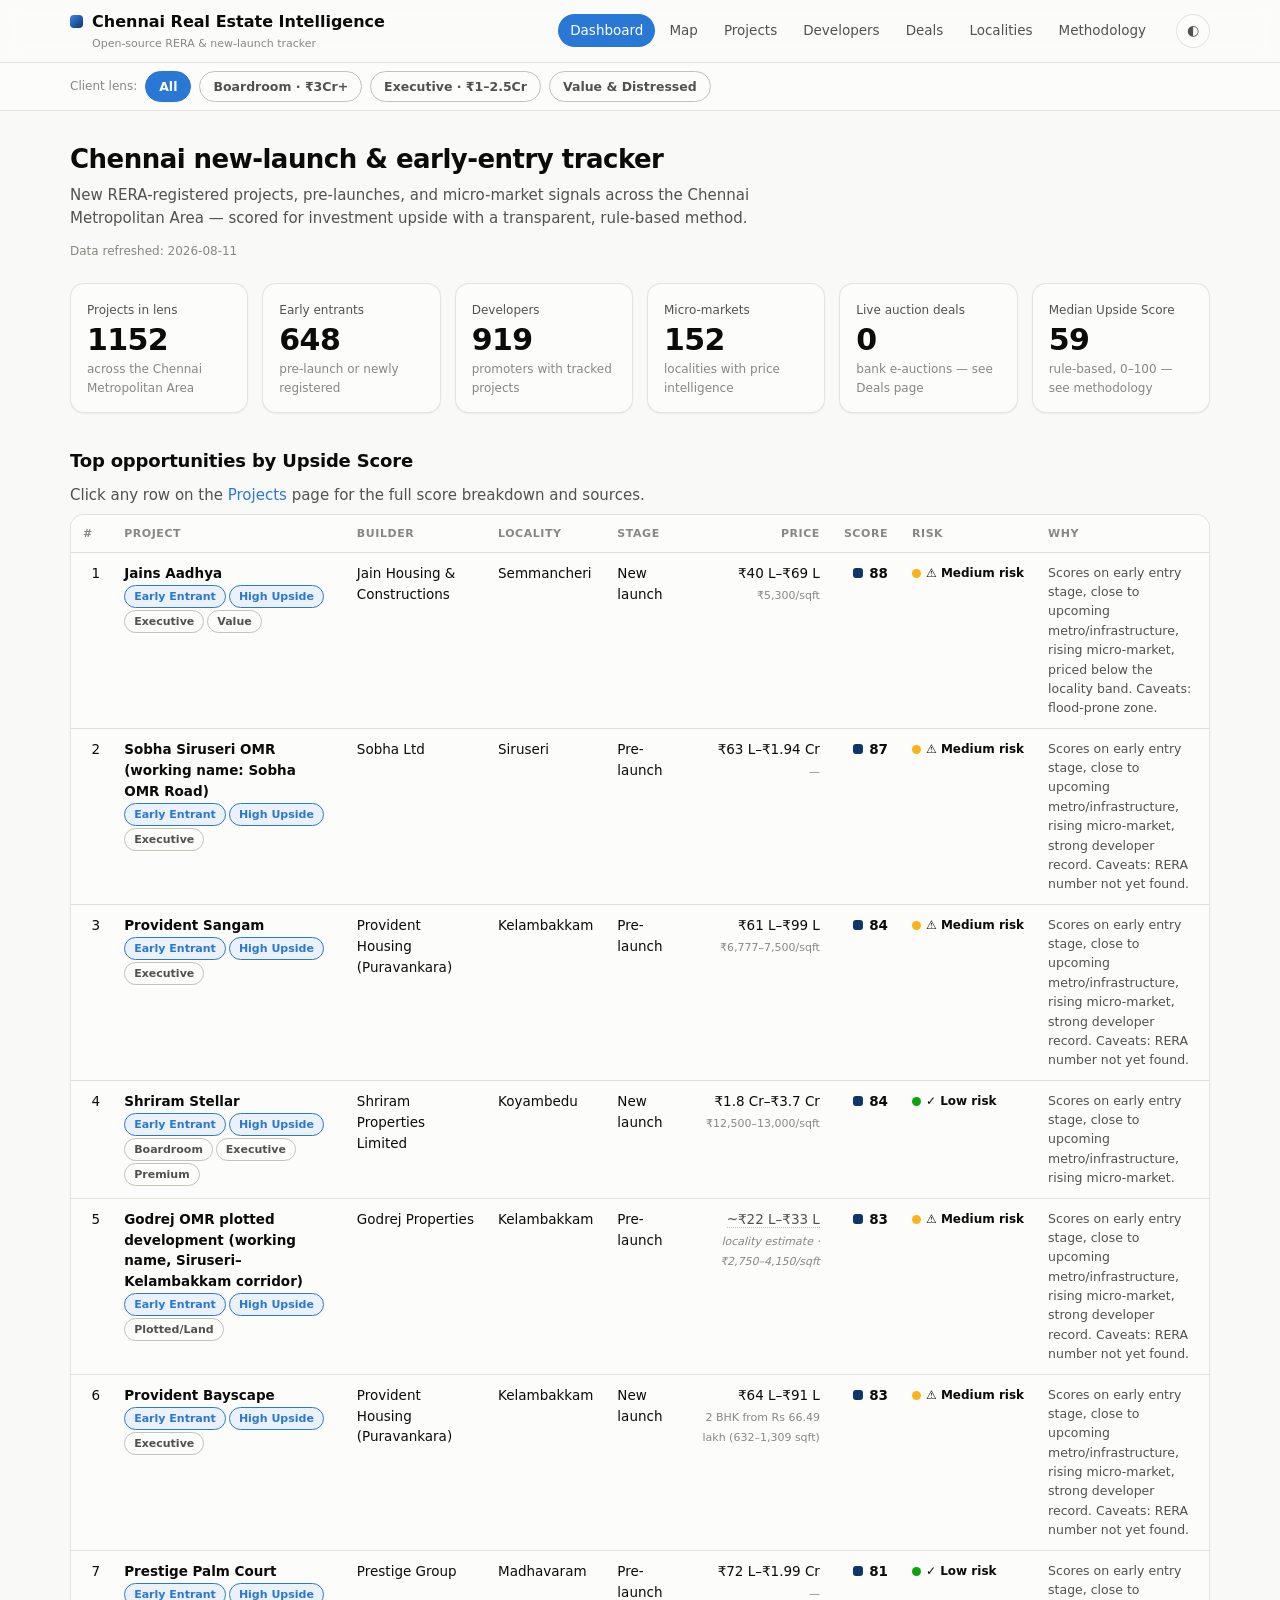
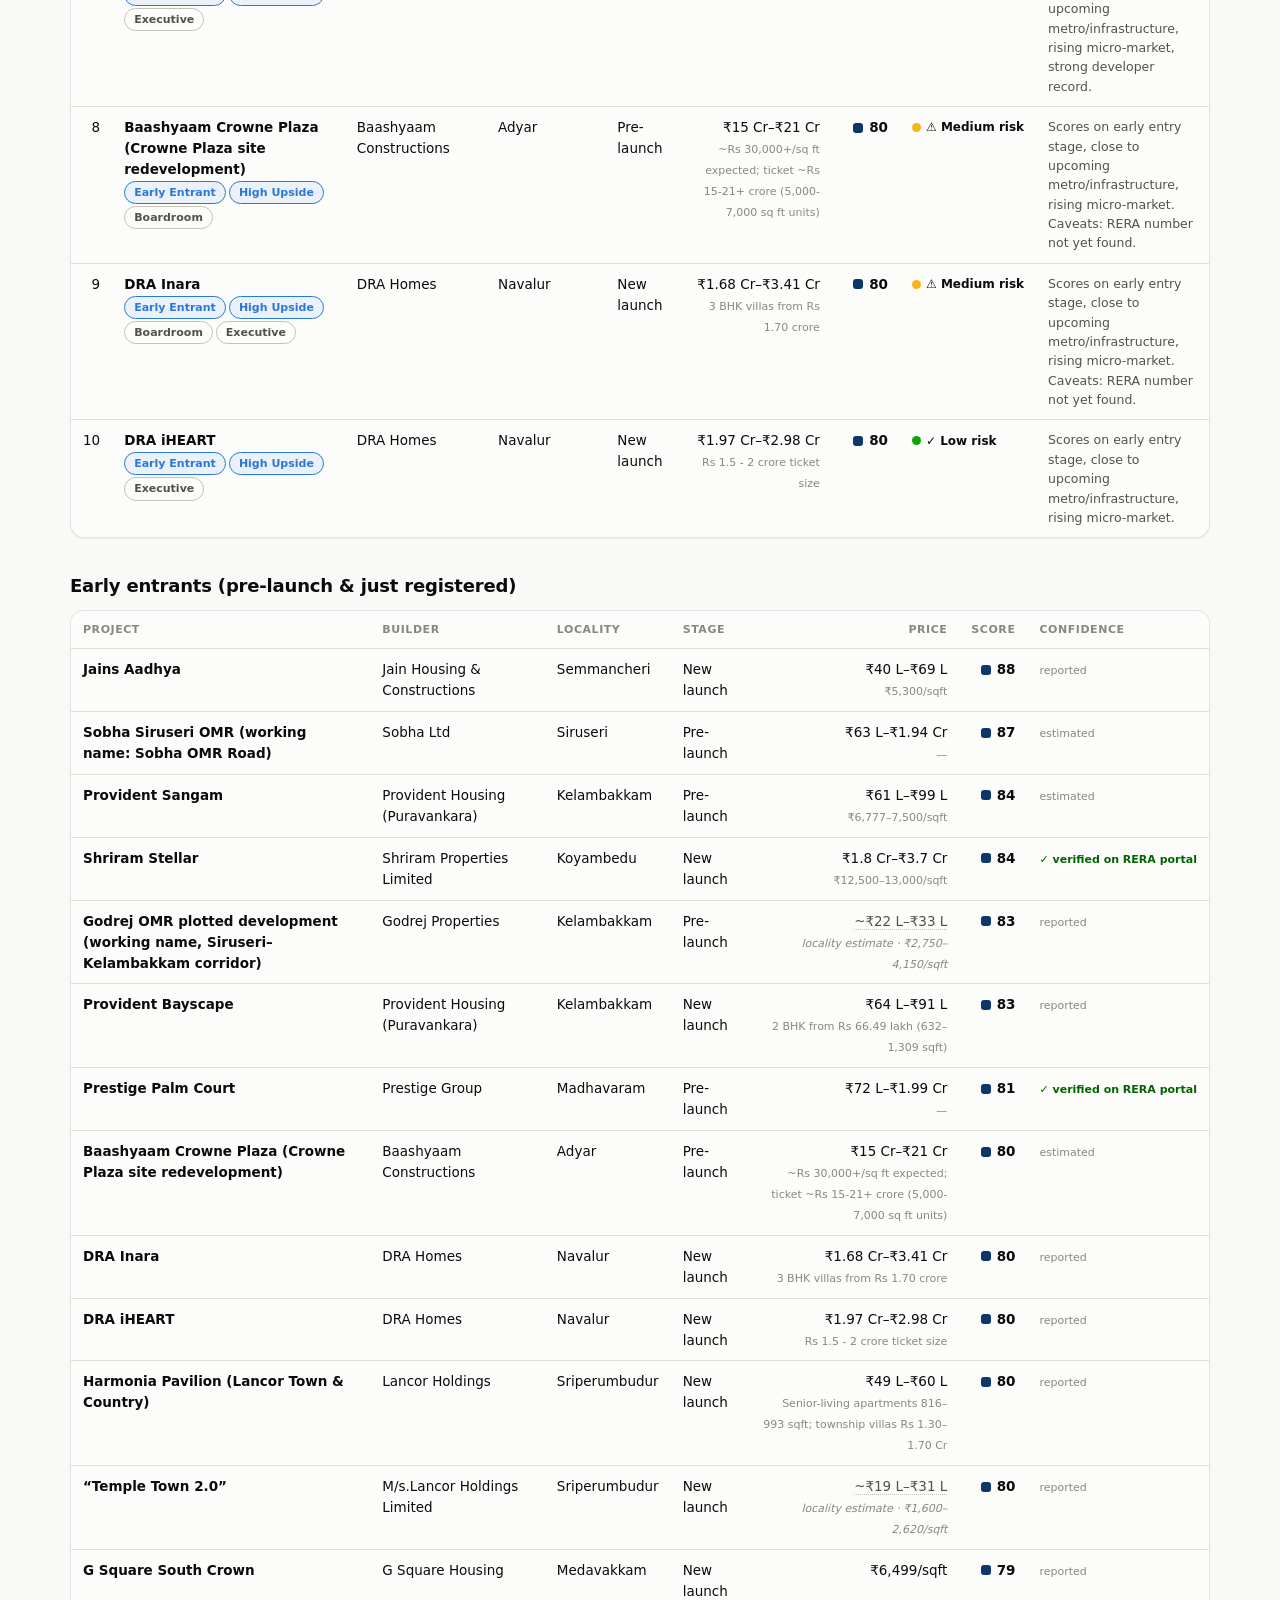
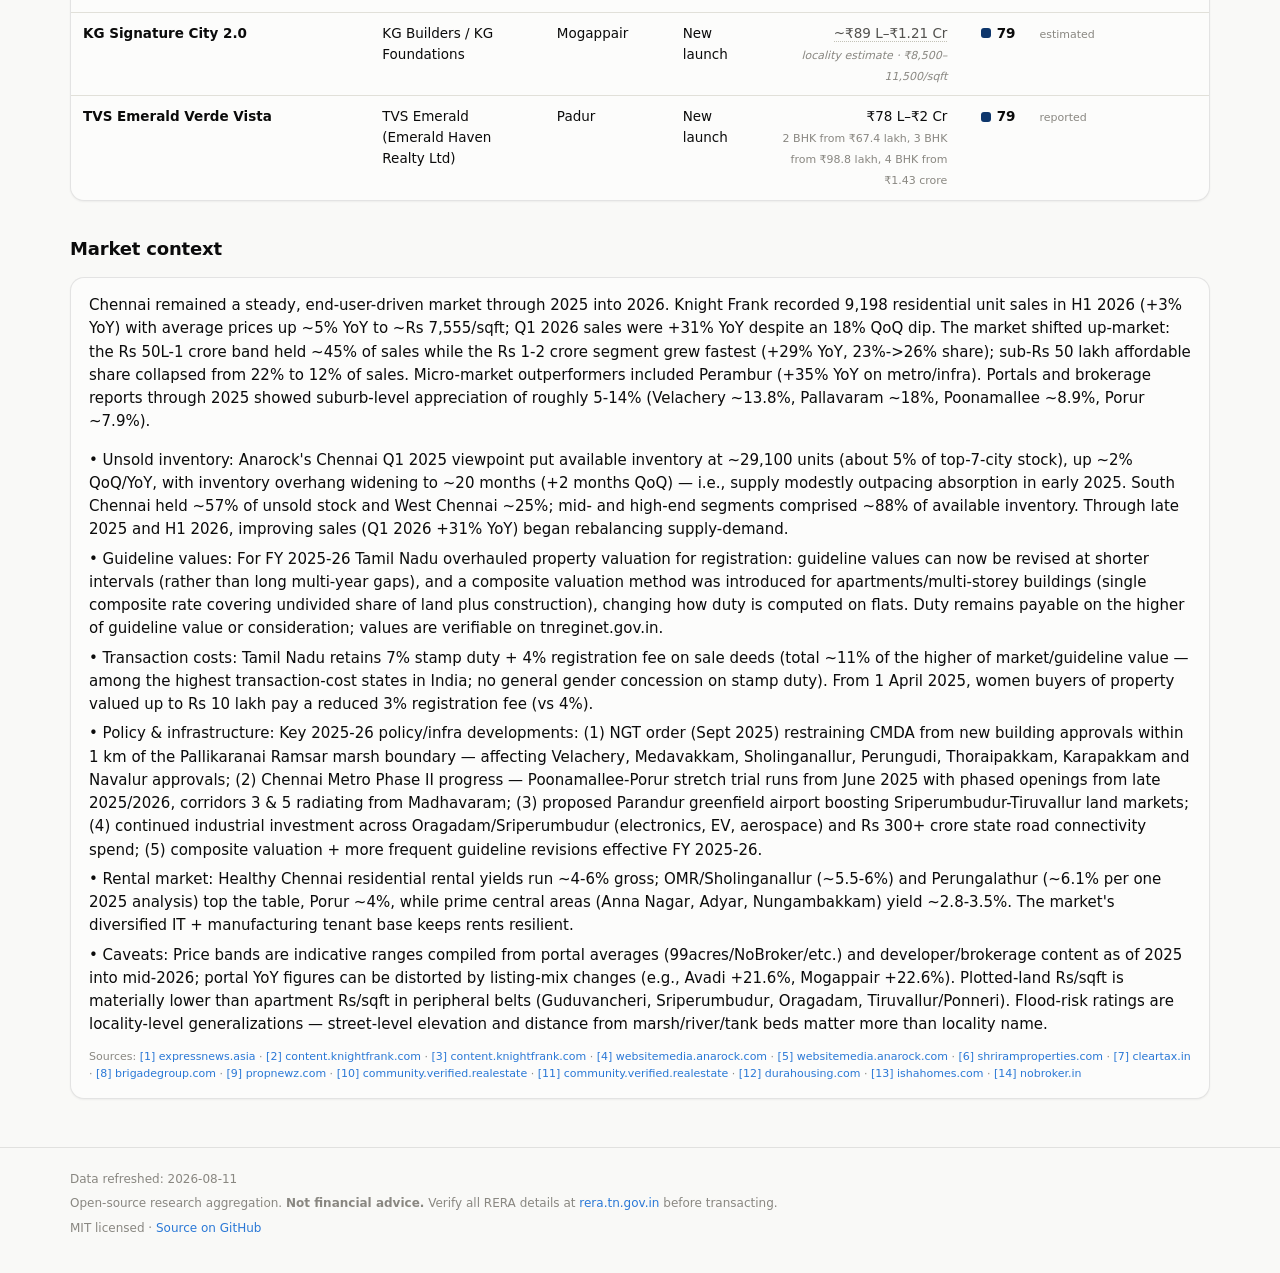
<file: docs/index.html>
<!DOCTYPE html>
<html lang="en">
<head>
<meta charset="utf-8">
<meta name="viewport" content="width=device-width, initial-scale=1">
<link rel="icon" href="data:image/svg+xml,<svg xmlns=%22http://www.w3.org/2000/svg%22 viewBox=%220 0 100 100%22><text y=%22.9em%22 font-size=%2290%22>🏙️</text></svg>">
<title>Chennai Real Estate Intelligence</title>
<meta name="description" content="Open-source tracker of new RERA-registered projects, launches, and early-entry real estate opportunities in Chennai.">
<link rel="stylesheet" href="assets/style.css">
</head>
<body>
<header class="site"><div class="wrap">
  <div class="brand">Chennai Real Estate Intelligence<small>Open-source RERA &amp; new-launch tracker</small></div>
  <nav class="main">
    <a href="index.html" class="active">Dashboard</a>
    <a href="map.html">Map</a>
    <a href="projects.html">Projects</a>
    <a href="developers.html">Developers</a>
    <a href="deals.html">Deals</a>
    <a href="localities.html">Localities</a>
    <a href="methodology.html">Methodology</a>
  </nav>
  <button class="theme-toggle" title="Toggle light/dark">◐</button>
</div></header>

<main class="wrap">
  <h1>Chennai new-launch &amp; early-entry tracker</h1>
  <p class="sub">New RERA-registered projects, pre-launches, and micro-market signals across the Chennai Metropolitan Area — scored for investment upside with a transparent, rule-based method.</p>
  <p class="refreshed"></p>

  <div class="tiles" id="tiles"></div>

  <h2>Top opportunities by Upside Score</h2>
  <p class="sub">Click any row on the <a href="projects.html">Projects</a> page for the full score breakdown and sources.</p>
  <div class="table-scroll"><table id="topTable">
    <thead><tr>
      <th>#</th><th>Project</th><th>Builder</th><th>Locality</th><th>Stage</th>
      <th class="num">Price</th><th class="num">Score</th><th>Risk</th><th>Why</th>
    </tr></thead>
    <tbody></tbody>
  </table></div>

  <h2>Early entrants (pre-launch &amp; just registered)</h2>
  <div class="table-scroll"><table id="earlyTable">
    <thead><tr>
      <th>Project</th><th>Builder</th><th>Locality</th><th>Stage</th>
      <th class="num">Price</th><th class="num">Score</th><th>Confidence</th>
    </tr></thead>
    <tbody></tbody>
  </table></div>

  <h2>Market context</h2>
  <div class="card" id="marketContext"></div>
</main>

<footer class="site"><div class="wrap">
  <span class="refreshed"></span>
  <span>Open-source research aggregation. <strong>Not financial advice.</strong> Verify all RERA details at <a href="https://rera.tn.gov.in" target="_blank" rel="noopener">rera.tn.gov.in</a> before transacting.</span>
  <span>MIT licensed · <a href="https://github.com/SnuggieMsk/rstate" target="_blank" rel="noopener">Source on GitHub</a></span>
</div></footer>

<script src="assets/app.js"></script>
<script>
CRI.initTheme();
let DATA = null;

function render() {
  const { projects, localities, distressed, meta } = DATA;
  const devCount = new Set(projects.filter(p => p.developer).map(p => p.developer)).size;
  const active = projects.filter(p => CRI.isLive(p) && CRI.matchesPersona(p));
  const early = active.filter(p => (p.tags || []).includes('Early Entrant'));
  const scored = active.filter(p => p.upside_score != null);
  const sortedScores = scored.map(p => p.upside_score).sort((a, b) => a - b);
  const med = sortedScores.length ? sortedScores[Math.floor(sortedScores.length / 2)] : null;
  const upcomingDeals = distressed.filter(d => d.record_type === 'auction' &&
    (!d.auction_date || d.auction_date >= new Date().toISOString().slice(0, 10))).length;

  document.getElementById('tiles').innerHTML = [
    ['Projects in lens', active.length, CRI.persona() === 'all' ? 'across the Chennai Metropolitan Area' : 'matching the selected client lens', 'projects.html'],
    ['Early entrants', early.length, 'pre-launch or newly registered', 'projects.html'],
    ['Developers', devCount, 'promoters with tracked projects', 'developers.html'],
    ['Micro-markets', localities.length, 'localities with price intelligence', 'localities.html'],
    ['Live auction deals', upcomingDeals, 'bank e-auctions — see Deals page', 'deals.html'],
    ['Median Upside Score', med == null ? '—' : med, 'rule-based, 0–100 — see methodology', 'methodology.html'],
  ].map(([k, v, s, href]) => `<a class="tile" href="${href}"><span class="k">${k}</span><span class="v" style="display:block">${v}</span><span class="s" style="display:block">${s}</span></a>`).join('');

  const top = [...scored].sort((a, b) => b.upside_score - a.upside_score).slice(0, 10);
  document.querySelector('#topTable tbody').innerHTML = top.map((p, i) =>
    `<tr><td class="num">${i + 1}</td>
     <td><strong>${p.name}</strong><br>${CRI.tagsHTML(p.tags)}</td>
     <td>${p.promoter || '—'}</td><td>${p.locality}</td><td>${CRI.stageLabel(p.stage)}</td>
     <td class="num">${CRI.priceCell(p)}</td>
     <td class="num">${CRI.scoreHTML(p.upside_score)}</td>
     <td>${CRI.riskHTML(p.risk)}</td>
     <td style="max-width:260px;font-size:12.5px;color:var(--text-secondary)">${p.score_rationale || ''}</td></tr>`
  ).join('') || '<tr><td colspan="9" class="conf">No projects match this lens yet.</td></tr>';

  const earlySorted = [...early].sort((a, b) => (b.upside_score || 0) - (a.upside_score || 0)).slice(0, 15);
  document.querySelector('#earlyTable tbody').innerHTML = earlySorted.map(p =>
    `<tr><td><strong>${p.name}</strong></td><td>${p.promoter || '—'}</td><td>${p.locality}</td>
     <td>${CRI.stageLabel(p.stage)}</td><td class="num">${CRI.priceCell(p)}</td>
     <td class="num">${CRI.scoreHTML(p.upside_score)}</td><td>${CRI.confHTML(p.data_confidence)}</td></tr>`
  ).join('') || '<tr><td colspan="7" class="conf">No early entrants in this lens.</td></tr>';

  const mc = meta.market_context || {};
  document.getElementById('marketContext').innerHTML =
    (mc.summary ? `<p style="margin-top:0">${mc.summary}</p>` : '') +
    (mc.points || []).map(pt => `<p style="margin:6px 0">• ${pt}</p>`).join('') +
    (mc.sources && mc.sources.length ? `<p class="conf" style="margin-bottom:0">Sources: ${CRI.sourcesHTML(mc.sources)}</p>` : '');
}

CRI.initPersonaBar(() => DATA && render());
CRI.skeletons('tiles', 'tile', 5);
document.querySelector('#topTable tbody').innerHTML =
  '<tr><td colspan="9"><div class="skel skel-row"></div><div class="skel skel-row"></div><div class="skel skel-row"></div></td></tr>';
CRI.loadAll().then(data => {
  DATA = data;
  CRI.setRefreshed(data.meta);
  render();
}).catch(e => {
  document.getElementById('tiles').innerHTML = '<div class="card">Could not load data files: ' + e.message + '</div>';
});
</script>
</body>
</html>
</file>
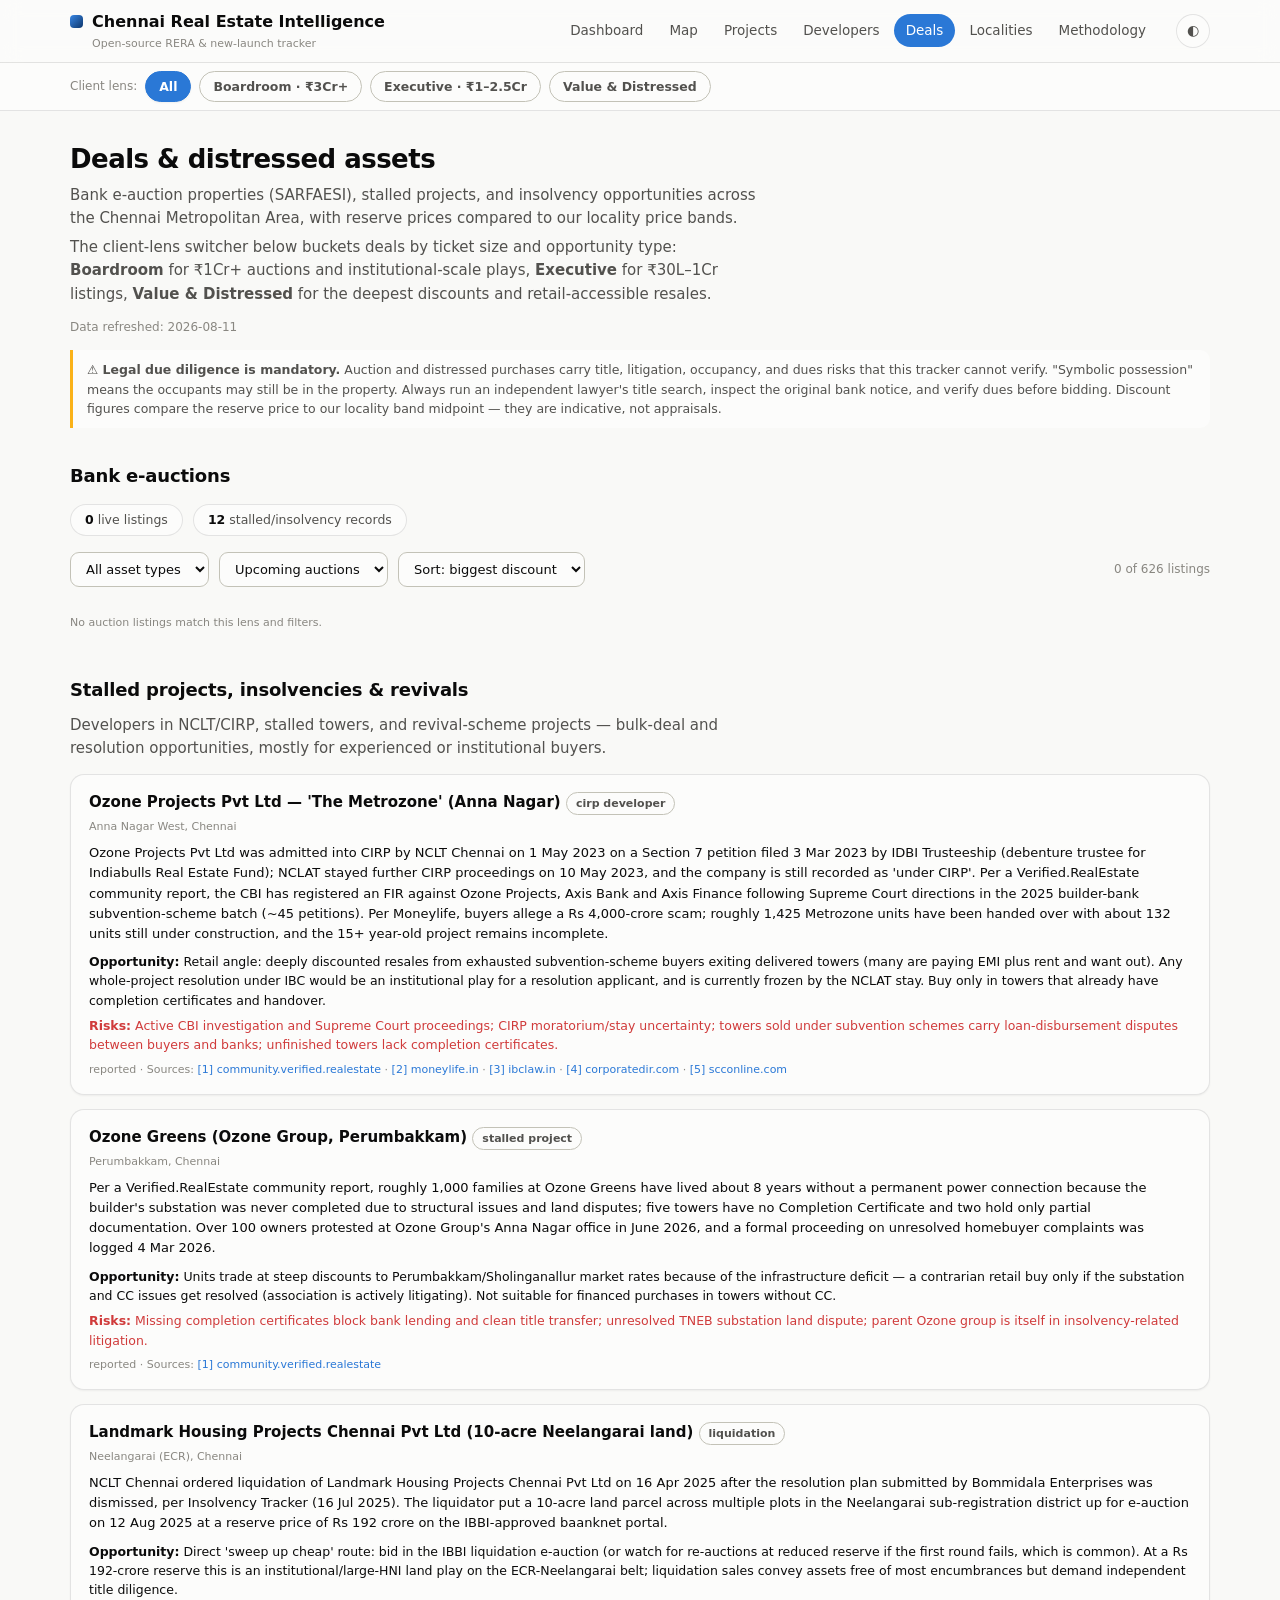
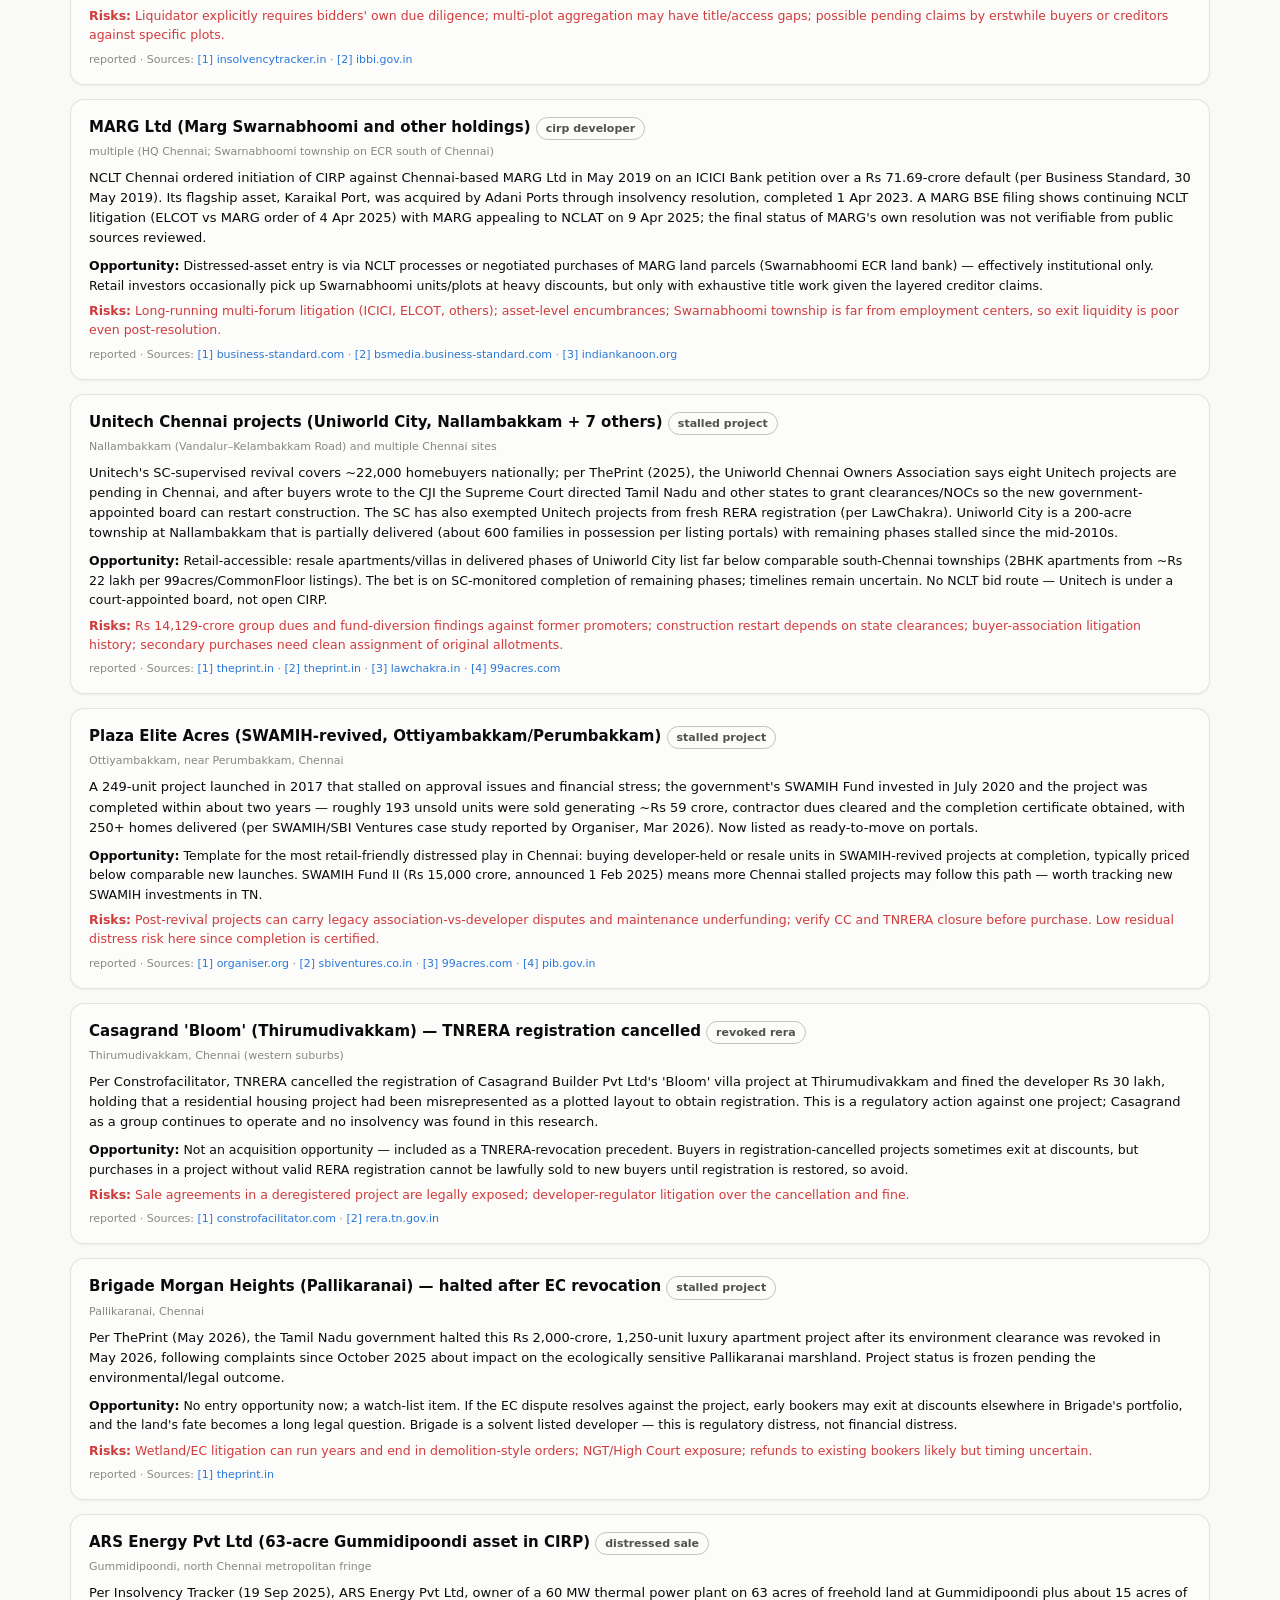
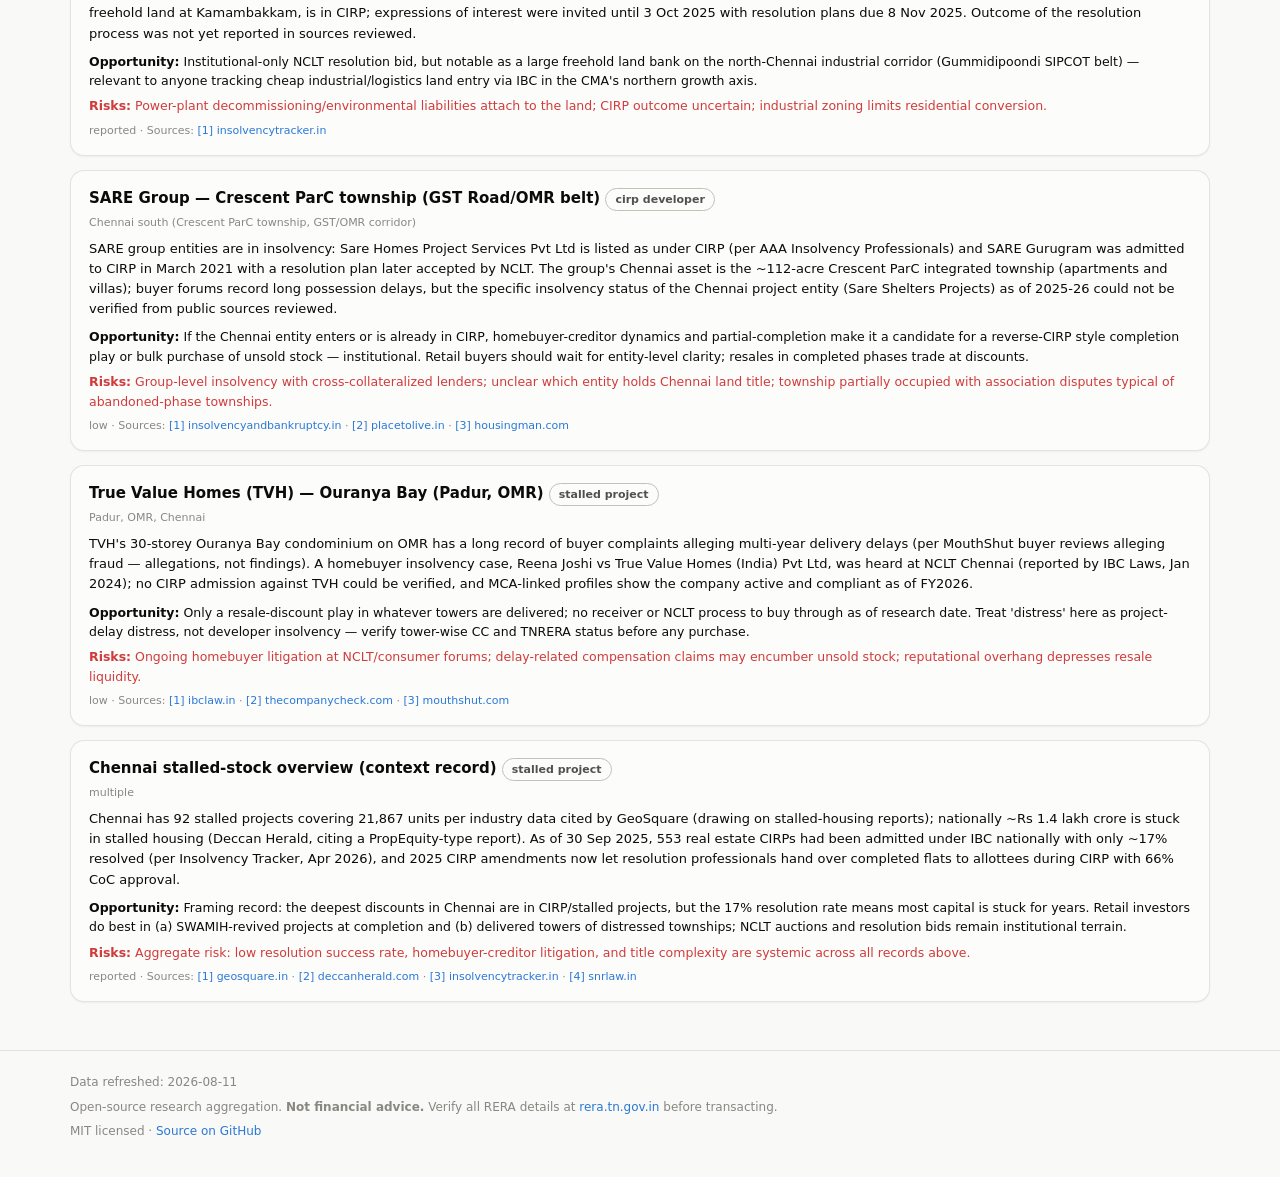
<file: docs/deals.html>
<!DOCTYPE html>
<html lang="en">
<head>
<meta charset="utf-8">
<meta name="viewport" content="width=device-width, initial-scale=1">
<link rel="icon" href="data:image/svg+xml,<svg xmlns=%22http://www.w3.org/2000/svg%22 viewBox=%220 0 100 100%22><text y=%22.9em%22 font-size=%2290%22>🏙️</text></svg>">
<title>Deals & Distressed — Chennai Real Estate Intelligence</title>
<link rel="stylesheet" href="assets/style.css">
</head>
<body>
<header class="site"><div class="wrap">
  <div class="brand">Chennai Real Estate Intelligence<small>Open-source RERA &amp; new-launch tracker</small></div>
  <nav class="main">
    <a href="index.html">Dashboard</a>
    <a href="map.html">Map</a>
    <a href="projects.html">Projects</a>
    <a href="developers.html">Developers</a>
    <a href="deals.html" class="active">Deals</a>
    <a href="localities.html">Localities</a>
    <a href="methodology.html">Methodology</a>
  </nav>
  <button class="theme-toggle" title="Toggle light/dark">◐</button>
</div></header>

<main class="wrap">
  <h1>Deals &amp; distressed assets</h1>
  <p class="sub">Bank e-auction properties (SARFAESI), stalled projects, and insolvency opportunities across the Chennai Metropolitan Area, with reserve prices compared to our locality price bands.</p>
  <p class="sub">The client-lens switcher below buckets deals by ticket size and opportunity type: <strong>Boardroom</strong> for ₹1Cr+ auctions and institutional-scale plays, <strong>Executive</strong> for ₹30L–1Cr listings, <strong>Value &amp; Distressed</strong> for the deepest discounts and retail-accessible resales.</p>
  <p class="refreshed"></p>

  <div class="deal-notice"><strong>⚠ Legal due diligence is mandatory.</strong> Auction and distressed
  purchases carry title, litigation, occupancy, and dues risks that this tracker cannot verify.
  "Symbolic possession" means the occupants may still be in the property. Always run an independent
  lawyer's title search, inspect the original bank notice, and verify dues before bidding. Discount
  figures compare the reserve price to our locality band midpoint — they are indicative, not appraisals.</div>

  <h2>Bank e-auctions</h2>
  <div class="strip" id="dealStrip"></div>
  <div class="filters">
    <select id="fType"><option value="">All asset types</option></select>
    <select id="fStatus">
      <option value="active">Upcoming auctions</option>
      <option value="">All (incl. past-date)</option>
    </select>
    <select id="fSort">
      <option value="discount">Sort: biggest discount</option>
      <option value="date">Sort: auction date</option>
      <option value="price">Sort: reserve price</option>
    </select>
    <span class="count" id="fCount"></span>
  </div>
  <div class="deal-grid" id="auctionGrid"></div>
  <div id="moreWrap" style="text-align:center;margin:16px 0"></div>

  <h2>Stalled projects, insolvencies &amp; revivals</h2>
  <p class="sub">Developers in NCLT/CIRP, stalled towers, and revival-scheme projects — bulk-deal and resolution opportunities, mostly for experienced or institutional buyers.</p>
  <div id="stalledList"></div>
</main>

<footer class="site"><div class="wrap">
  <span class="refreshed"></span>
  <span>Open-source research aggregation. <strong>Not financial advice.</strong> Verify all RERA details at <a href="https://rera.tn.gov.in" target="_blank" rel="noopener">rera.tn.gov.in</a> before transacting.</span>
  <span>MIT licensed · <a href="https://github.com/SnuggieMsk/rstate" target="_blank" rel="noopener">Source on GitHub</a></span>
</div></footer>

<script src="assets/app.js"></script>
<script>
CRI.initTheme();
let AUC = [], STALLED = [], TODAY = new Date().toISOString().slice(0, 10);

function matchesPersona(d) {
  const cur = CRI.persona();
  return cur === 'all' || (d.persona_fit || []).includes(cur);
}

function render() {
  const typ = document.getElementById('fType').value;
  const st = document.getElementById('fStatus').value;
  const sort = document.getElementById('fSort').value;
  let rows = AUC.filter(d =>
    matchesPersona(d) &&
    (!typ || d.asset_type === typ) &&
    (!st || !d.auction_date || d.auction_date >= TODAY));
  rows.sort((a, b) => {
    if (sort === 'date') return (a.auction_date || '9999') < (b.auction_date || '9999') ? -1 : 1;
    if (sort === 'price') return (a.reserve_price_inr || 9e12) - (b.reserve_price_inr || 9e12);
    return (b.discount_pct ?? -99) - (a.discount_pct ?? -99);
  });
  document.getElementById('fCount').textContent = rows.length + ' of ' + AUC.length + ' listings';
  const slice = rows.slice(0, shown);
  const more = document.getElementById('moreWrap');
  const remaining = rows.length - slice.length;
  more.innerHTML = remaining > 0
    ? `<button id="moreBtn" class="more-btn">Show ${Math.min(PAGE, remaining)} more · ${remaining} remaining</button>`
    : (rows.length > PAGE ? `<span class="conf">All ${rows.length} shown</span>` : '');
  const btn = document.getElementById('moreBtn');
  if (btn) btn.addEventListener('click', () => { shown += PAGE; paintCards(rows); });
  paintCards(slice, true);
}

const PAGE = 60;
let shown = PAGE;

function paintCards(rows, isSlice) {
  if (!isSlice) { render(); return; }
  document.getElementById('auctionGrid').innerHTML = rows.map(d => {
    const expired = d.auction_date && d.auction_date < TODAY;
    const days = d.auction_date ? Math.ceil((new Date(d.auction_date) - new Date(TODAY)) / 86400000) : null;
    return `<div class="card deal-card${expired ? ' expired' : ''}">
      <h3>${d.title}</h3>
      <div class="conf">${d.locality} · ${d.asset_type}${d.bank ? ' · ' + d.bank : ''}</div>
      <div class="reserve">${CRI.money(d.reserve_price_inr)} <span class="conf">reserve</span></div>
      ${CRI.discountHTML(d)}
      <p style="font-size:12.5px;margin:8px 0 4px">
        ${d.auction_date ? '<strong>Auction:</strong> ' + d.auction_date +
          (expired ? ' <span class="conf">(date passed — watch for re-auction)</span>'
                   : days != null ? ` <span class="countdown">in ${days}d</span>` : '') + '<br>' : ''}
        ${d.area_sqft ? '<strong>Area:</strong> ' + CRI.fmtN(d.area_sqft) + ' sqft · ' : ''}
        <strong>Possession:</strong> ${d.possession || 'unknown'}
        ${d.emd_inr ? ' · <strong>EMD:</strong> ' + CRI.money(d.emd_inr) : ''}</p>
      ${d.possession === 'symbolic' ? '<span class="dd-flag">⚠ symbolic possession — occupancy risk</span>' : ''}
      <span class="dd-flag">title search required</span>
      <p class="conf" style="margin:8px 0 0">Sources: ${CRI.sourcesHTML(d.sources)} · last checked ${d.last_checked || '—'}</p>
    </div>`;
  }).join('') || '<p class="conf">No auction listings match this lens and filters.</p>';
}

function renderStalled() {
  const rows = STALLED.filter(matchesPersona);
  document.getElementById('stalledList').innerHTML = rows.map(d => `
    <div class="card">
      <h3 style="margin:0 0 2px;font-size:15px">${d.name}
        <span class="tag">${(d.record_type || '').replace(/-/g, ' ')}</span></h3>
      <div class="conf">${d.locality || ''}</div>
      <p style="font-size:13px;margin:8px 0">${d.status_2026 || ''}</p>
      ${d.opportunity_note ? '<p style="font-size:12.5px;margin:6px 0"><strong>Opportunity:</strong> ' + d.opportunity_note + '</p>' : ''}
      ${d.risk_note ? '<p style="font-size:12.5px;margin:6px 0;color:var(--status-critical)"><strong>Risks:</strong> ' + d.risk_note + '</p>' : ''}
      <p class="conf" style="margin:6px 0 0">${d.data_confidence || ''} · Sources: ${CRI.sourcesHTML(d.sources)}</p>
    </div>`).join('') || '<p class="conf">No stalled/insolvency records match this client lens.</p>';
}

function renderStrip() {
  const live = AUC.filter(d => !d.auction_date || d.auction_date >= TODAY);
  const discounts = live.map(d => d.discount_pct).filter(v => v != null).sort((a, b) => a - b);
  const median = discounts.length ? discounts[Math.floor(discounts.length / 2)] : null;
  const nextDate = live.map(d => d.auction_date).filter(Boolean).sort()[0];
  document.getElementById('dealStrip').innerHTML = [
    `<span class="chip"><strong>${live.length}</strong> live listings</span>`,
    median != null ? `<span class="chip">median discount <strong>~${median}%</strong> vs band</span>` : '',
    nextDate ? `<span class="chip">next auction <strong>${nextDate}</strong></span>` : '',
    `<span class="chip"><strong>${STALLED.length}</strong> stalled/insolvency records</span>`,
  ].join('');
}

CRI.initPersonaBar(() => { shown = PAGE; render(); renderStalled(); });
CRI.skeletons('auctionGrid', 'card', 6);
CRI.skeletons('stalledList', 'card', 2);

CRI.loadAll().then(({ distressed, meta }) => {
  CRI.setRefreshed(meta);
  AUC = distressed.filter(d => d.record_type === 'auction');
  STALLED = distressed.filter(d => d.record_type !== 'auction');
  renderStrip();
  const typeSel = document.getElementById('fType');
  [...new Set(AUC.map(d => d.asset_type).filter(Boolean))].sort().forEach(v => {
    const o = document.createElement('option'); o.textContent = v; typeSel.appendChild(o);
  });
  ['fType', 'fStatus', 'fSort'].forEach(id =>
    document.getElementById(id).addEventListener('input', () => { shown = PAGE; render(); }));
  render();
  renderStalled();
});
</script>
</body>
</html>
</file>
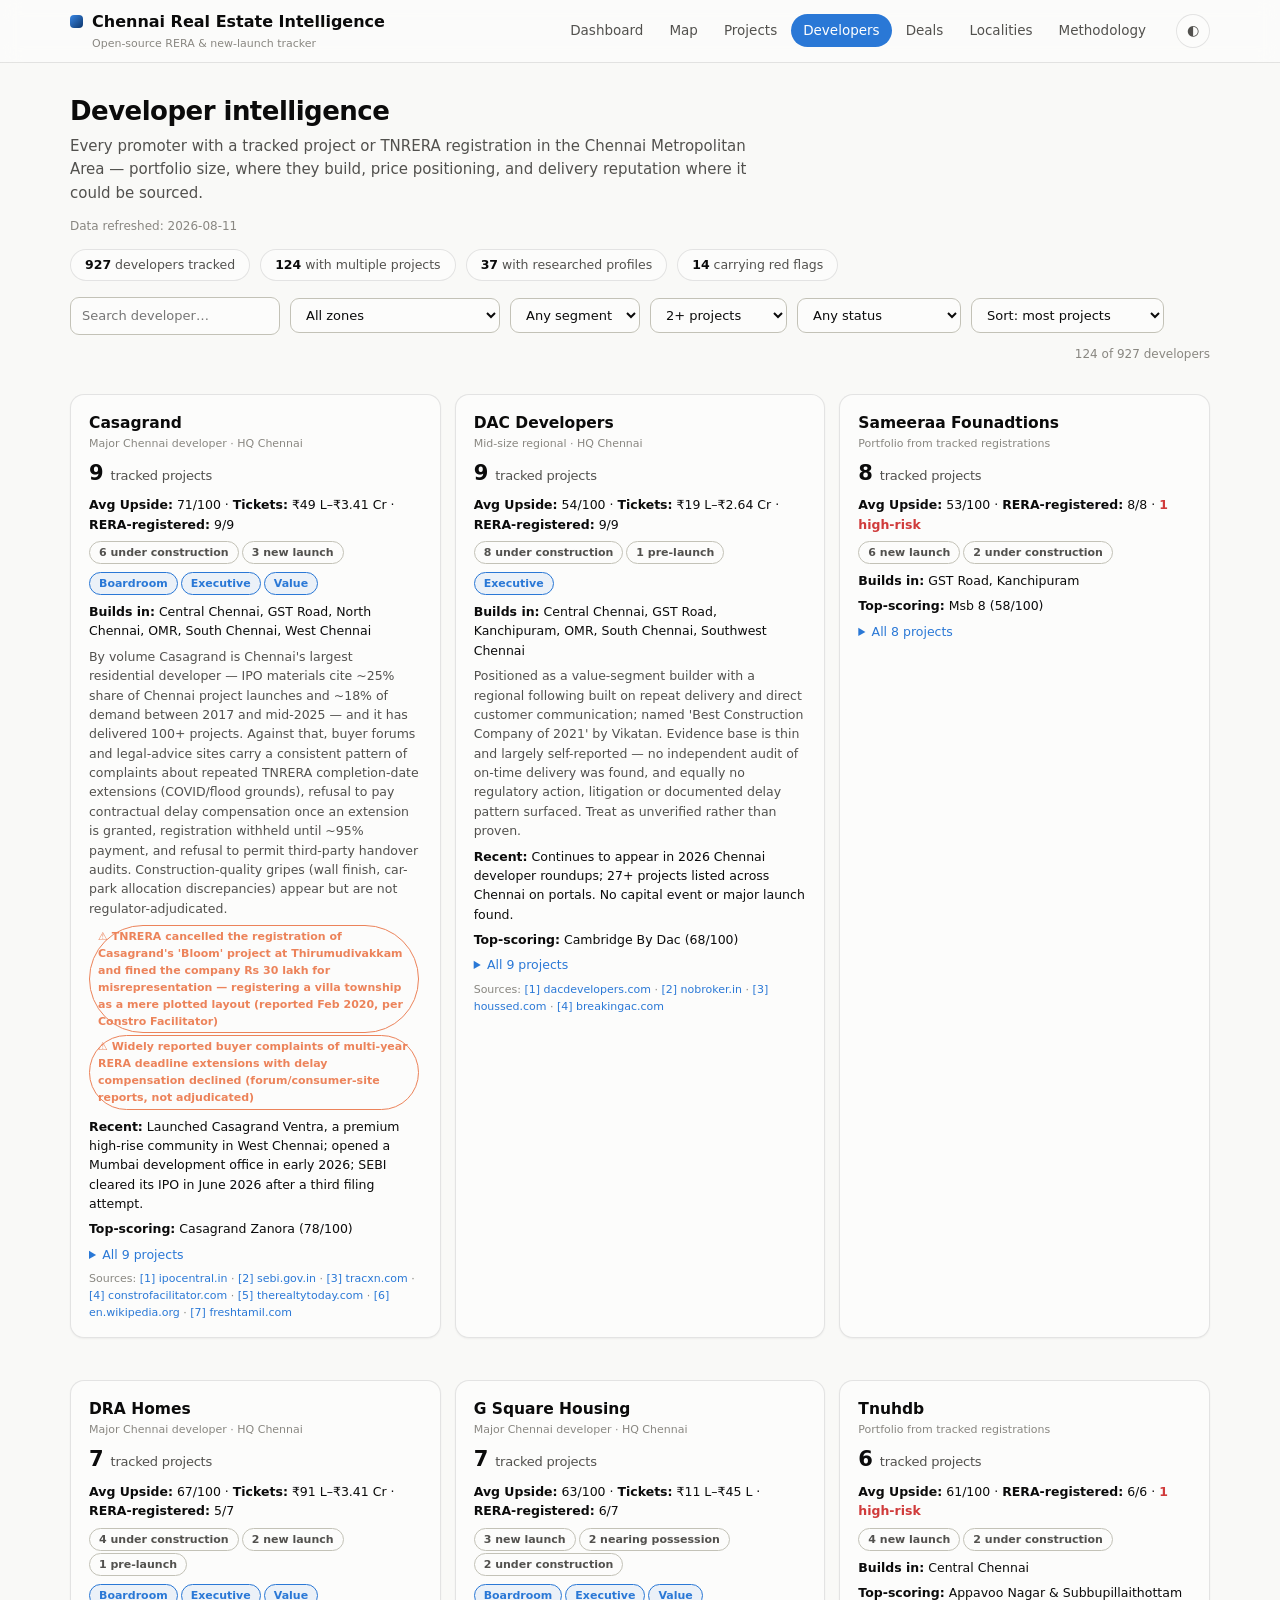
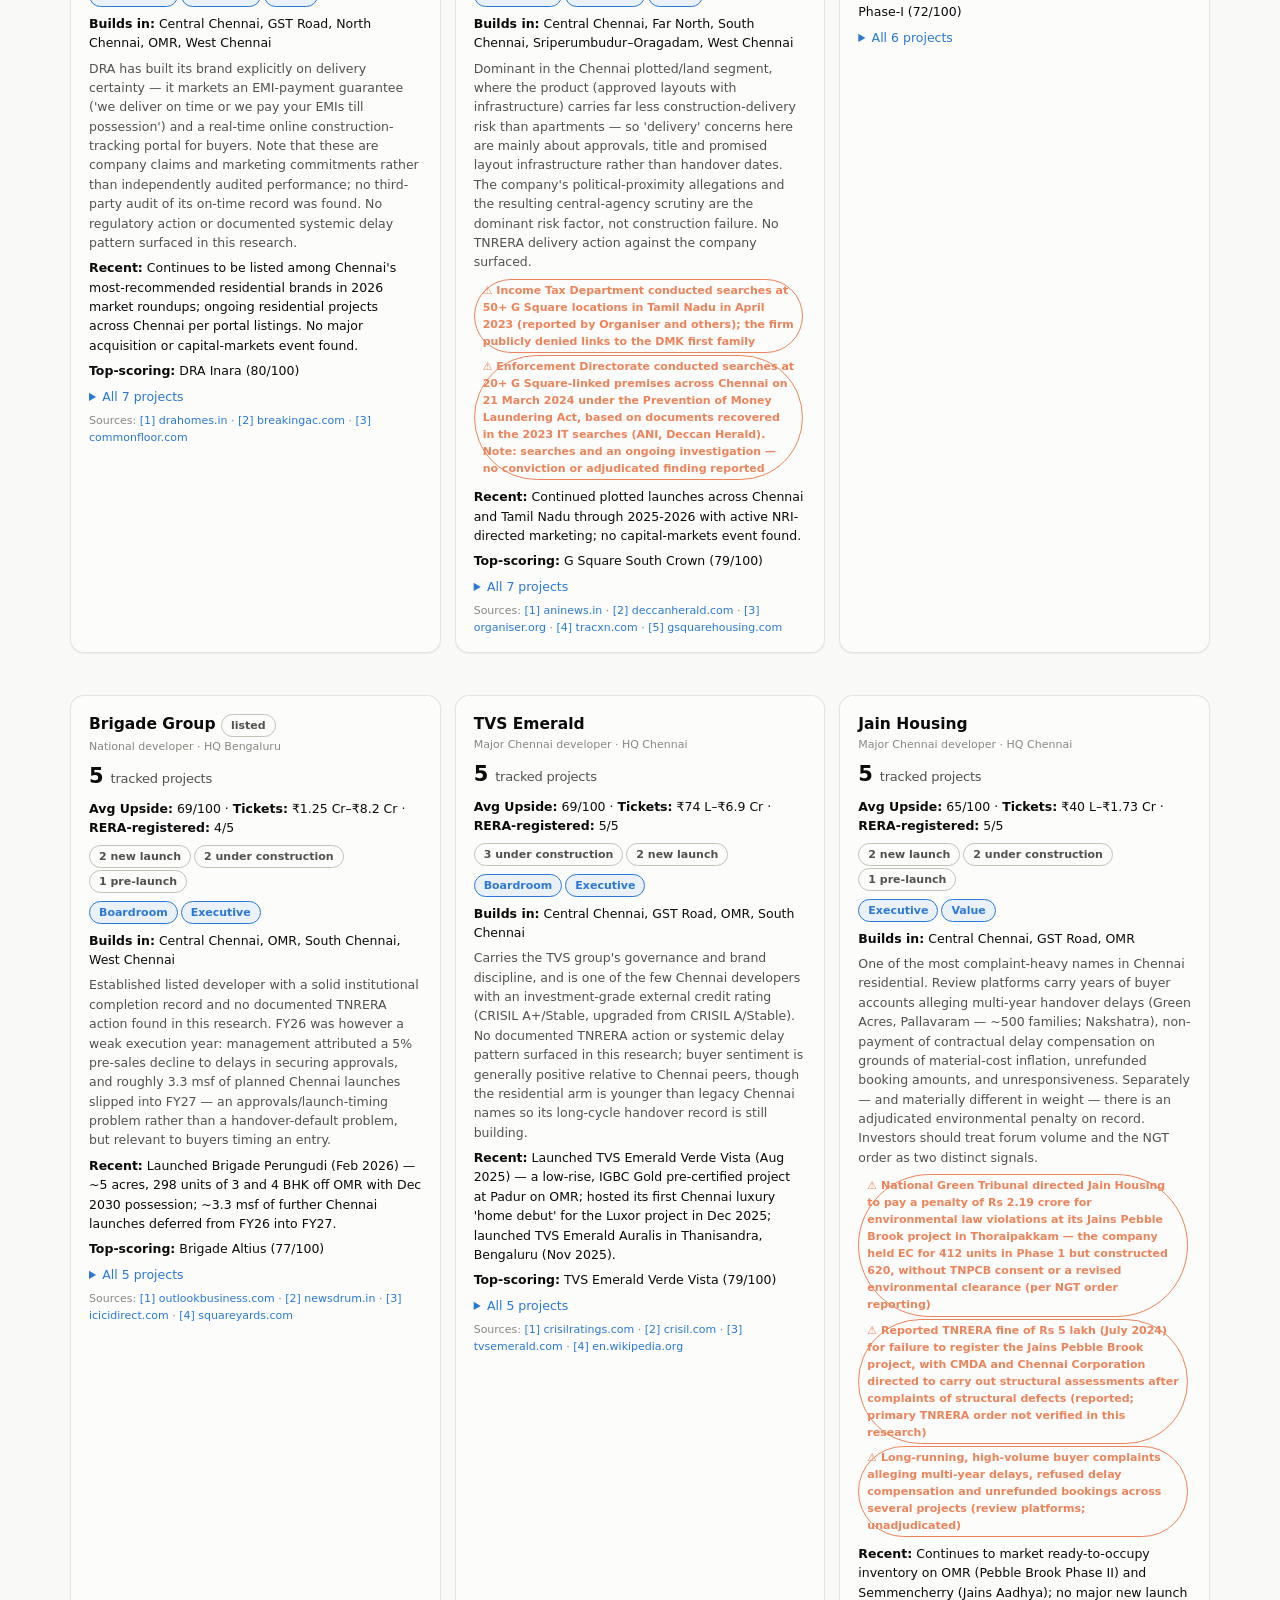
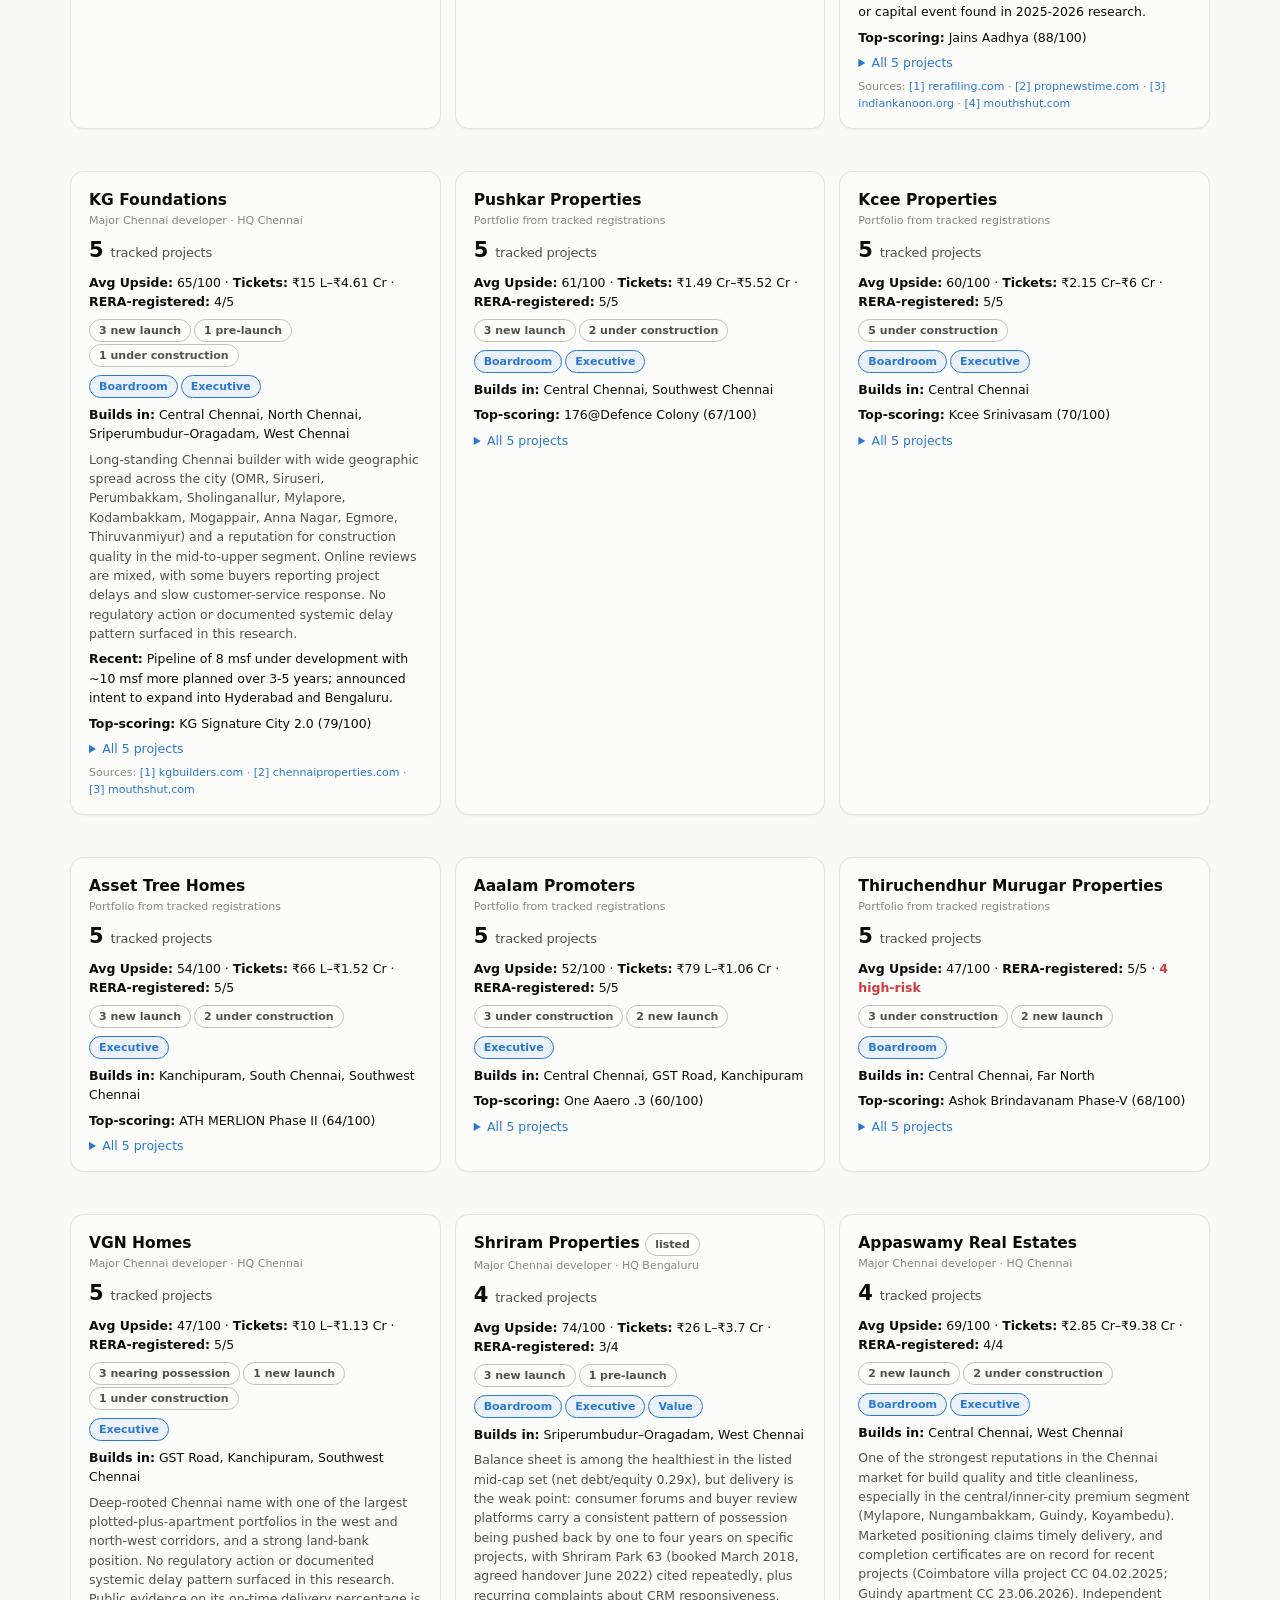
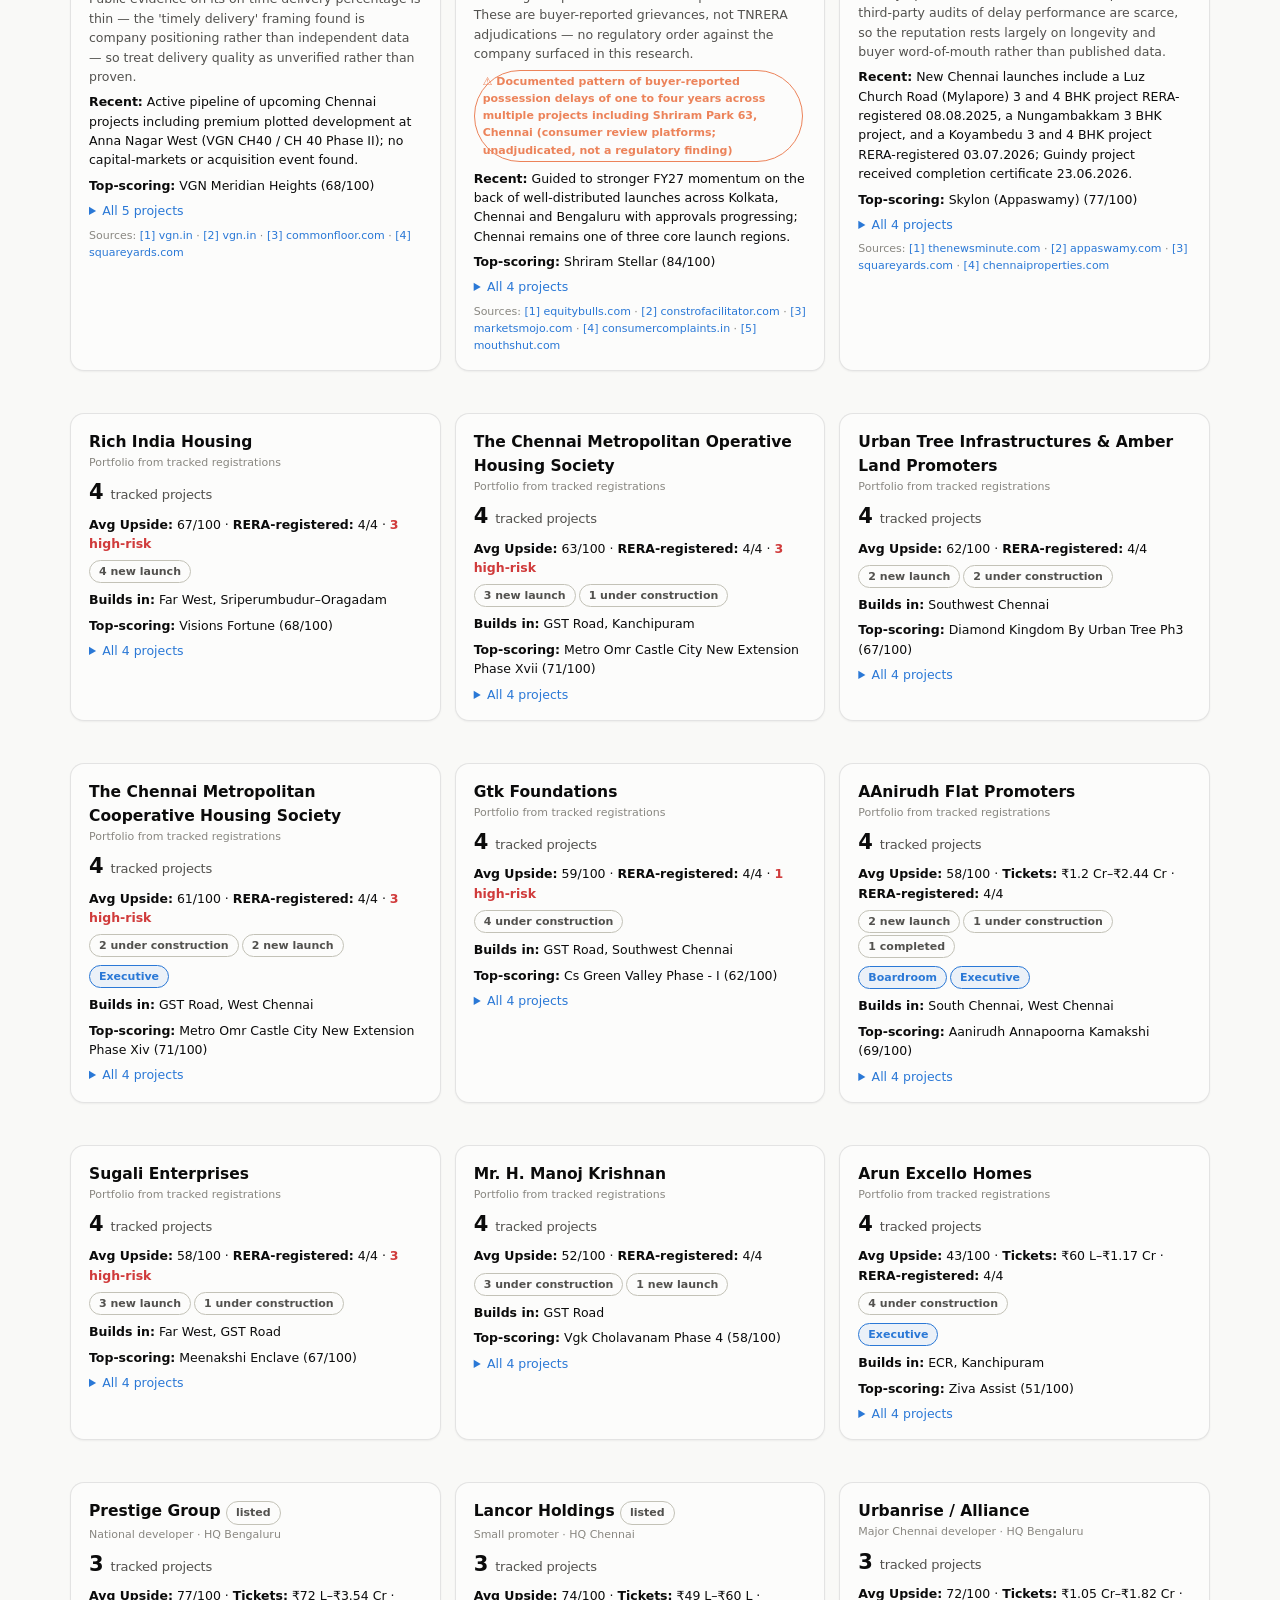
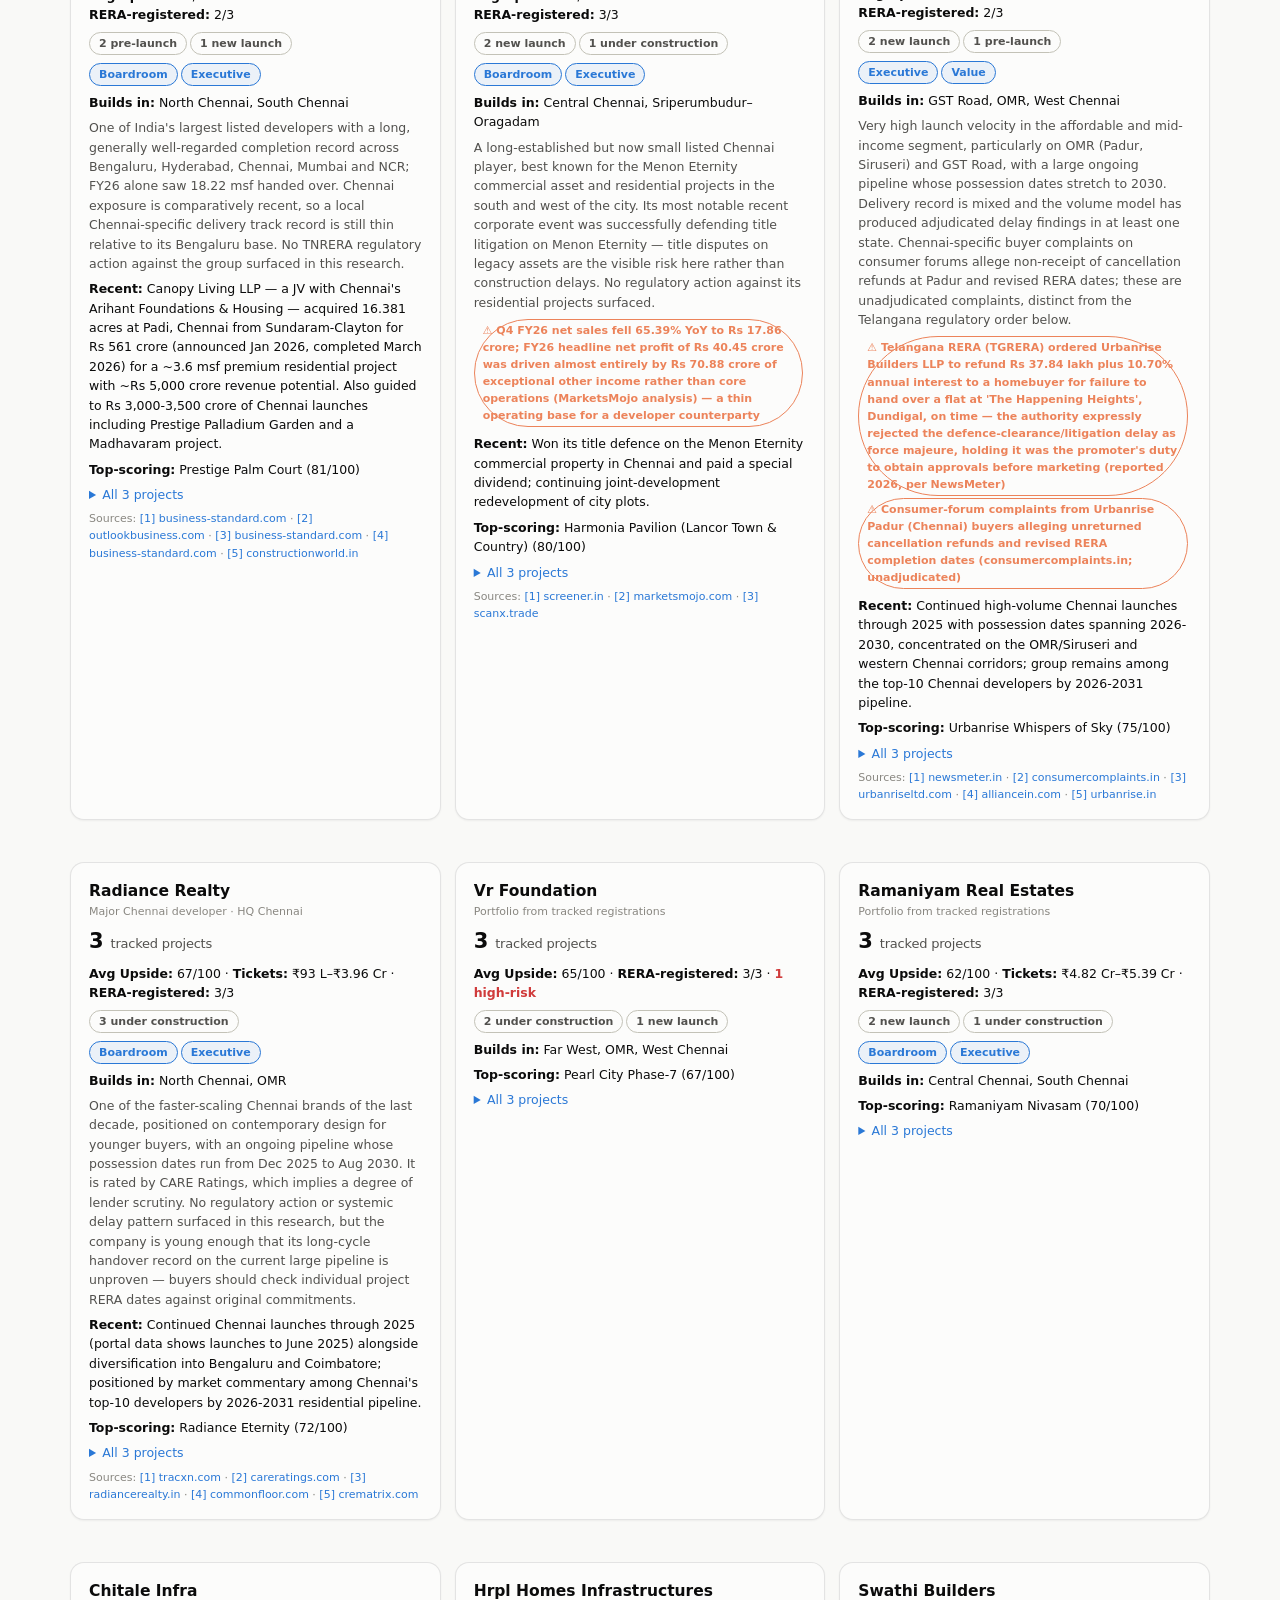
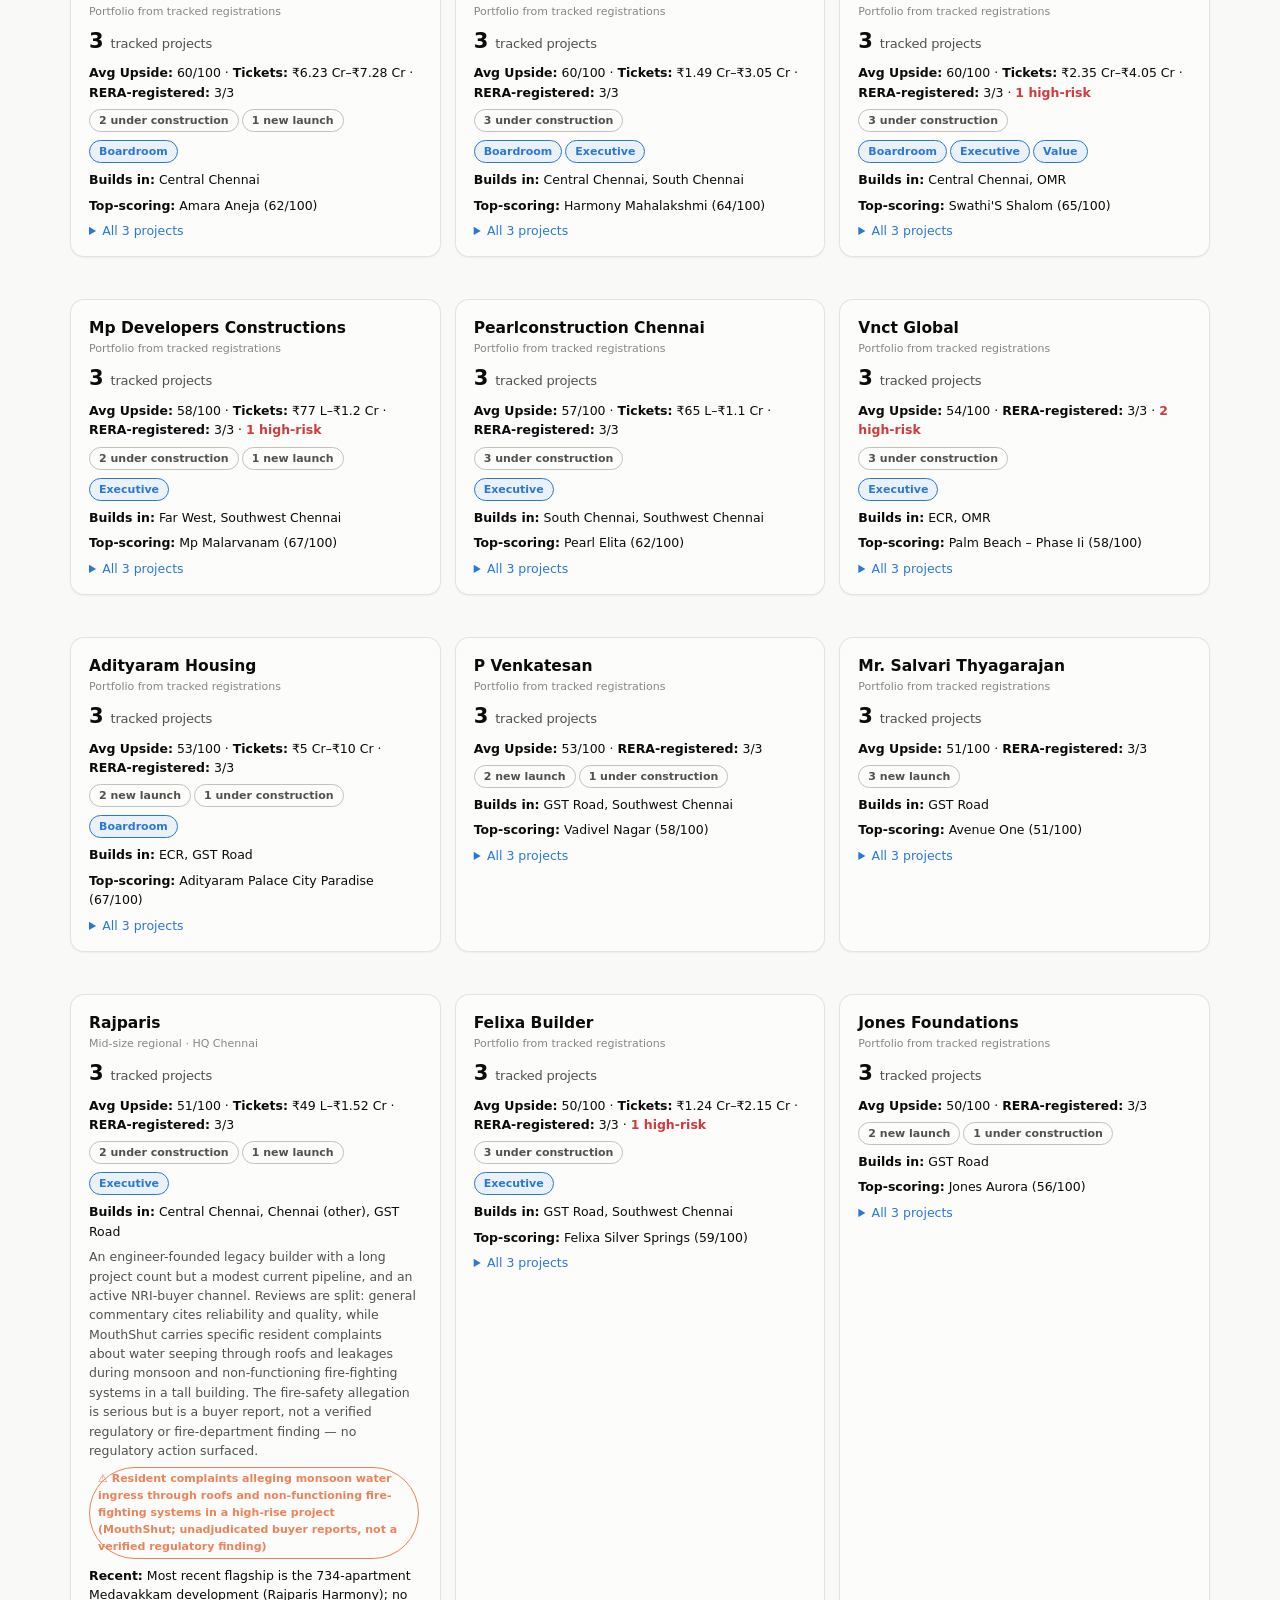
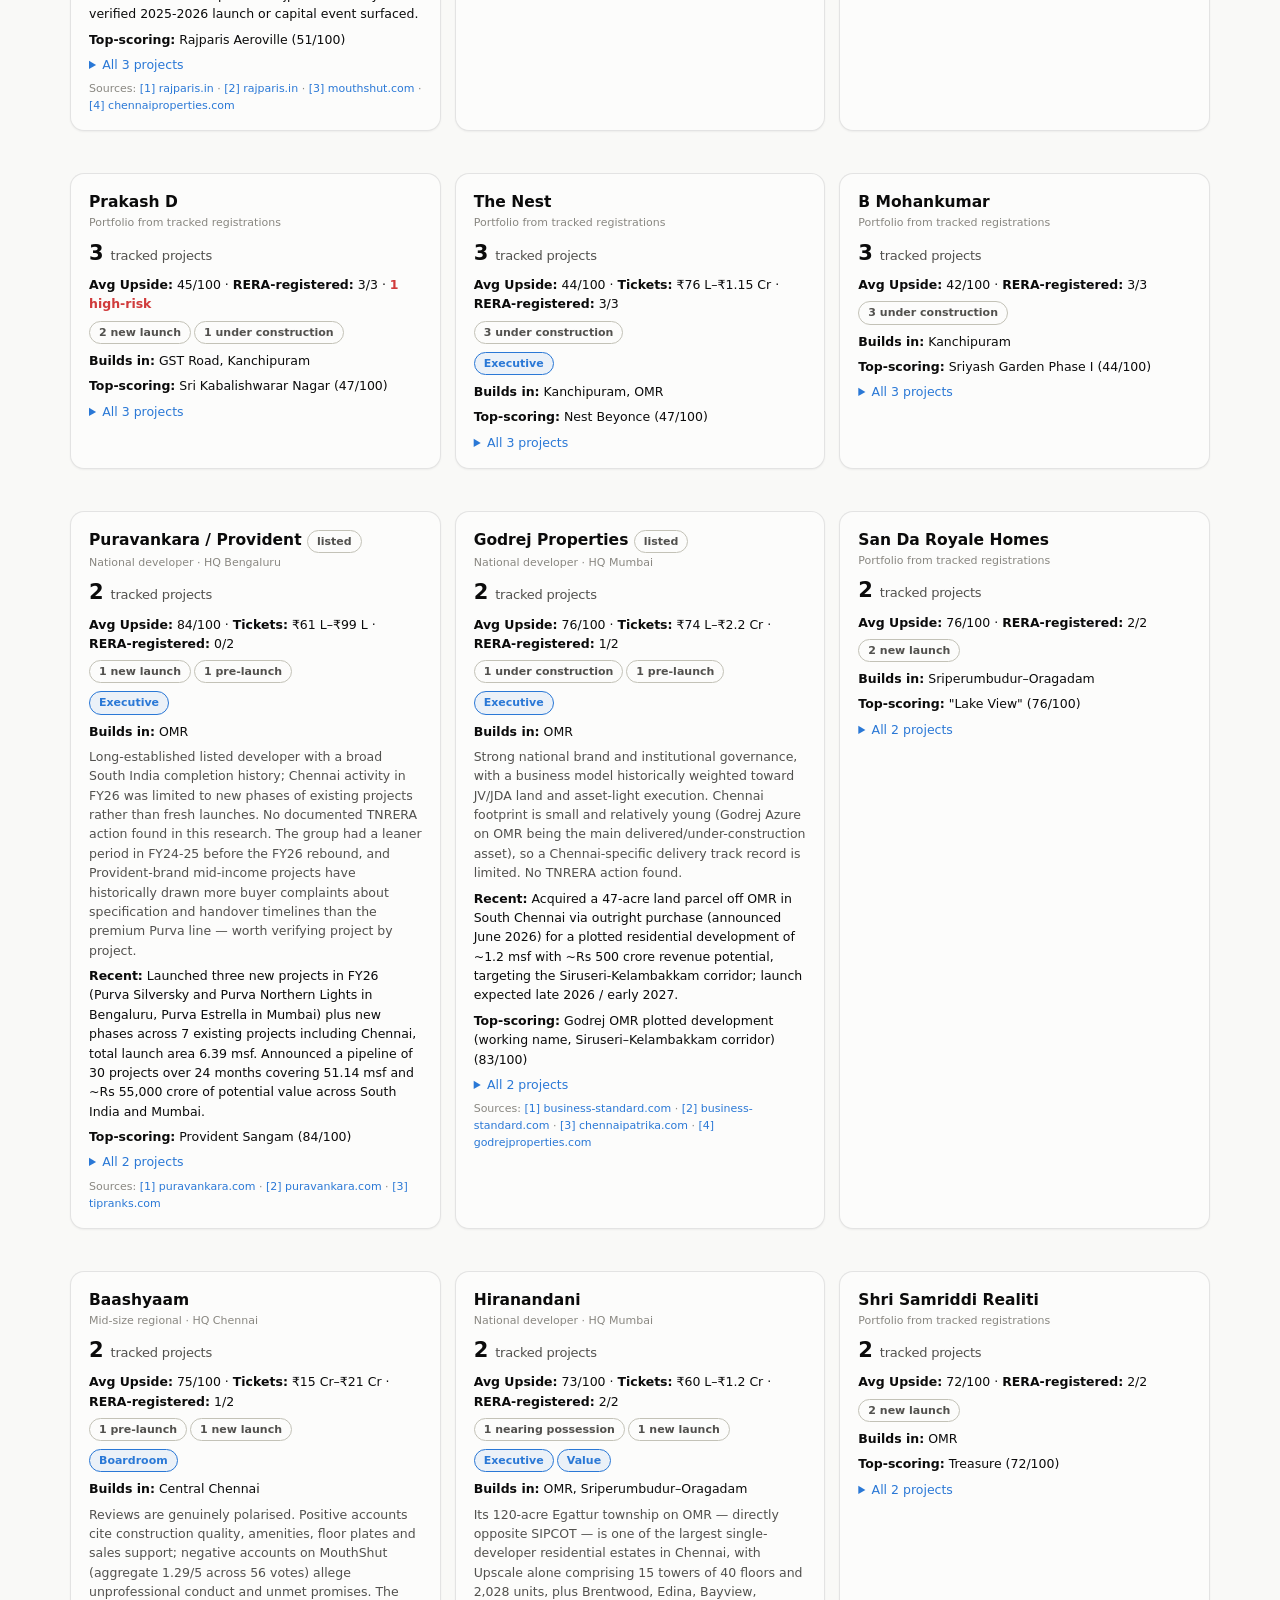
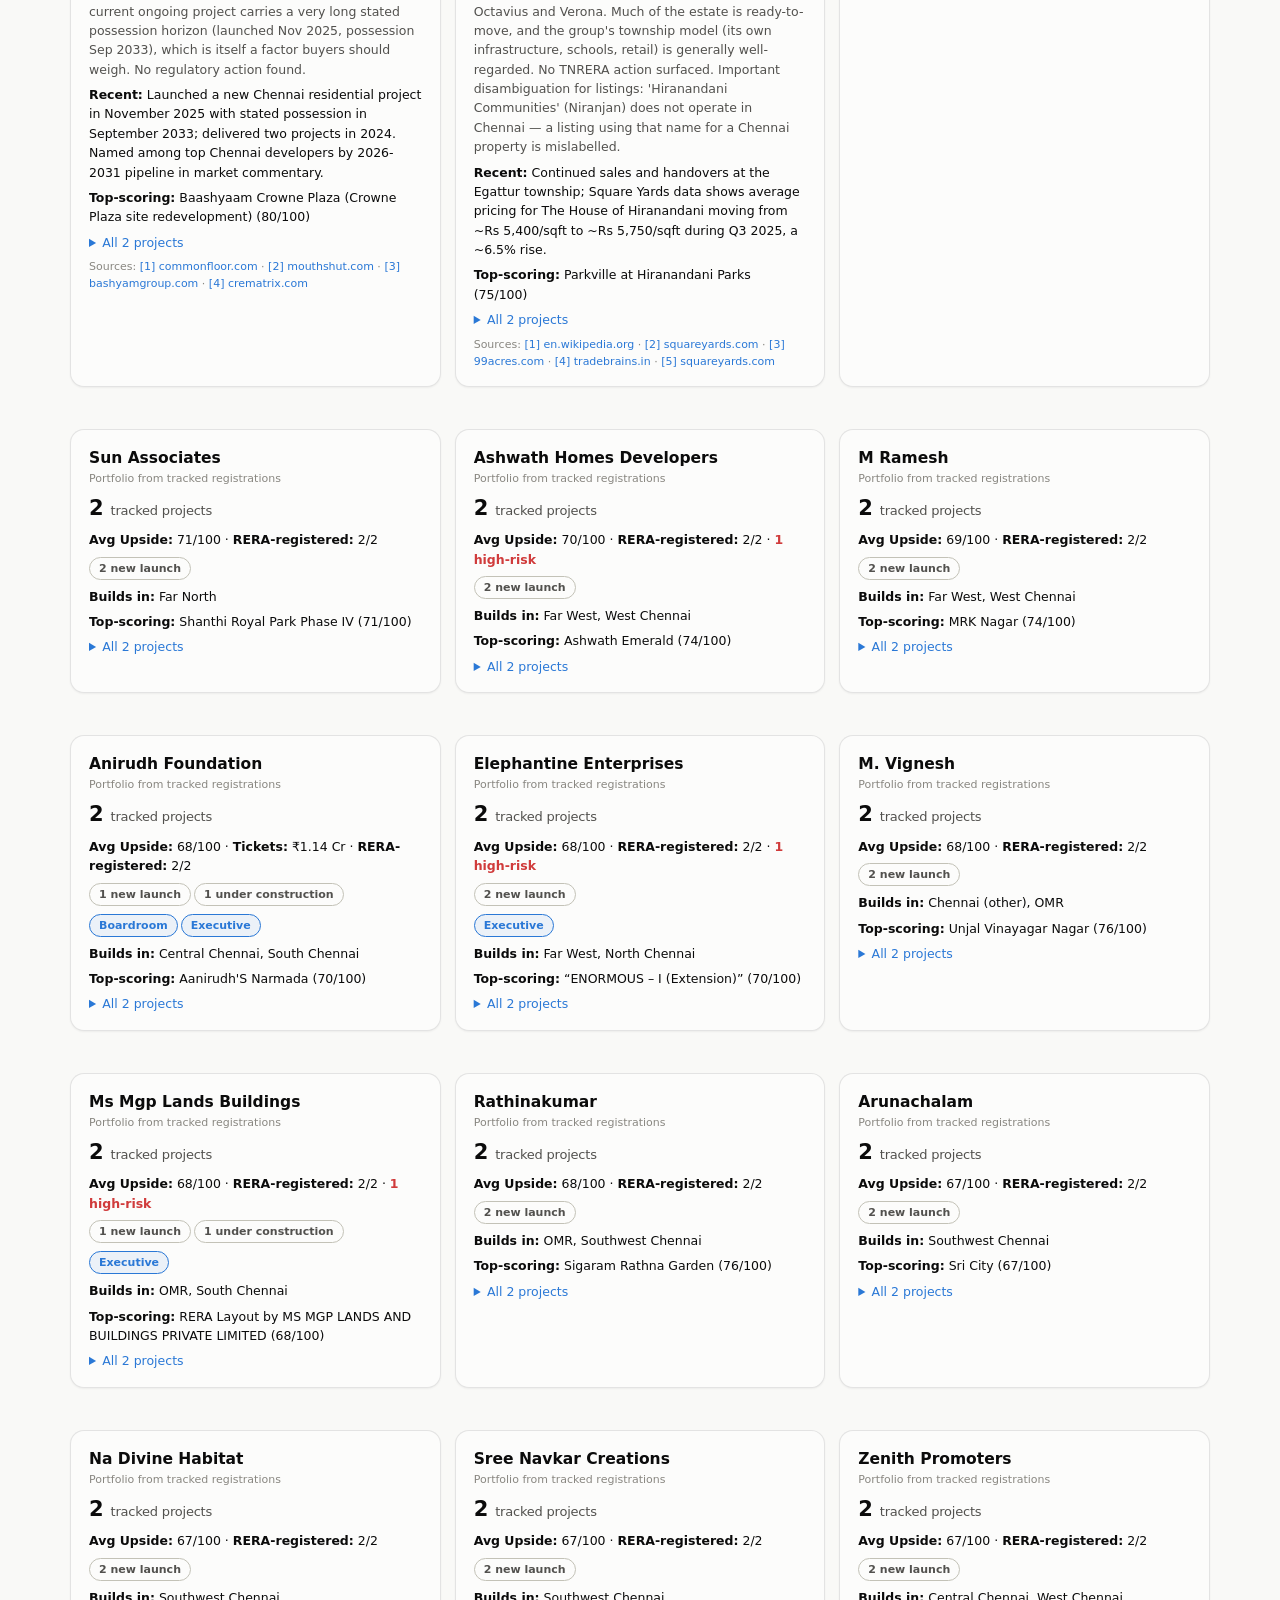
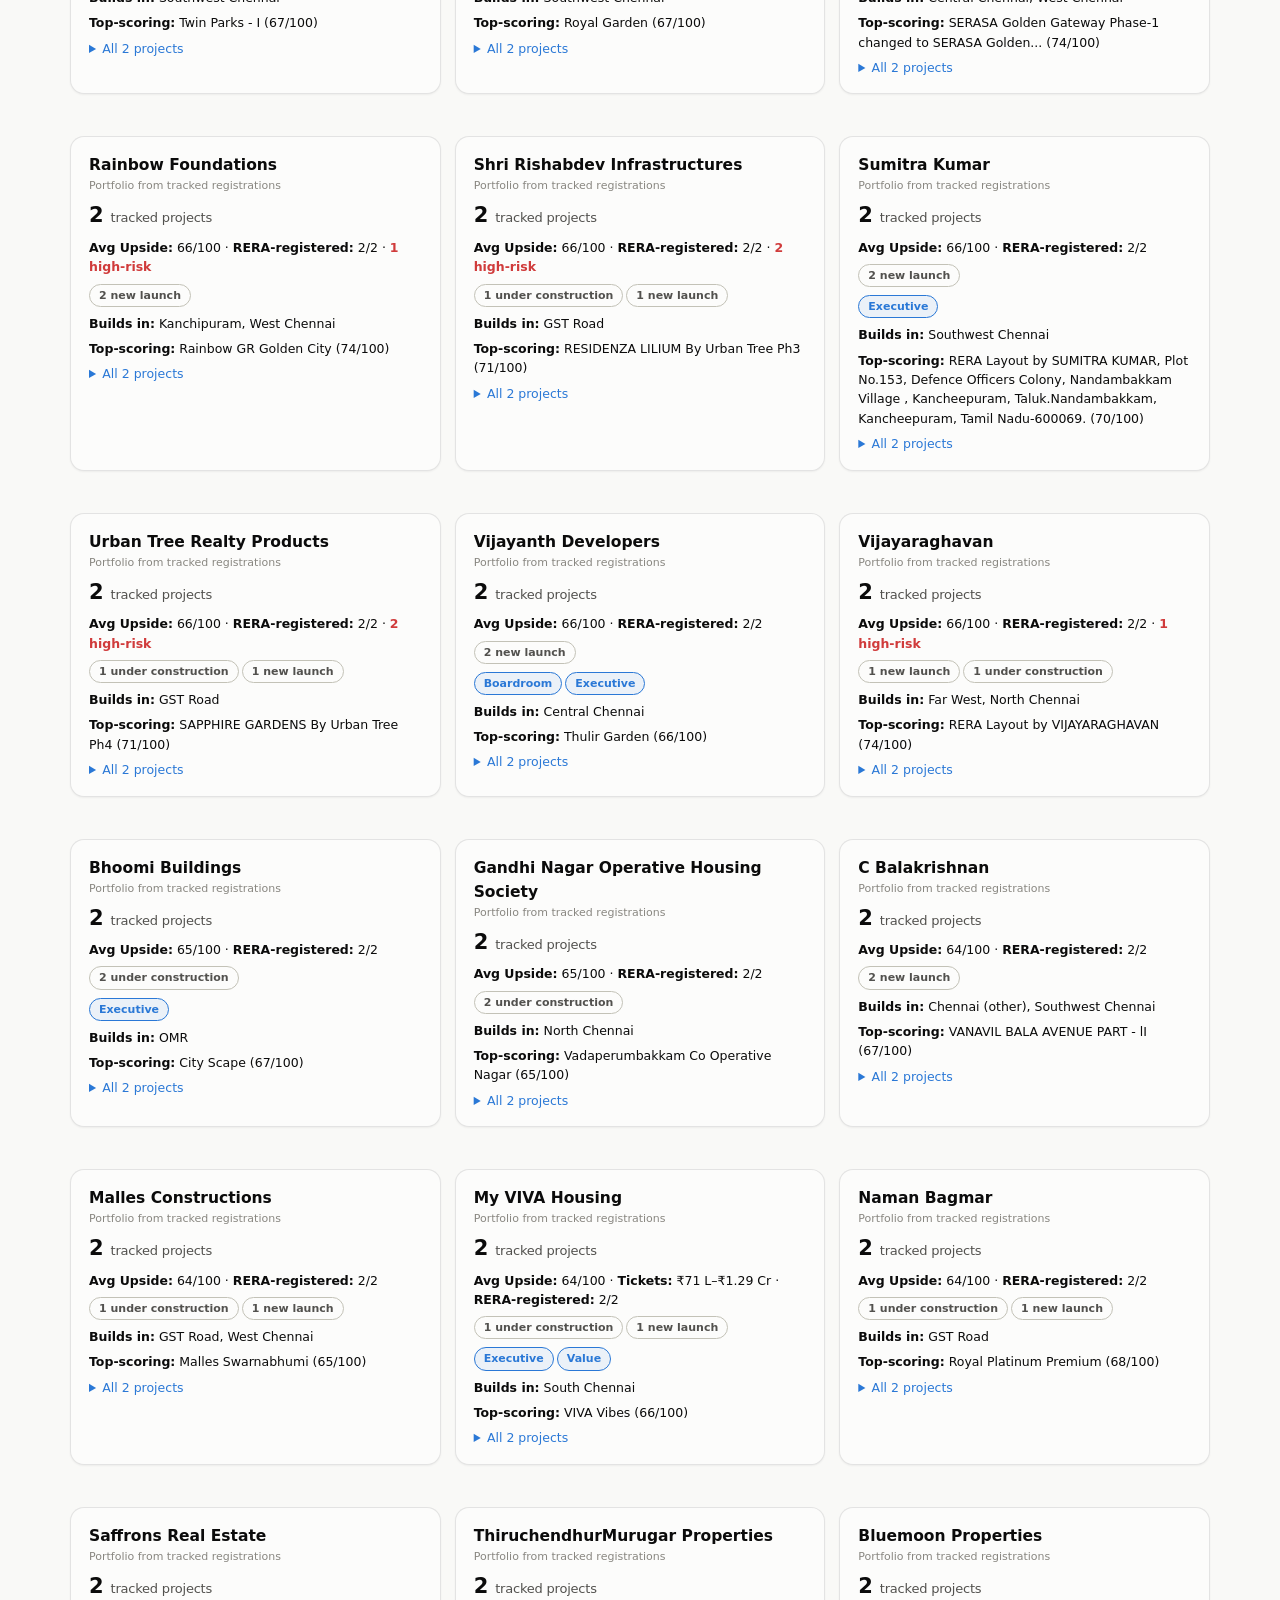
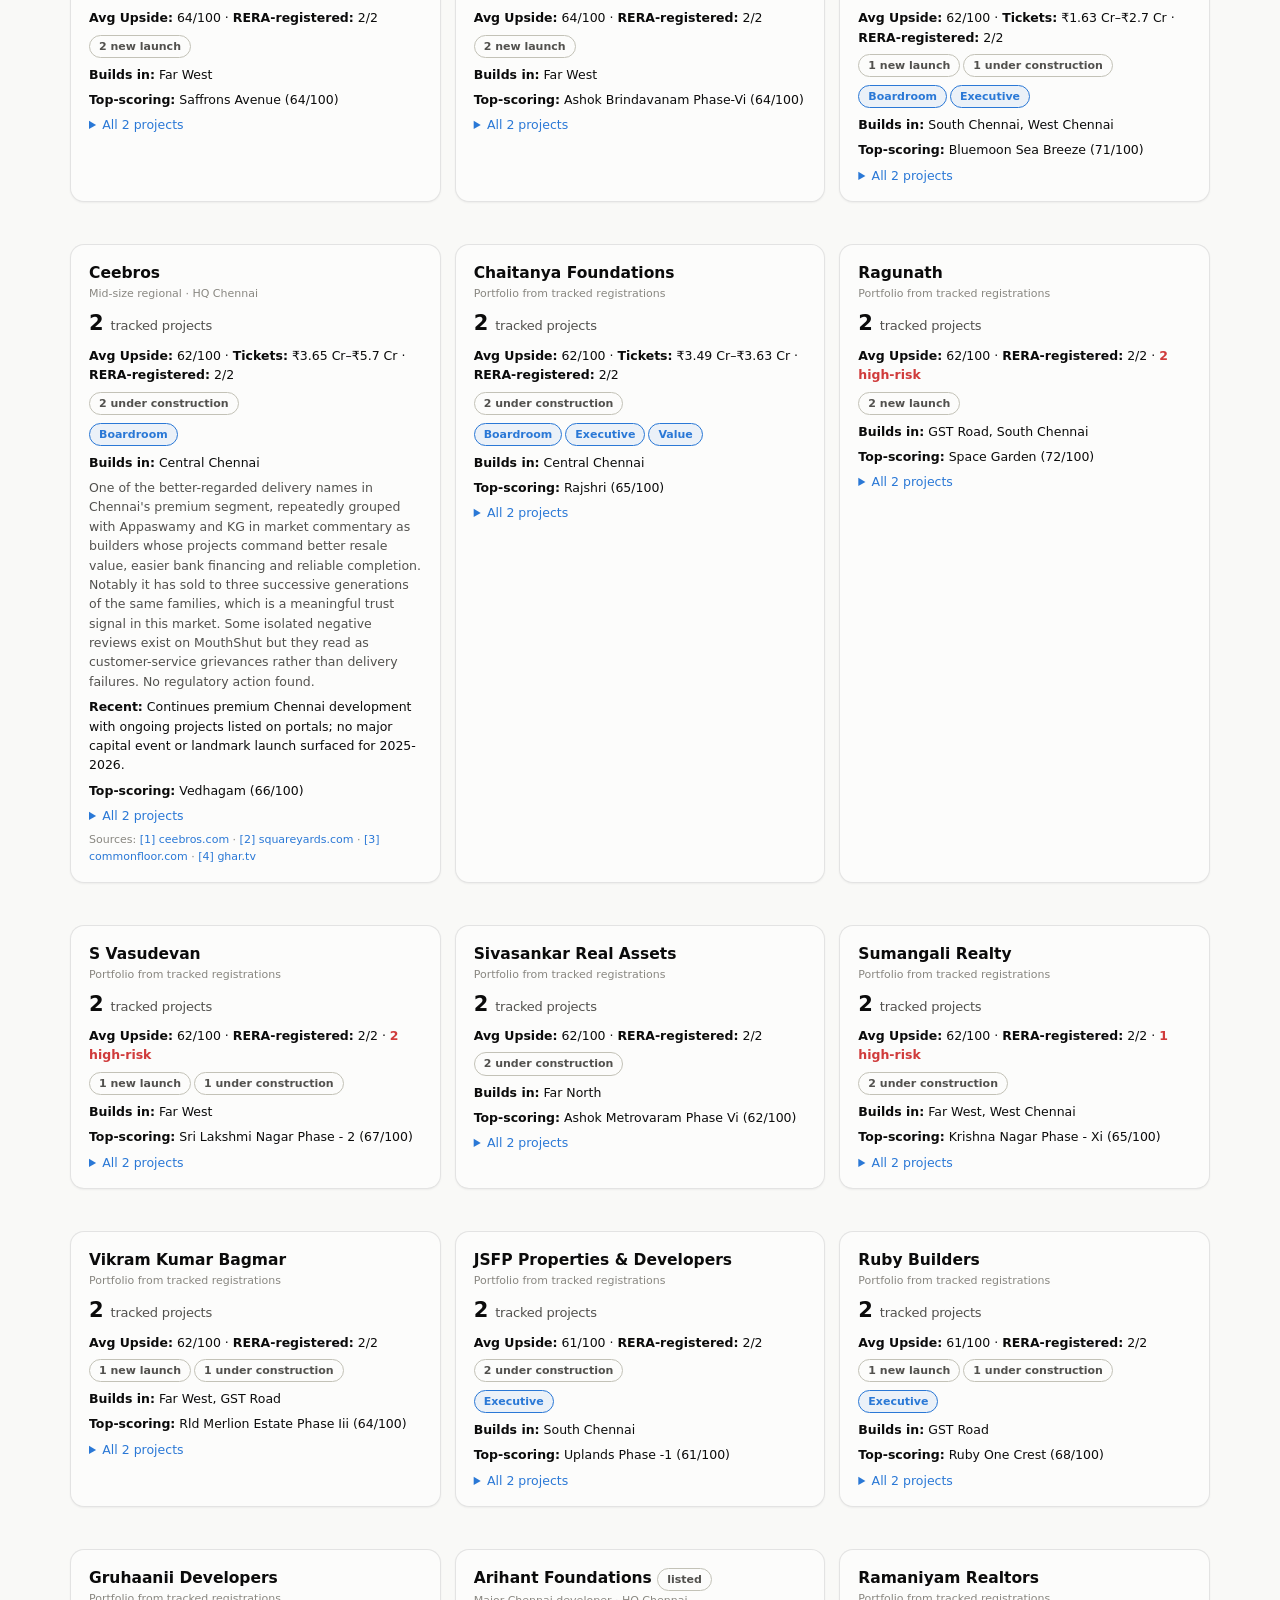
<file: docs/developers.html>
<!DOCTYPE html>
<html lang="en">
<head>
<meta charset="utf-8">
<meta name="viewport" content="width=device-width, initial-scale=1">
<link rel="icon" href="data:image/svg+xml,<svg xmlns=%22http://www.w3.org/2000/svg%22 viewBox=%220 0 100 100%22><text y=%22.9em%22 font-size=%2290%22>🏙️</text></svg>">
<title>Developers — Chennai Real Estate Intelligence</title>
<link rel="stylesheet" href="assets/style.css">
</head>
<body>
<header class="site"><div class="wrap">
  <div class="brand">Chennai Real Estate Intelligence<small>Open-source RERA &amp; new-launch tracker</small></div>
  <nav class="main">
    <a href="index.html">Dashboard</a>
    <a href="map.html">Map</a>
    <a href="projects.html">Projects</a>
    <a href="developers.html" class="active">Developers</a>
    <a href="deals.html">Deals</a>
    <a href="localities.html">Localities</a>
    <a href="methodology.html">Methodology</a>
  </nav>
  <button class="theme-toggle" title="Toggle light/dark">◐</button>
</div></header>

<main class="wrap">
  <h1>Developer intelligence</h1>
  <p class="sub">Every promoter with a tracked project or TNRERA registration in the Chennai Metropolitan Area — portfolio size, where they build, price positioning, and delivery reputation where it could be sourced.</p>
  <p class="refreshed"></p>

  <div class="strip" id="devStrip"></div>

  <div class="filters">
    <input type="search" id="fSearch" class="loc-search" placeholder="Search developer…">
    <select id="fZone"><option value="">All zones</option></select>
    <select id="fSeg"><option value="">Any segment</option>
      <option value="boardroom">Boardroom</option><option value="executive">Executive</option>
      <option value="value">Value</option></select>
    <select id="fMin">
      <option value="2">2+ projects</option>
      <option value="1">All developers</option>
      <option value="3">3+ projects</option>
      <option value="5">5+ projects</option>
    </select>
    <select id="fFlag"><option value="">Any status</option>
      <option value="clean">No red flags found</option>
      <option value="flagged">Has red flags</option></select>
    <select id="fSort">
      <option value="projects">Sort: most projects</option>
      <option value="score">Sort: avg Upside Score</option>
      <option value="ticket">Sort: ticket size</option>
      <option value="name">Sort: name A–Z</option>
    </select>
    <span class="count" id="fCount"></span>
  </div>

  <div class="loc-grid" id="devGrid"></div>
  <p class="conf" style="margin-top:14px">Portfolio stats are computed from tracked projects on every refresh. Delivery reputation and red flags come from sourced research — an empty red-flag list means nothing adverse was found in public sources, not that none exists. Developers appearing once are typically small promoters registering a single building with TNRERA.</p>
</main>

<footer class="site"><div class="wrap">
  <span class="refreshed"></span>
  <span>Open-source research aggregation. <strong>Not financial advice.</strong> Verify all RERA details at <a href="https://rera.tn.gov.in" target="_blank" rel="noopener">rera.tn.gov.in</a> before transacting.</span>
  <span>MIT licensed · <a href="https://github.com/SnuggieMsk/rstate" target="_blank" rel="noopener">Source on GitHub</a></span>
</div></footer>

<script src="assets/app.js"></script>
<script>
CRI.initTheme();
let DEVS = [], PROJ = [];

const TIER_LABEL = {
  national: 'National developer', 'regional-major': 'Major Chennai developer',
  'regional-mid': 'Mid-size regional', small: 'Small promoter', troubled: 'Troubled — see flags',
};

function devCard(d) {
  const mine = PROJ.filter(p => p.developer === d.name && CRI.isLive(p));
  const ticket = (d.ticket_min_lakh || d.ticket_max_lakh)
    ? CRI.ticketHTML({ ticket_min_lakh: d.ticket_min_lakh, ticket_max_lakh: d.ticket_max_lakh })
    : null;
  const flags = d.red_flags || [];
  const stages = Object.entries(d.stage_mix || {})
    .sort((a, b) => b[1] - a[1])
    .map(([s, n]) => `<span class="tag">${n} ${CRI.stageLabel(s).toLowerCase()}</span>`).join('');
  return `<div class="card loc-card">
    <h3>${d.name}${d.listed ? ' <span class="tag">listed</span>' : ''}</h3>
    <div class="conf">${d.tier_signal ? TIER_LABEL[d.tier_signal] || d.tier_signal : 'Portfolio from tracked registrations'}${d.hq ? ' · HQ ' + d.hq : ''}</div>
    <div class="price">${d.active_projects} <span style="font-size:13px;font-weight:400;color:var(--text-secondary)">tracked project${d.active_projects === 1 ? '' : 's'}</span></div>
    <p style="font-size:12.5px;margin:6px 0">
      ${d.avg_upside_score != null ? '<strong>Avg Upside:</strong> ' + d.avg_upside_score + '/100 · ' : ''}
      ${ticket ? '<strong>Tickets:</strong> ' + ticket + ' · ' : ''}
      <strong>RERA-registered:</strong> ${d.rera_registered_count}/${d.active_projects}
      ${d.high_risk_count ? ' · <strong style="color:var(--status-critical)">' + d.high_risk_count + ' high-risk</strong>' : ''}</p>
    ${stages ? `<p style="margin:6px 0">${stages}</p>` : ''}
    ${(d.segments || []).length ? `<p style="margin:6px 0">${d.segments.map(s => `<span class="tag hot">${s[0].toUpperCase() + s.slice(1)}</span>`).join('')}</p>` : ''}
    <p style="font-size:12.5px;margin:6px 0"><strong>Builds in:</strong> ${(d.zones || []).join(', ') || '—'}</p>
    ${d.delivery_reputation ? `<p style="font-size:12.5px;margin:6px 0;color:var(--text-secondary)">${d.delivery_reputation}</p>` : ''}
    ${flags.length ? `<p style="margin:6px 0">${flags.map(f => `<span class="dd-flag">⚠ ${f}</span>`).join('')}</p>` : ''}
    ${d.recent_activity_2025_2026 ? `<p style="font-size:12.5px;margin:6px 0"><strong>Recent:</strong> ${d.recent_activity_2025_2026}</p>` : ''}
    ${d.best_project ? `<p style="font-size:12.5px;margin:6px 0"><strong>Top-scoring:</strong> ${d.best_project.name} (${d.best_project.score}/100)</p>` : ''}
    <details style="margin-top:6px"><summary style="cursor:pointer;font-size:12.5px;color:var(--accent)">All ${mine.length} projects</summary>
      <div style="font-size:12.5px;margin-top:6px">${mine
        .sort((a, b) => (b.upside_score || 0) - (a.upside_score || 0))
        .map(p => `<div style="margin:3px 0">${CRI.scoreHTML(p.upside_score)} <strong>${p.name}</strong>
          <span class="conf">· ${p.locality} · ${CRI.stageLabel(p.stage)}${p.rera_no ? ' · ' + p.rera_no : ''}</span></div>`).join('')}</div>
    </details>
    ${(d.sources || []).length ? `<p class="conf" style="margin:6px 0 0">Sources: ${CRI.sourcesHTML(d.sources)}</p>` : ''}
  </div>`;
}

function render() {
  const q = document.getElementById('fSearch').value.toLowerCase();
  const zone = document.getElementById('fZone').value;
  const seg = document.getElementById('fSeg').value;
  const min = +document.getElementById('fMin').value;
  const flag = document.getElementById('fFlag').value;
  const sort = document.getElementById('fSort').value;
  const rows = DEVS.filter(d =>
    d.active_projects >= min &&
    (!q || d.name.toLowerCase().includes(q)) &&
    (!zone || (d.zones || []).includes(zone)) &&
    (!seg || (d.segments || []).includes(seg)) &&
    (!flag || (flag === 'flagged' ? (d.red_flags || []).length > 0 : (d.red_flags || []).length === 0)));
  rows.sort((a, b) => {
    if (sort === 'name') return a.name.localeCompare(b.name);
    if (sort === 'score') return (b.avg_upside_score || 0) - (a.avg_upside_score || 0);
    if (sort === 'ticket') return (b.ticket_max_lakh || 0) - (a.ticket_max_lakh || 0);
    return b.active_projects - a.active_projects || (b.avg_upside_score || 0) - (a.avg_upside_score || 0);
  });
  document.getElementById('fCount').textContent = rows.length + ' of ' + DEVS.length + ' developers';
  document.getElementById('devGrid').innerHTML =
    rows.map(devCard).join('') || '<p class="conf">No developers match these filters.</p>';
}

CRI.skeletons('devGrid', 'card', 6);
Promise.all([CRI.loadAll(), CRI.loadJSON('developers.json')]).then(([data, devData]) => {
  CRI.setRefreshed(data.meta);
  PROJ = data.projects;
  DEVS = devData.developers;
  const multi = DEVS.filter(d => d.active_projects > 1).length;
  const flagged = DEVS.filter(d => (d.red_flags || []).length).length;
  const profiled = DEVS.filter(d => d.delivery_reputation).length;
  document.getElementById('devStrip').innerHTML = [
    `<span class="chip"><strong>${DEVS.length}</strong> developers tracked</span>`,
    `<span class="chip"><strong>${multi}</strong> with multiple projects</span>`,
    profiled ? `<span class="chip"><strong>${profiled}</strong> with researched profiles</span>` : '',
    flagged ? `<span class="chip"><strong>${flagged}</strong> carrying red flags</span>` : '',
  ].join('');
  const zoneSel = document.getElementById('fZone');
  [...new Set(DEVS.flatMap(d => d.zones || []))].sort().forEach(v => {
    const o = document.createElement('option'); o.textContent = v; zoneSel.appendChild(o);
  });
  ['fSearch', 'fZone', 'fSeg', 'fMin', 'fFlag', 'fSort'].forEach(id =>
    document.getElementById(id).addEventListener('input', render));
  render();
});
</script>
</body>
</html>
</file>
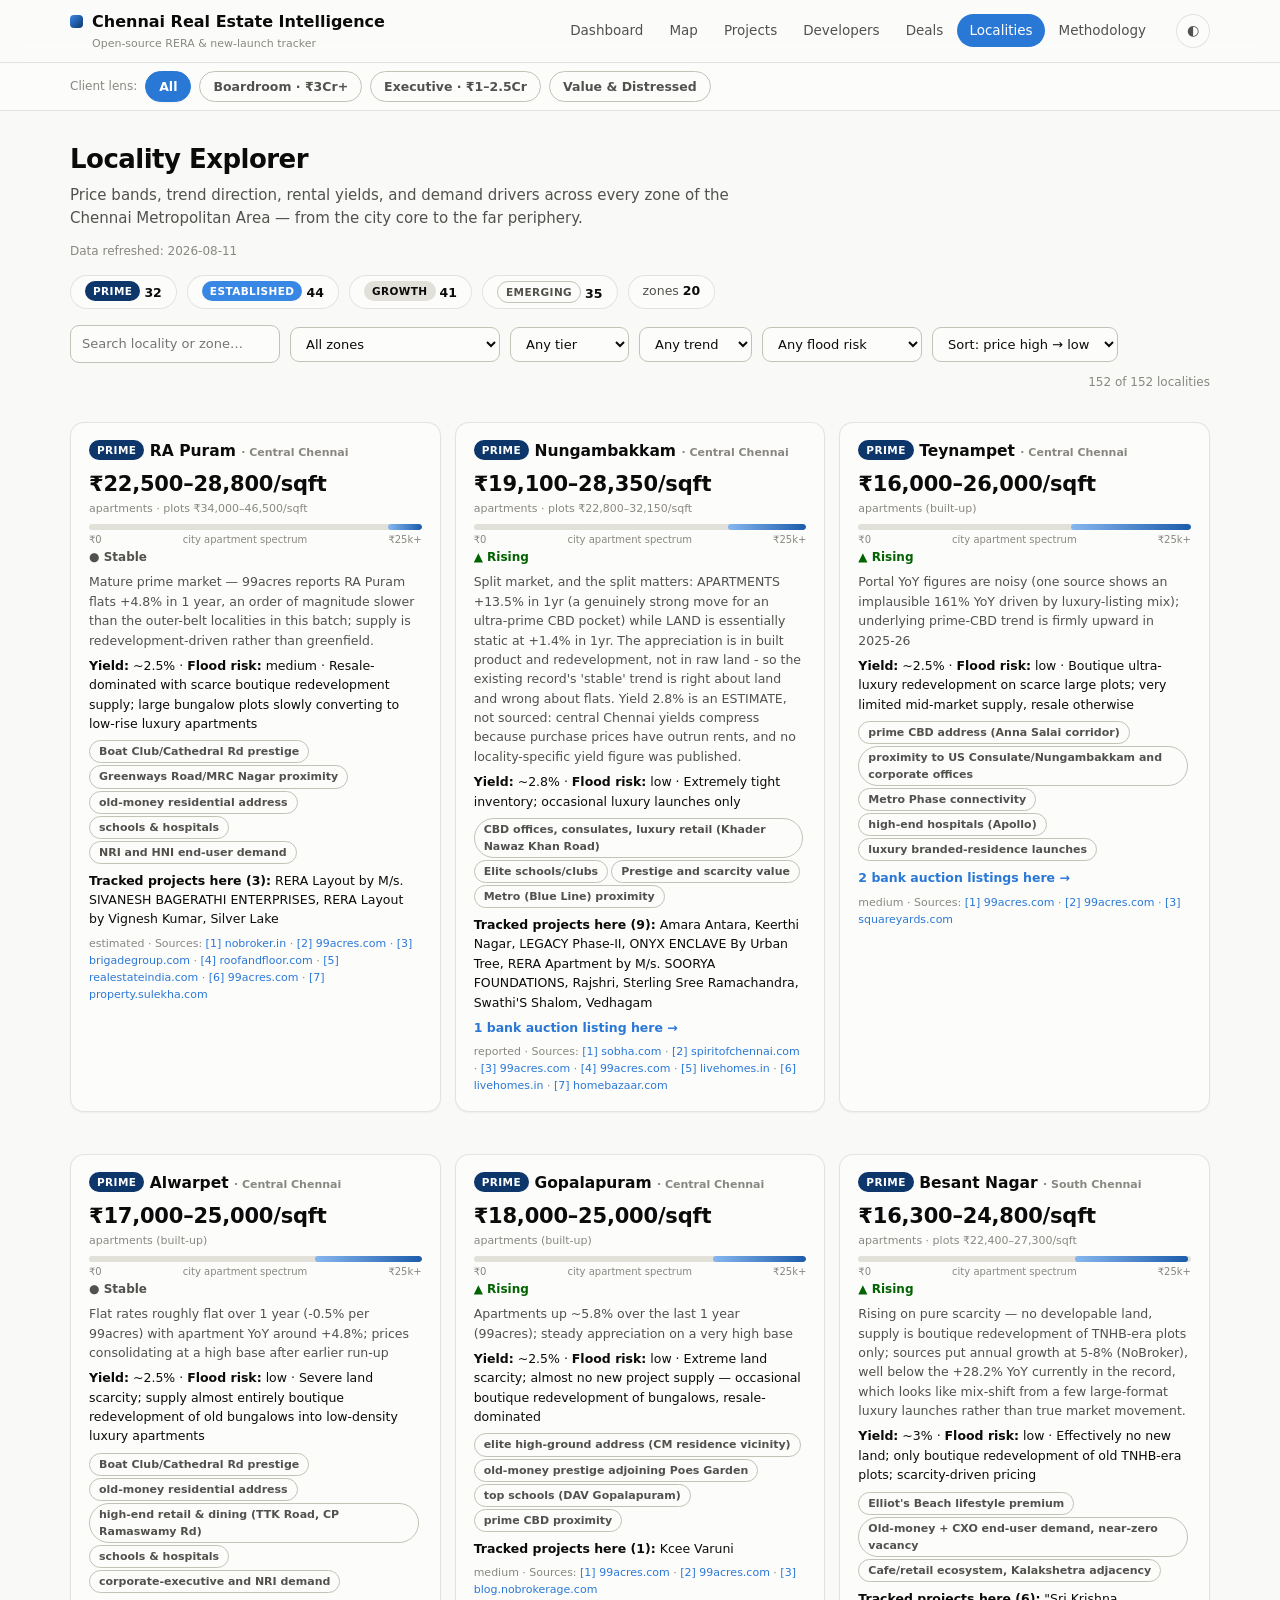
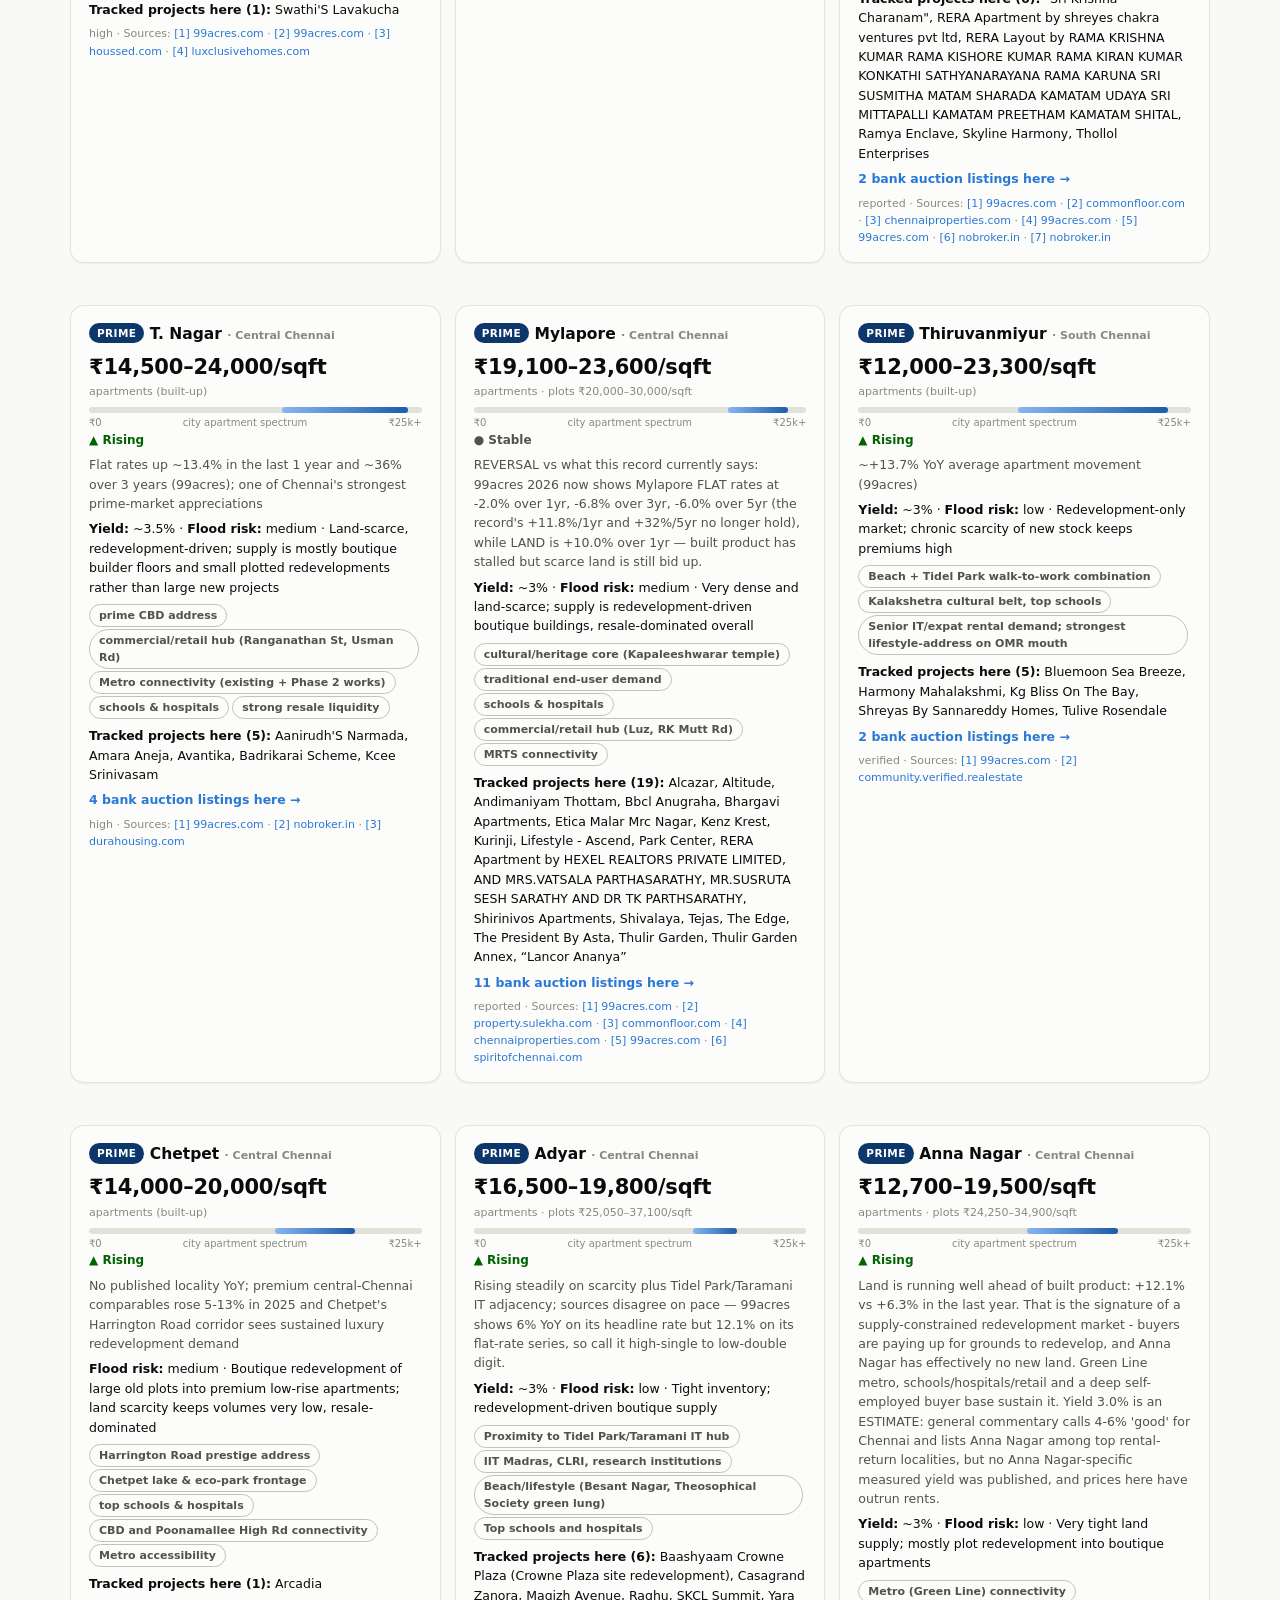
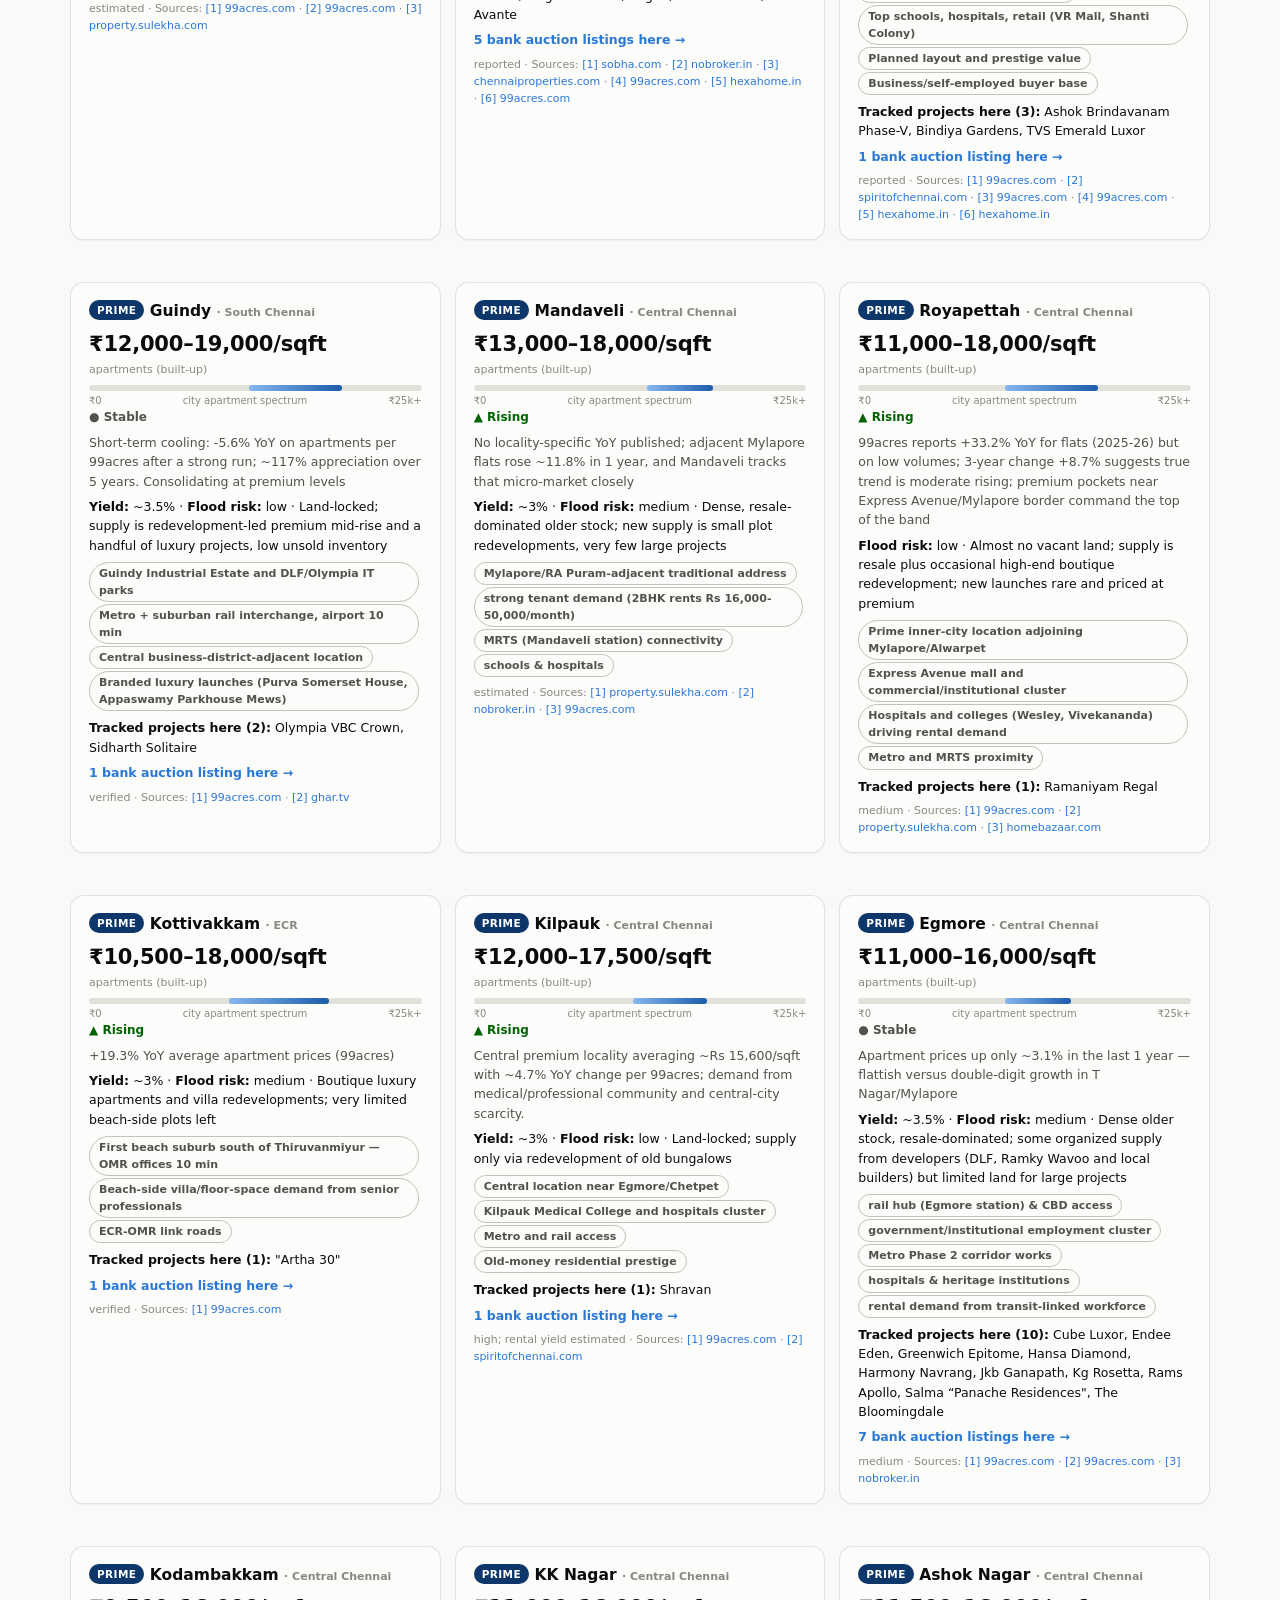
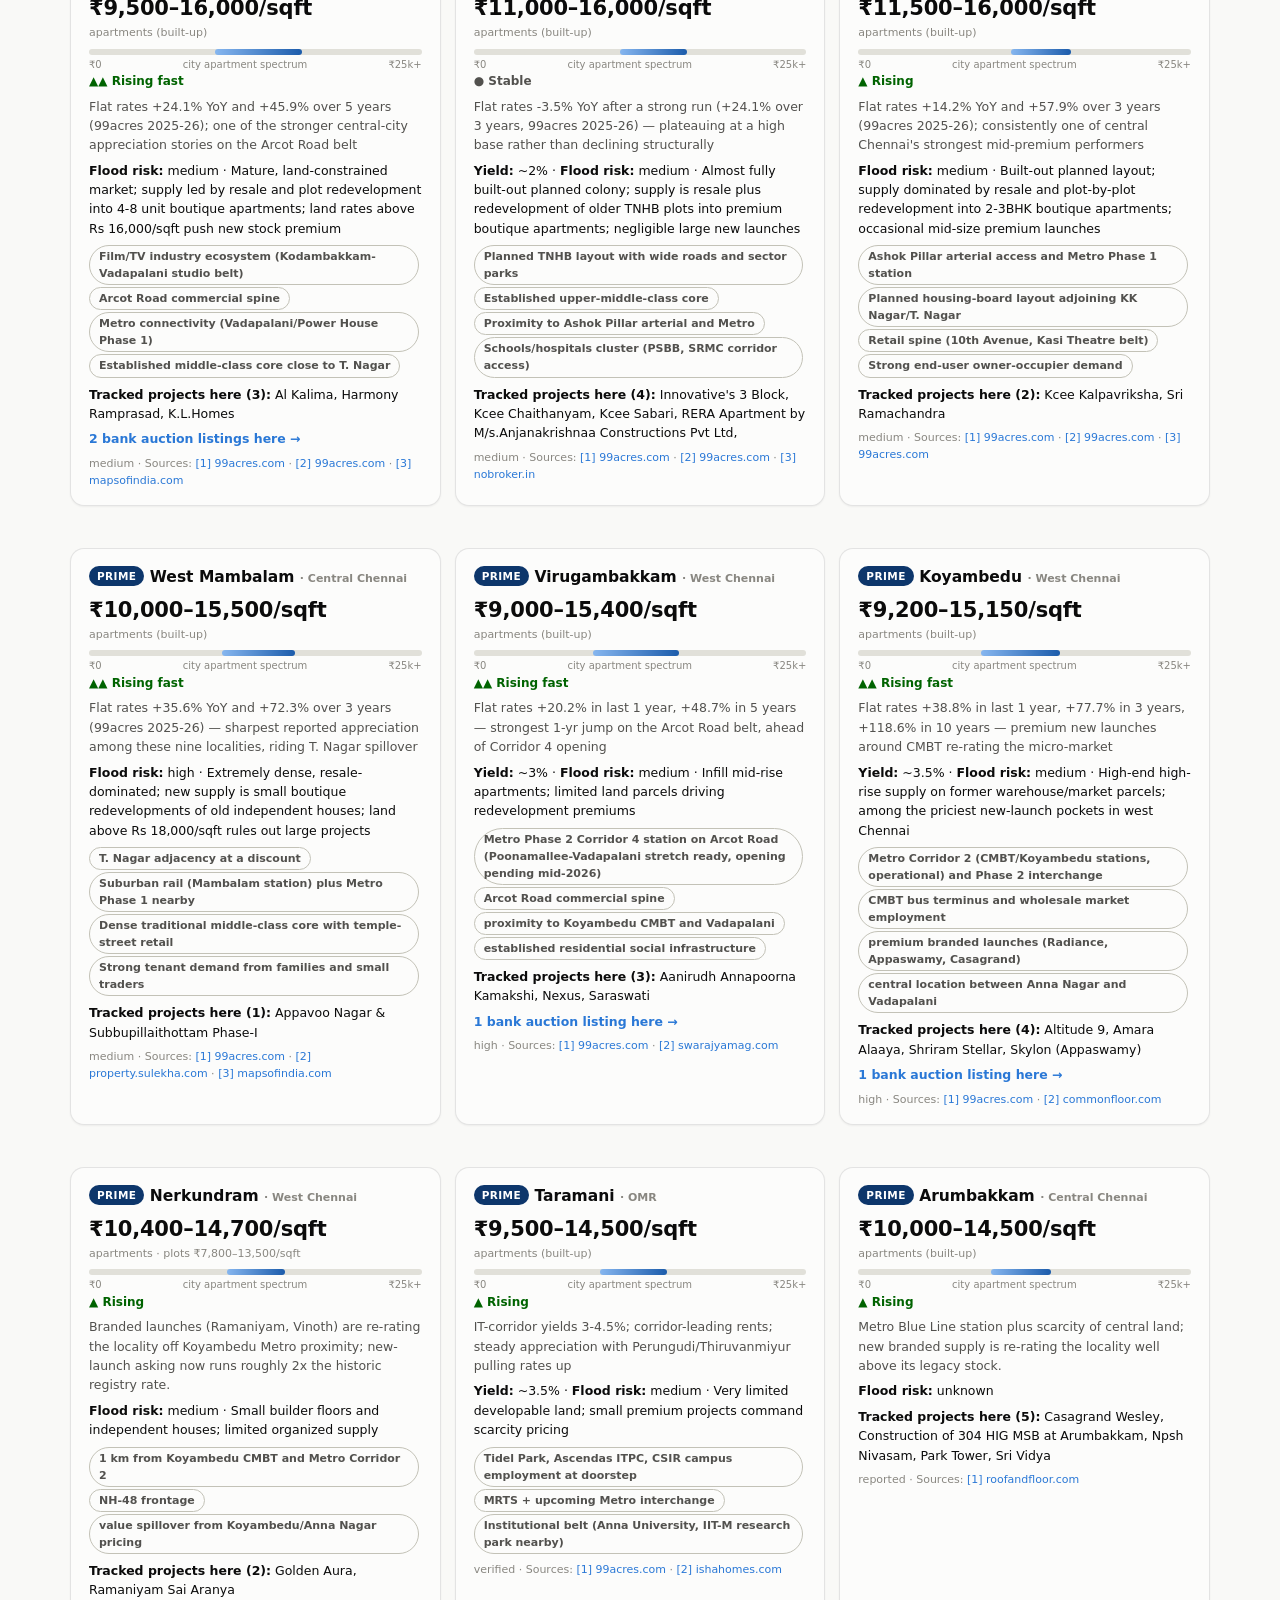
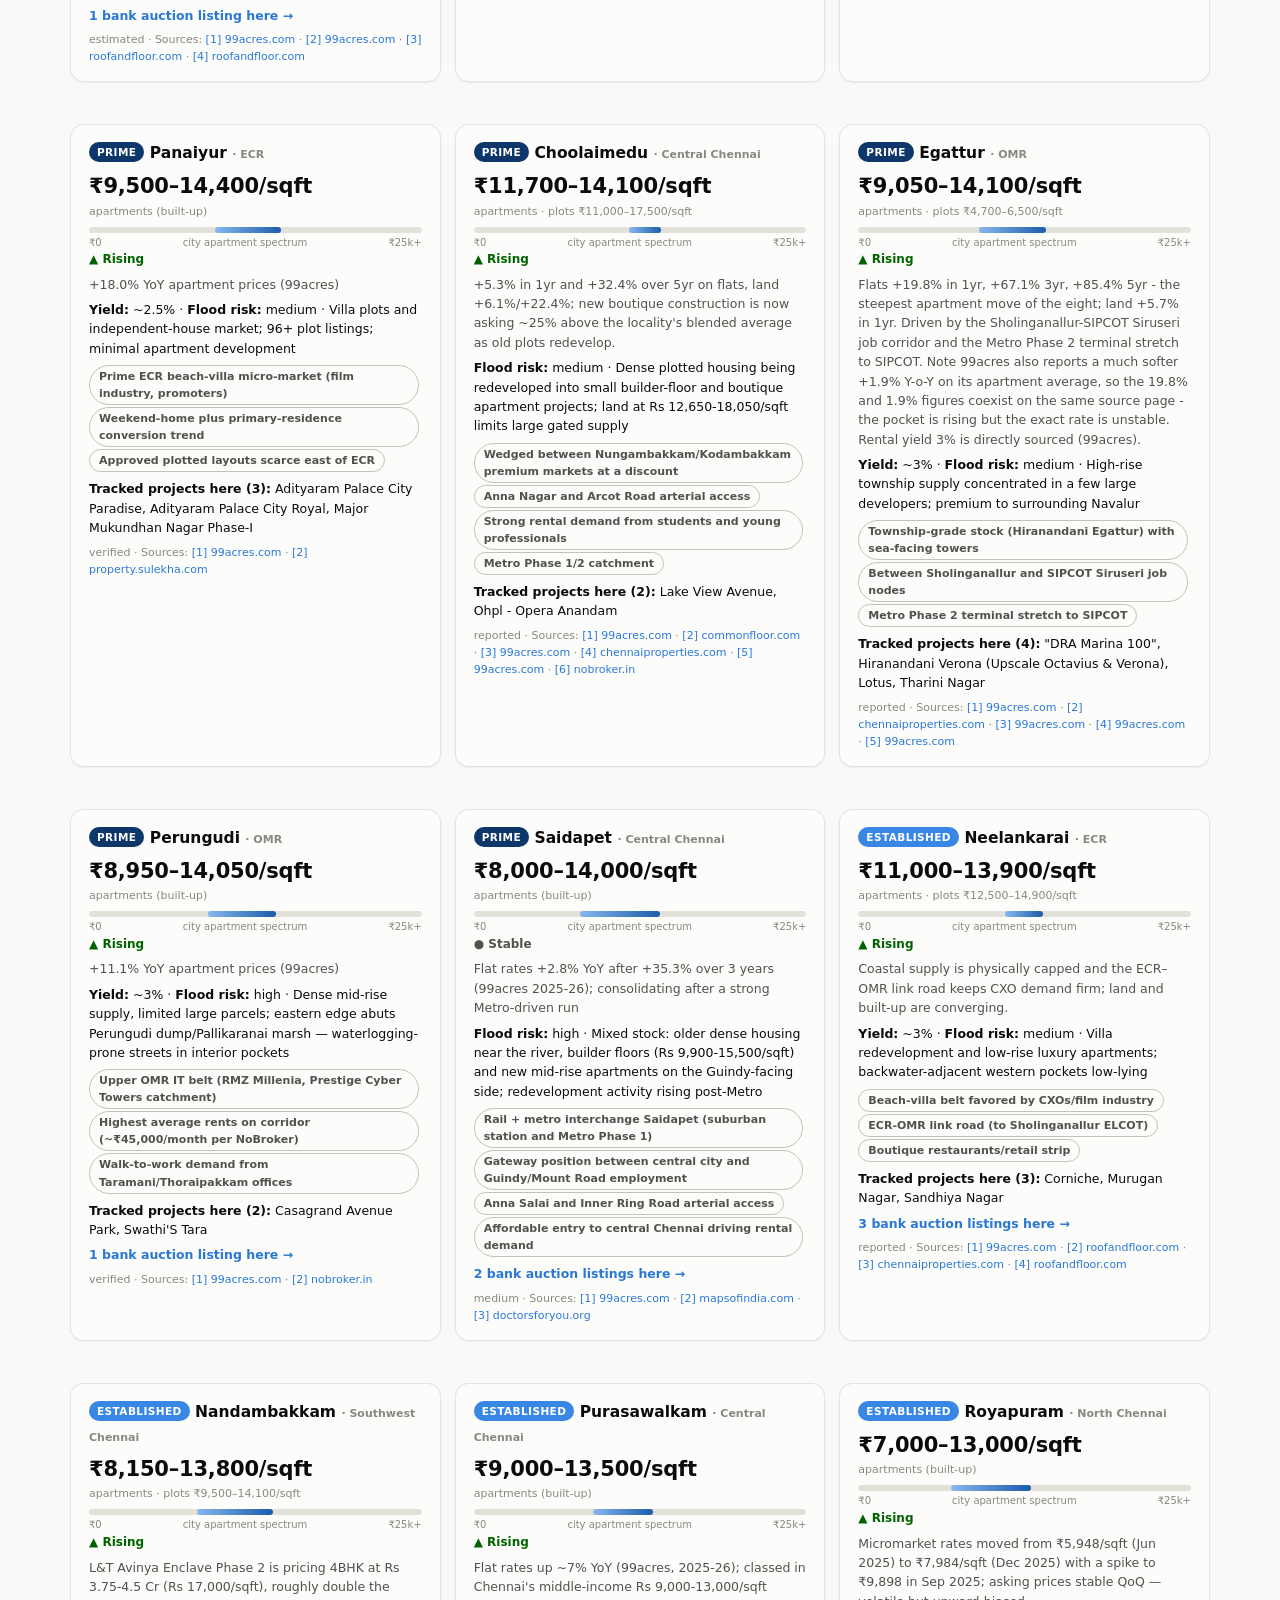
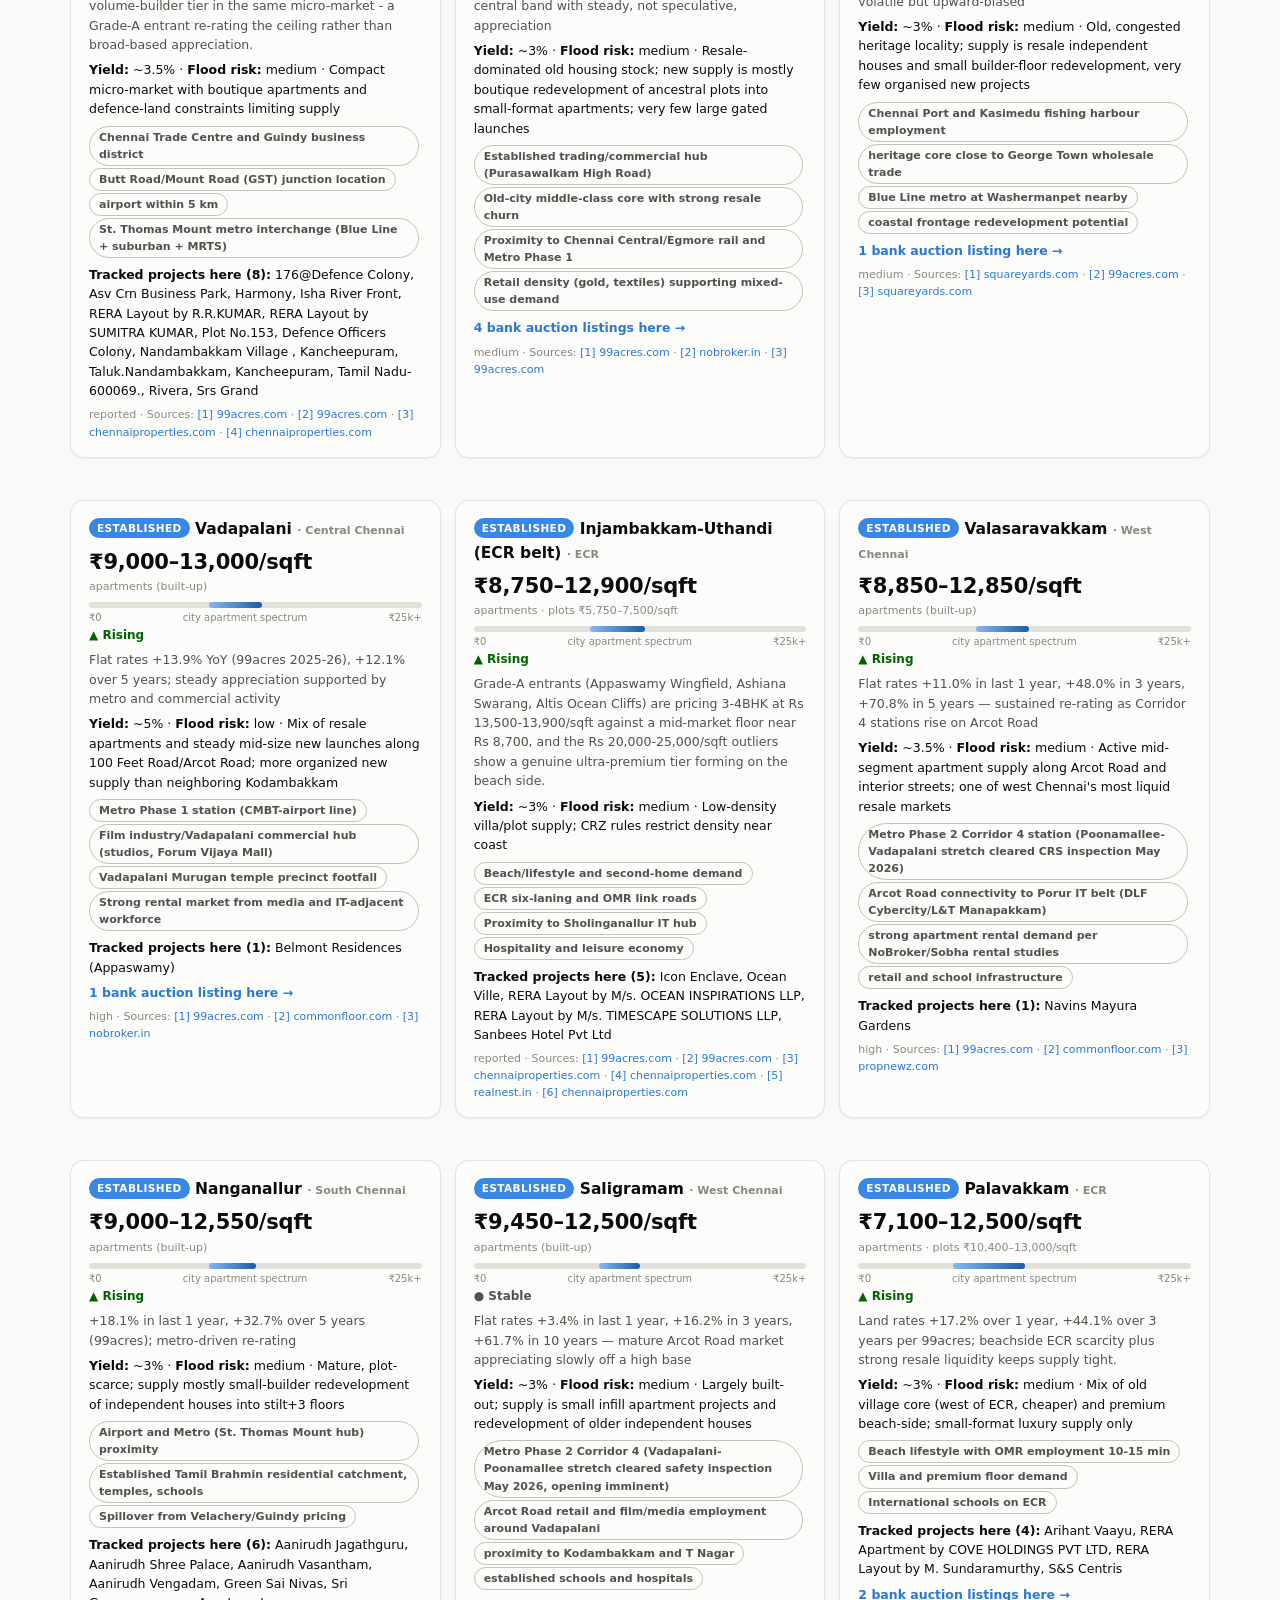
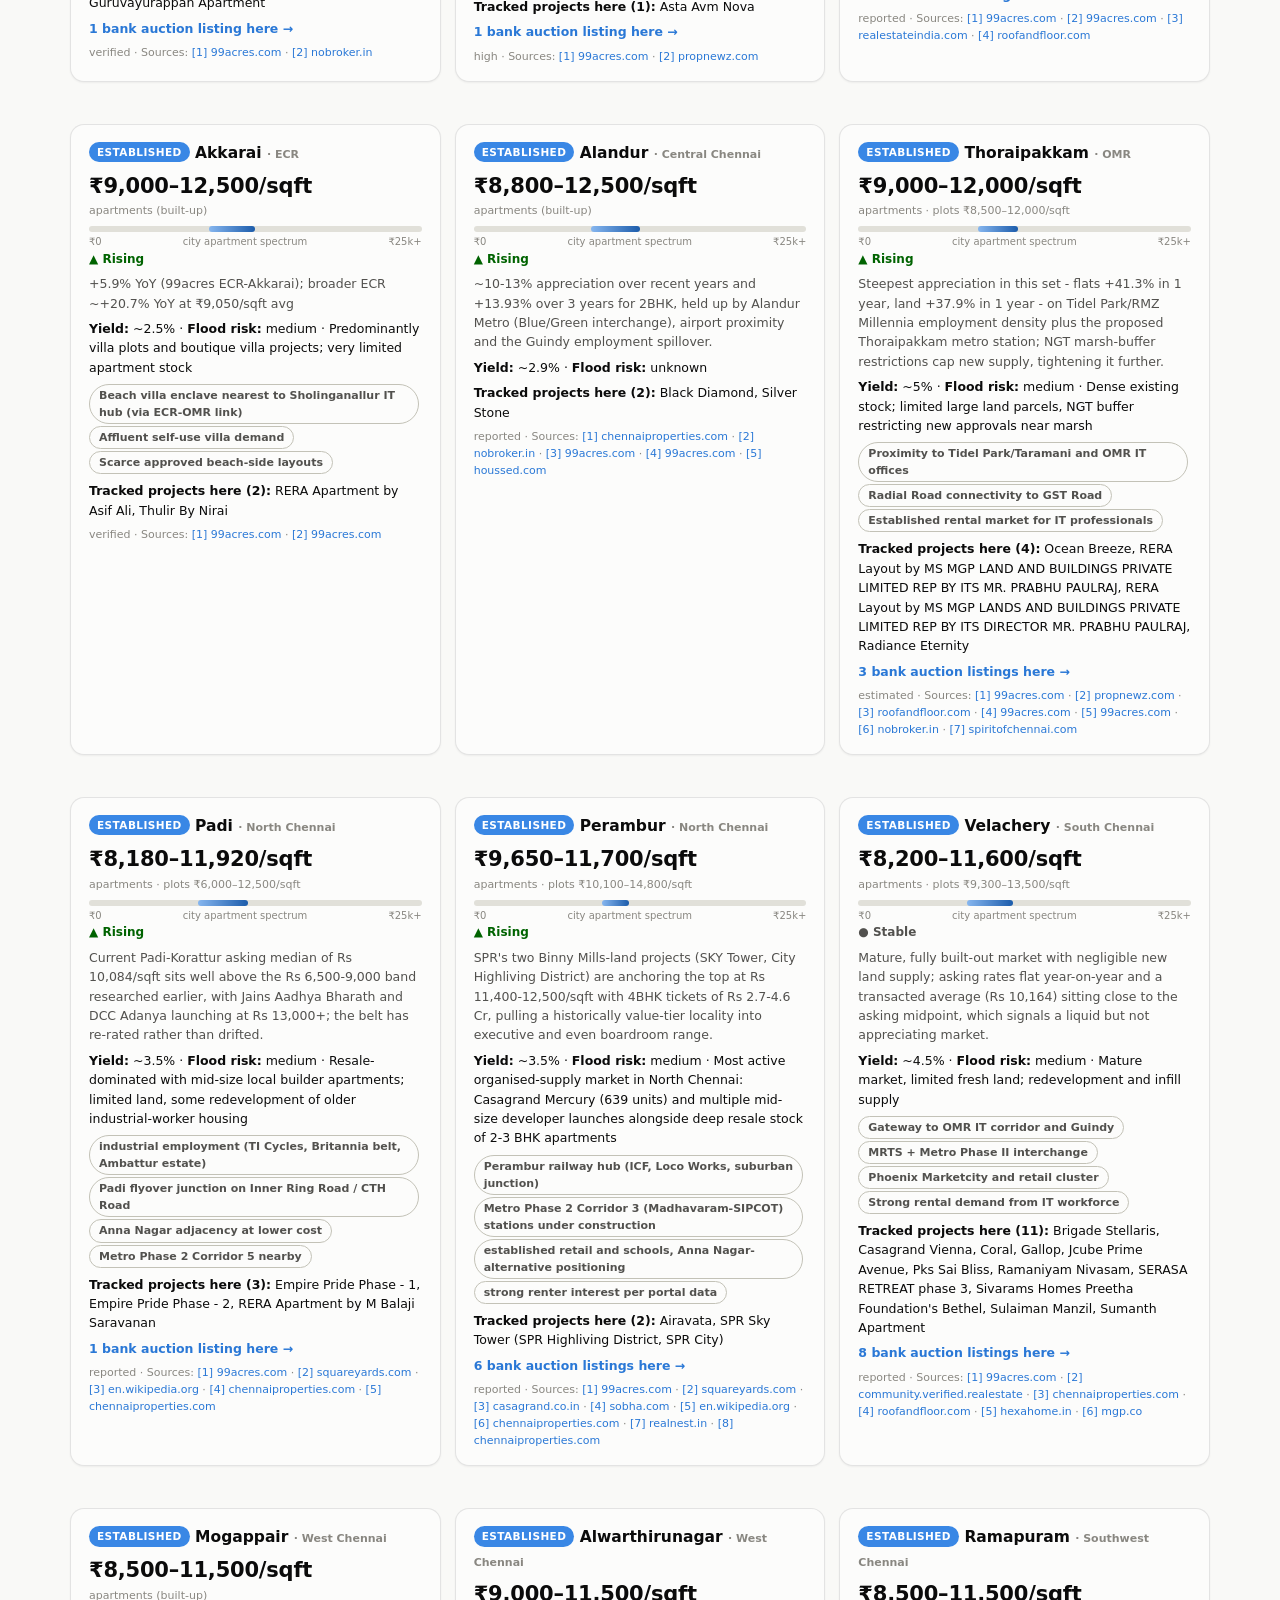
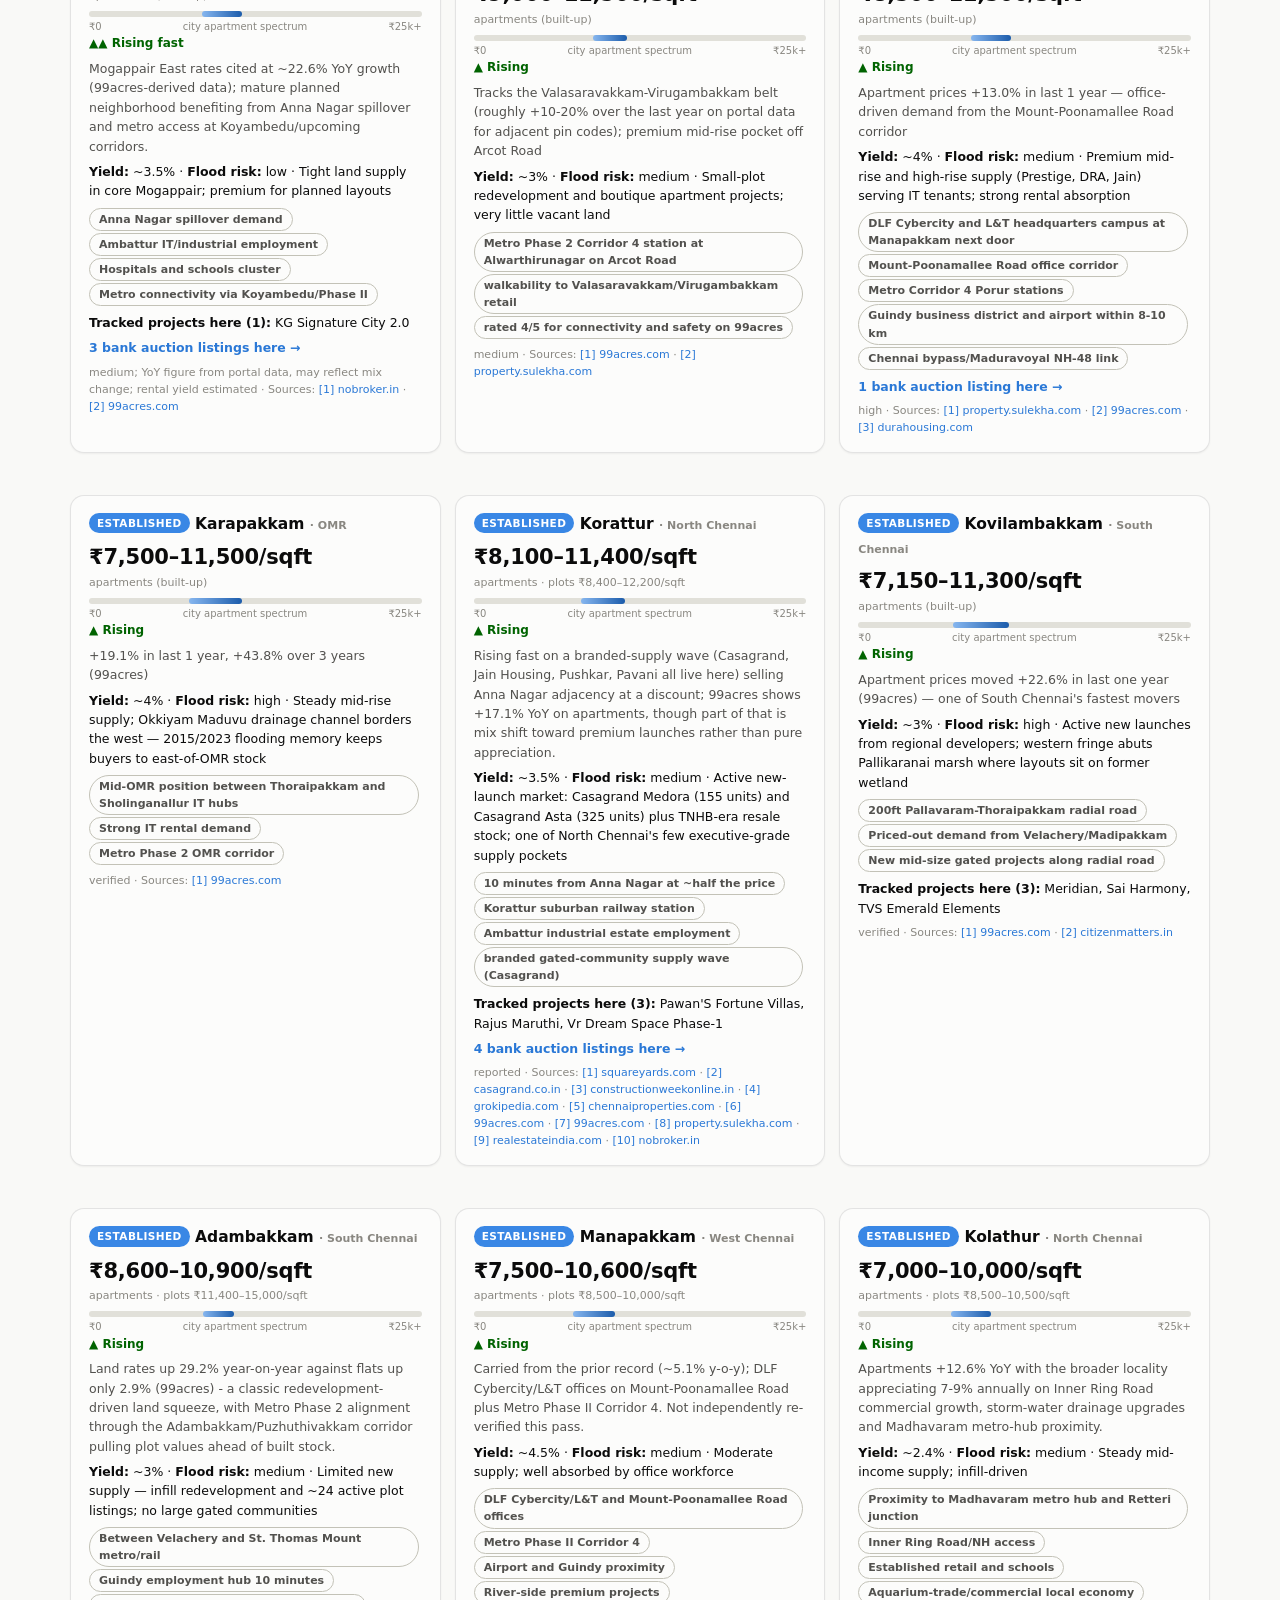
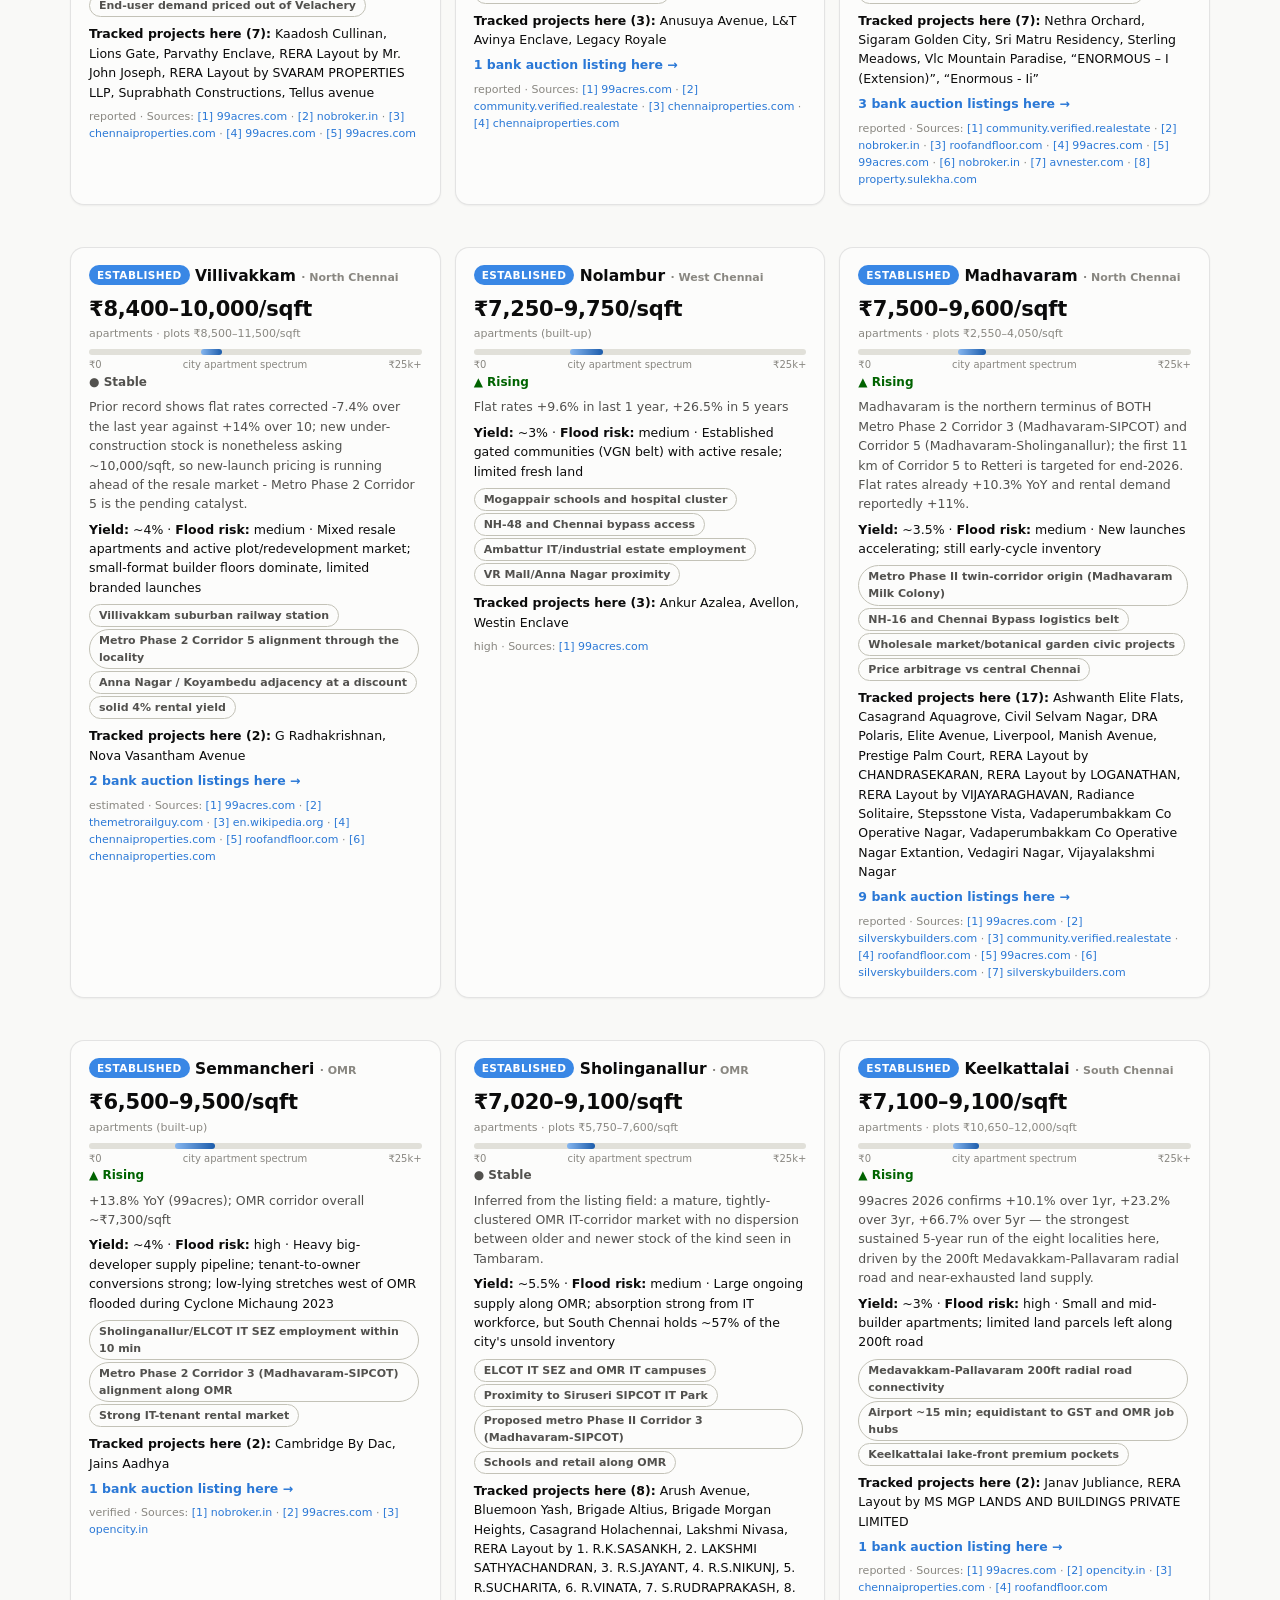
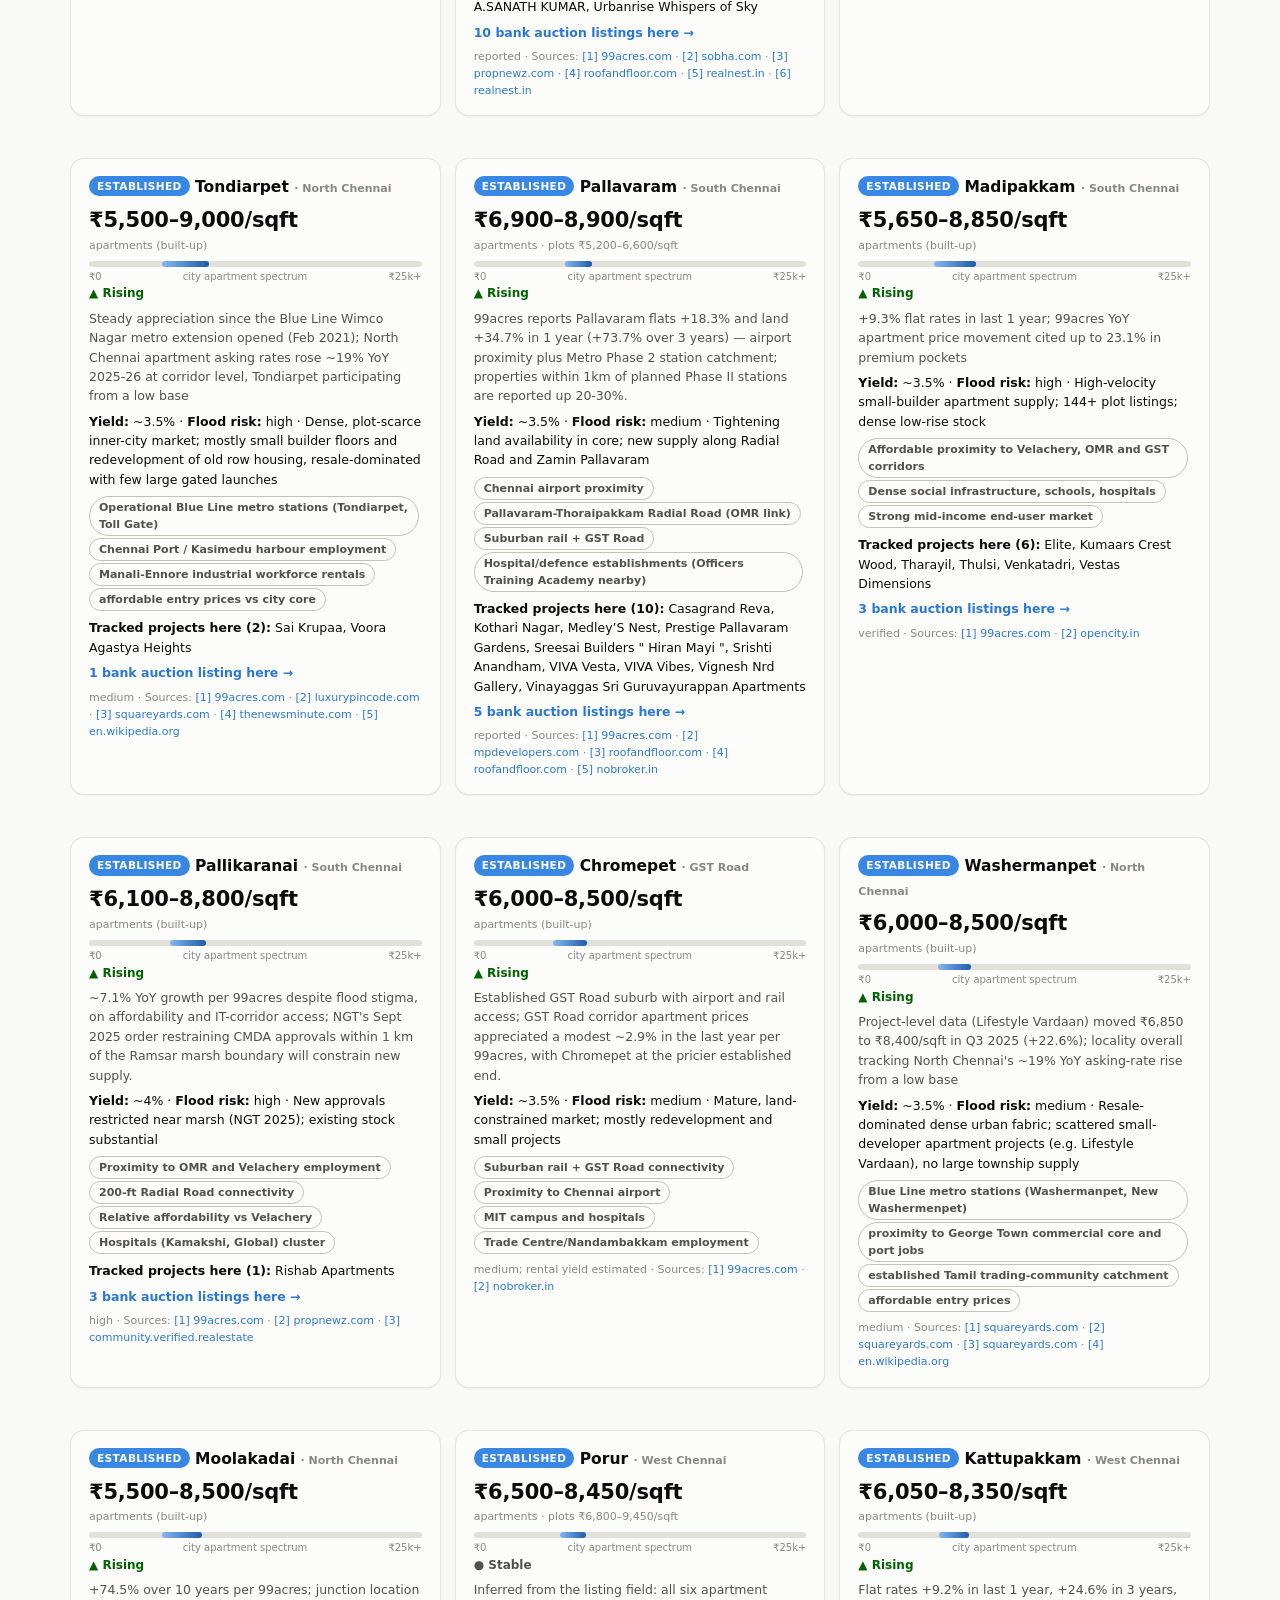
<file: docs/localities.html>
<!DOCTYPE html>
<html lang="en">
<head>
<meta charset="utf-8">
<meta name="viewport" content="width=device-width, initial-scale=1">
<link rel="icon" href="data:image/svg+xml,<svg xmlns=%22http://www.w3.org/2000/svg%22 viewBox=%220 0 100 100%22><text y=%22.9em%22 font-size=%2290%22>🏙️</text></svg>">
<title>Locality Explorer — Chennai Real Estate Intelligence</title>
<link rel="stylesheet" href="assets/style.css">
</head>
<body>
<header class="site"><div class="wrap">
  <div class="brand">Chennai Real Estate Intelligence<small>Open-source RERA &amp; new-launch tracker</small></div>
  <nav class="main">
    <a href="index.html">Dashboard</a>
    <a href="map.html">Map</a>
    <a href="projects.html">Projects</a>
    <a href="developers.html">Developers</a>
    <a href="deals.html">Deals</a>
    <a href="localities.html" class="active">Localities</a>
    <a href="methodology.html">Methodology</a>
  </nav>
  <button class="theme-toggle" title="Toggle light/dark">◐</button>
</div></header>

<main class="wrap">
  <h1>Locality Explorer</h1>
  <p class="sub">Price bands, trend direction, rental yields, and demand drivers across every zone of the Chennai Metropolitan Area — from the city core to the far periphery.</p>
  <p class="refreshed"></p>

  <div class="strip" id="locStrip"></div>
  <div class="filters">
    <input type="search" id="fSearch" class="loc-search" placeholder="Search locality or zone…">
    <select id="fZone"><option value="">All zones</option></select>
    <select id="fTier"><option value="">Any tier</option>
      <option>Prime</option><option>Established</option><option>Growth</option><option>Emerging</option></select>
    <select id="fTrend"><option value="">Any trend</option>
      <option value="rising-fast">Rising fast</option><option value="rising">Rising</option>
      <option value="stable">Stable</option><option value="soft">Soft</option><option value="falling">Falling</option><option value="cooling">Cooling</option></select>
    <select id="fFlood"><option value="">Any flood risk</option>
      <option value="low">Low flood risk</option><option value="medium">Medium flood risk</option>
      <option value="high">High flood risk</option></select>
    <select id="fSort">
      <option value="price-desc">Sort: price high → low</option>
      <option value="price-asc">Sort: price low → high</option>
      <option value="name">Sort: name A–Z</option>
      <option value="yield">Sort: rental yield</option>
    </select>
    <span class="count" id="fCount"></span>
  </div>

  <div class="loc-grid" id="locGrid"></div>
</main>

<footer class="site"><div class="wrap">
  <span class="refreshed"></span>
  <span>Open-source research aggregation. <strong>Not financial advice.</strong> Verify all RERA details at <a href="https://rera.tn.gov.in" target="_blank" rel="noopener">rera.tn.gov.in</a> before transacting.</span>
  <span>MIT licensed · <a href="https://github.com/SnuggieMsk/rstate" target="_blank" rel="noopener">Source on GitHub</a></span>
</div></footer>

<script src="assets/app.js"></script>
<script>
CRI.initTheme();
CRI.initPersonaBar(() => render());
let LOCS = [], PROJ = [], DEALS = [];
const TREND_LABEL = { 'rising-fast': '▲▲ Rising fast', rising: '▲ Rising', stable: '● Stable',
  soft: '▽ Soft', falling: '▼ Falling', cooling: '▽ Cooling' };
const PERSONA_SEG = { boardroom: 'boardroom', executive: 'executive', value: 'value' };

// ₹/sqft ceilings for the band position bar. Land and built-up occupy very different
// ranges, so a plot-only locality is drawn against the land spectrum — on the apartment
// scale every layout would collapse into the leftmost sliver and compare nothing.
const BAND_MAX = 25000;
const PLOT_BAND_MAX = 10000;

function bandBar(l) {
  const flat = l.price_band_min && l.price_band_max;
  const lo = flat ? l.price_band_min : l.plot_band_min;
  const hi = flat ? l.price_band_max : l.plot_band_max;
  if (!lo || !hi) return '';
  const max = flat ? BAND_MAX : PLOT_BAND_MAX;
  const label = flat ? 'city apartment spectrum' : 'city land spectrum';
  const left = Math.min(lo / max, 1) * 100;
  const width = Math.max(Math.min((hi - lo) / max, 1) * 100, 2);
  return `<div class="band-bar" title="Position within the Chennai ${flat ? 'apartment' : 'land'} price spectrum (₹0–${max / 1000}k/sqft)">
      <span style="left:${left}%;width:${Math.min(width, 100 - left)}%"></span></div>
    <div class="band-scale"><span>₹0</span><span>${label}</span><span>₹${max / 1000}k+</span></div>`;
}

function renderStrip() {
  const counts = { Prime: 0, Established: 0, Growth: 0, Emerging: 0 };
  LOCS.forEach(l => { if (counts[l.tier] != null) counts[l.tier]++; });
  document.getElementById('locStrip').innerHTML =
    Object.entries(counts).map(([t, n]) =>
      `<span class="chip"><span class="tier tier-${t}">${t}</span> <strong>${n}</strong></span>`).join('') +
    `<span class="chip">zones <strong>${new Set(LOCS.map(l => l.corridor)).size}</strong></span>`;
}

function render() {
  const q = document.getElementById('fSearch').value.toLowerCase();
  const zone = document.getElementById('fZone').value;
  const tier = document.getElementById('fTier').value;
  const tr = document.getElementById('fTrend').value;
  const fl = document.getElementById('fFlood').value;
  const sort = document.getElementById('fSort').value;
  const persona = CRI.persona();
  const rows = LOCS.filter(l =>
    (!q || l.name.toLowerCase().includes(q) || (l.corridor || '').toLowerCase().includes(q)) &&
    (!zone || l.corridor === zone) && (!tier || l.tier === tier) &&
    (!tr || l.trend === tr) && (!fl || l.flood_risk === fl) &&
    (persona === 'all' || (l.segment_fit || []).includes(PERSONA_SEG[persona])));
  rows.sort((a, b) => {
    if (sort === 'name') return a.name.localeCompare(b.name);
    if (sort === 'price-asc') return (a.price_band_max || 9e9) - (b.price_band_max || 9e9);
    if (sort === 'yield') return (b.rental_yield_pct || 0) - (a.rental_yield_pct || 0);
    return (b.price_band_max || 0) - (a.price_band_max || 0);
  });
  document.getElementById('fCount').textContent = rows.length + ' of ' + LOCS.length + ' localities';
  document.getElementById('locGrid').innerHTML = rows.map(l => {
    const here = PROJ.filter(p => p.locality === l.name && CRI.isLive(p));
    const deals = DEALS.filter(d => d.record_type === 'auction' && d.band_locality === l.name);
    // Two products, two rates: land per sqft and built-up per sqft are not comparable,
    // so the card states them separately rather than showing one "price".
    const rng = (lo, hi) => lo && hi ? `₹${CRI.fmtN(lo)}–${CRI.fmtN(hi)}/sqft`
      : (lo ? `₹${CRI.fmtN(lo)}/sqft` : null);
    const flat = rng(l.price_band_min, l.price_band_max);
    const plot = rng(l.plot_band_min, l.plot_band_max);
    return `<div class="card loc-card">
      <h3>${CRI.tierBadge(l.tier)} ${l.name}${l.corridor && l.corridor !== l.name ? ' <span class="conf">· ' + l.corridor + '</span>' : ''}</h3>
      <div class="price">${flat || plot || '—'}</div>
      <div class="conf" style="margin:-2px 0 4px">${
        flat && plot ? `apartments · plots ${plot}`
        : flat ? 'apartments (built-up)'
        : plot ? 'plots (land rate)'
        : (l.has_apartment_market === false ? 'plot market — apartment rate not researched' : 'no price data yet')}</div>
      ${bandBar(l)}
      <div class="trend trend-${l.trend || 'stable'}">${TREND_LABEL[l.trend] || l.trend || ''}</div>
      <p style="font-size:12.5px;color:var(--text-secondary);margin:6px 0">${l.trend_note || ''}</p>
      <p style="font-size:12.5px;margin:6px 0">
        ${l.rental_yield_pct != null ? '<strong>Yield:</strong> ~' + l.rental_yield_pct + '% · ' : ''}
        <strong>Flood risk:</strong> ${l.flood_risk || 'unknown'}
        ${l.supply_note ? ' · ' + l.supply_note : ''}</p>
      <p style="margin:6px 0">${(l.demand_drivers || []).slice(0, 5).map(d => '<span class="tag">' + d + '</span>').join('')}</p>
      ${here.length ? `<p style="font-size:12.5px;margin:6px 0"><strong>Tracked projects here (${here.length}):</strong> ` +
        here.map(p => p.name).join(', ') + '</p>' : ''}
      ${deals.length ? `<p style="font-size:12.5px;margin:6px 0"><a href="deals.html"><strong>${deals.length} bank auction listing${deals.length > 1 ? 's' : ''} here →</strong></a></p>` : ''}
      <p class="conf" style="margin:6px 0 0">${l.data_confidence || ''} · Sources: ${CRI.sourcesHTML(l.sources)}</p>
    </div>`;
  }).join('') || '<p class="conf">No localities match these filters.</p>';
}

CRI.skeletons('locGrid', 'card', 9);
CRI.loadAll().then(({ localities, projects, distressed, meta }) => {
  CRI.setRefreshed(meta);
  LOCS = [...localities];
  PROJ = projects;
  DEALS = distressed;
  renderStrip();
  const zoneSel = document.getElementById('fZone');
  [...new Set(LOCS.map(l => l.corridor).filter(Boolean))].sort().forEach(v => {
    const o = document.createElement('option'); o.textContent = v; zoneSel.appendChild(o);
  });
  ['fSearch', 'fZone', 'fTier', 'fTrend', 'fFlood', 'fSort'].forEach(id =>
    document.getElementById(id).addEventListener('input', render));
  render();
});
</script>
</body>
</html>
</file>
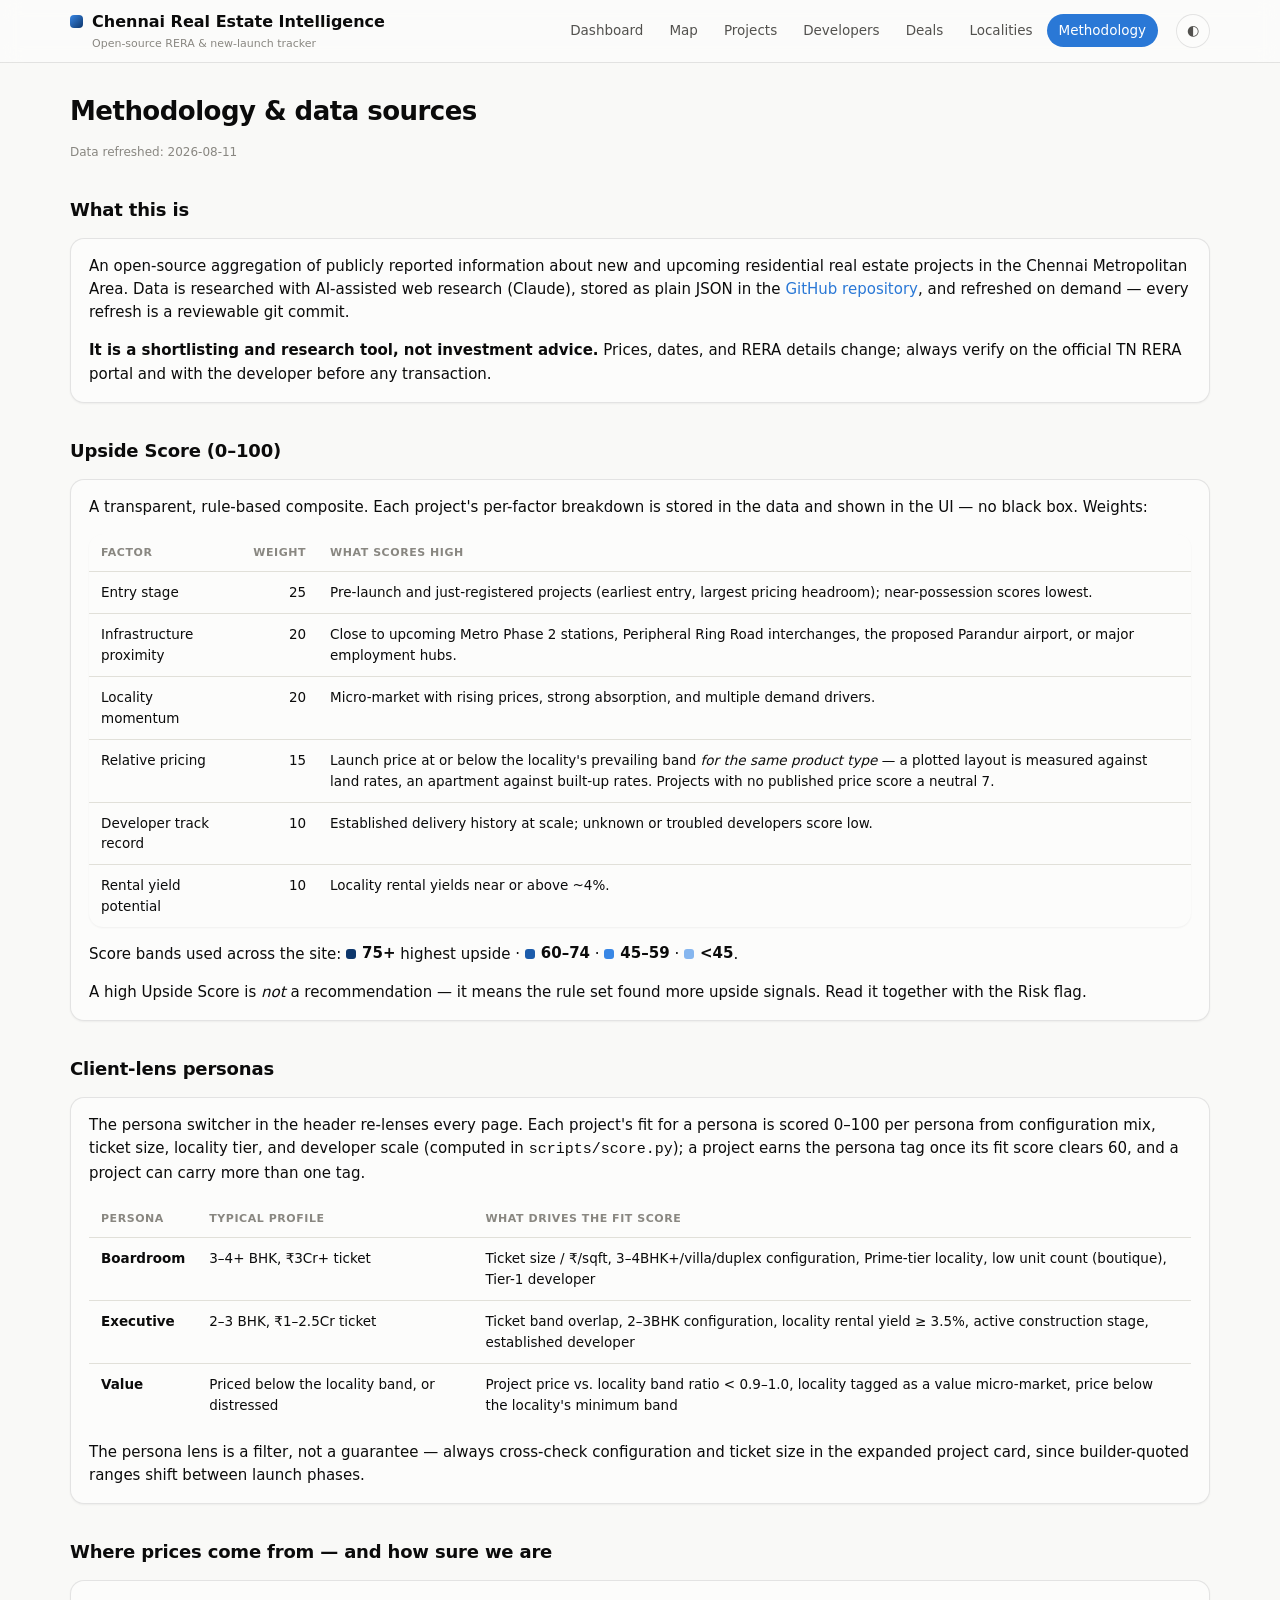
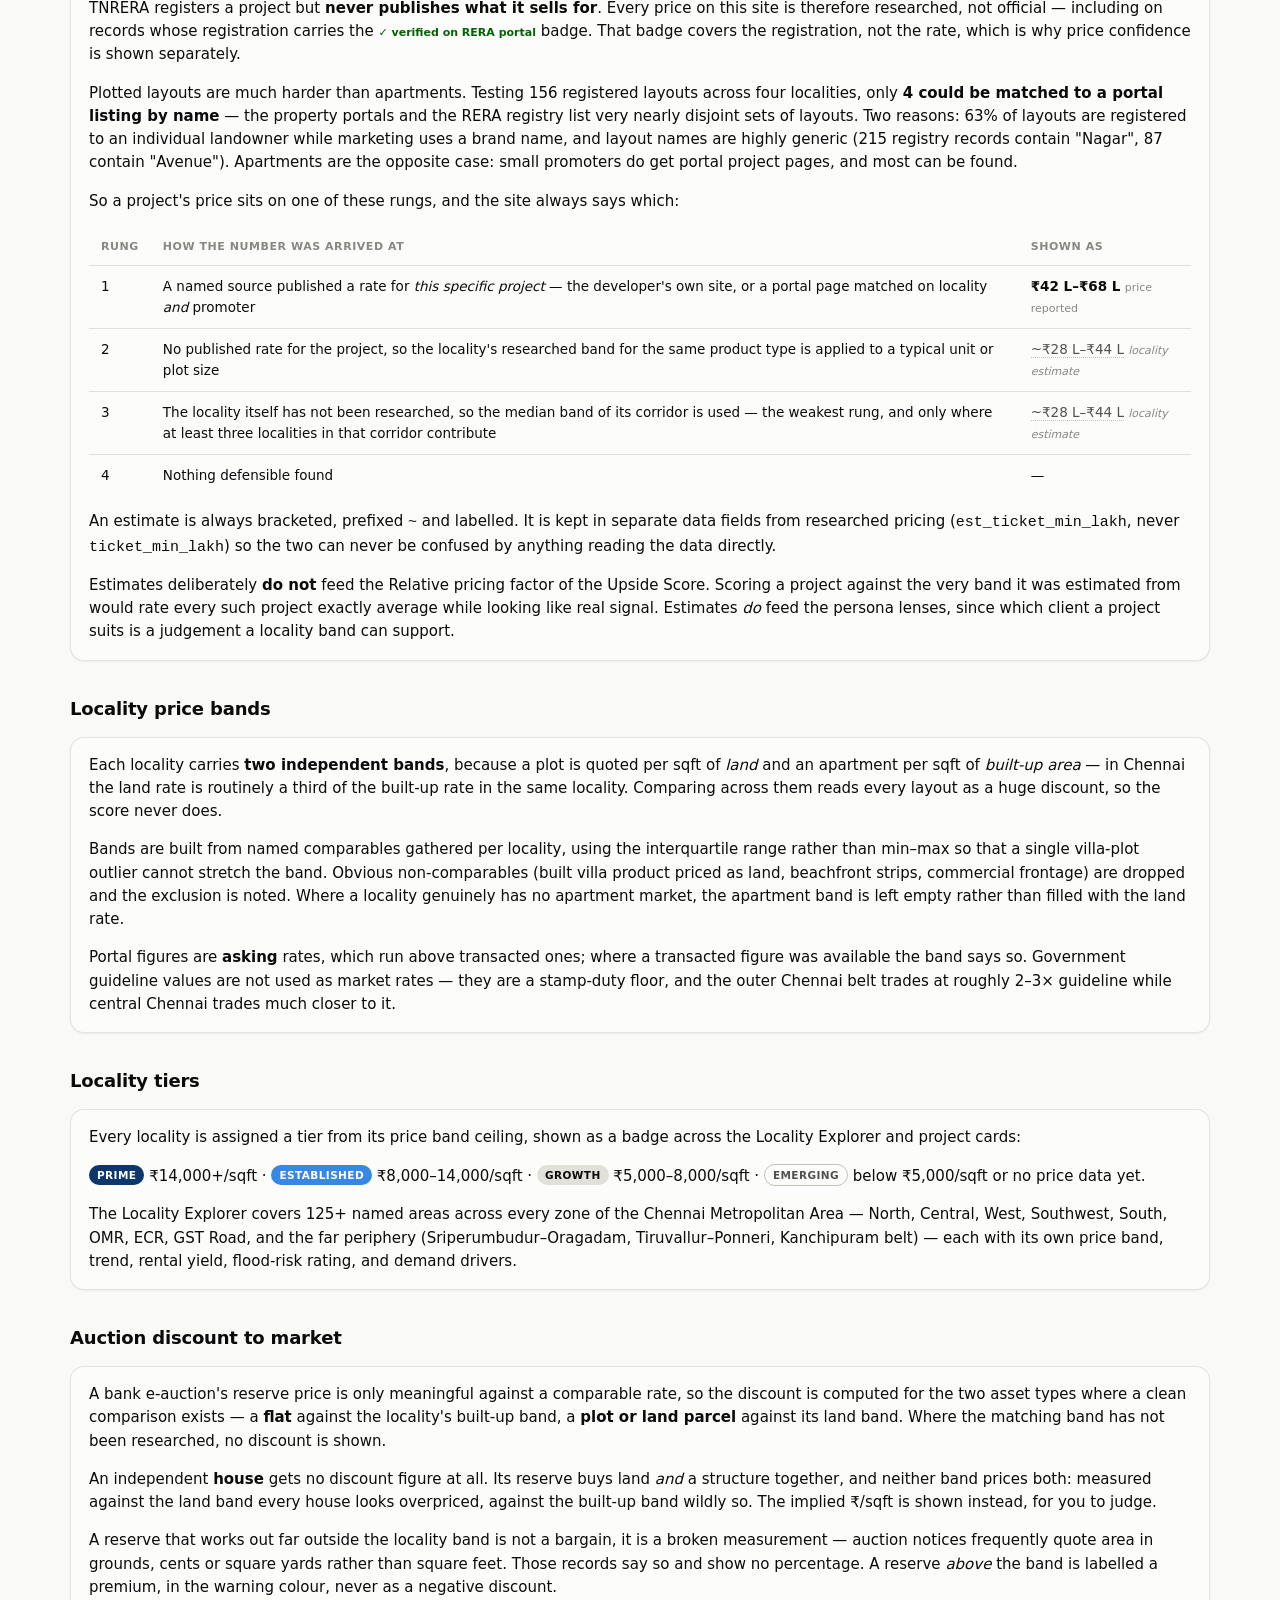
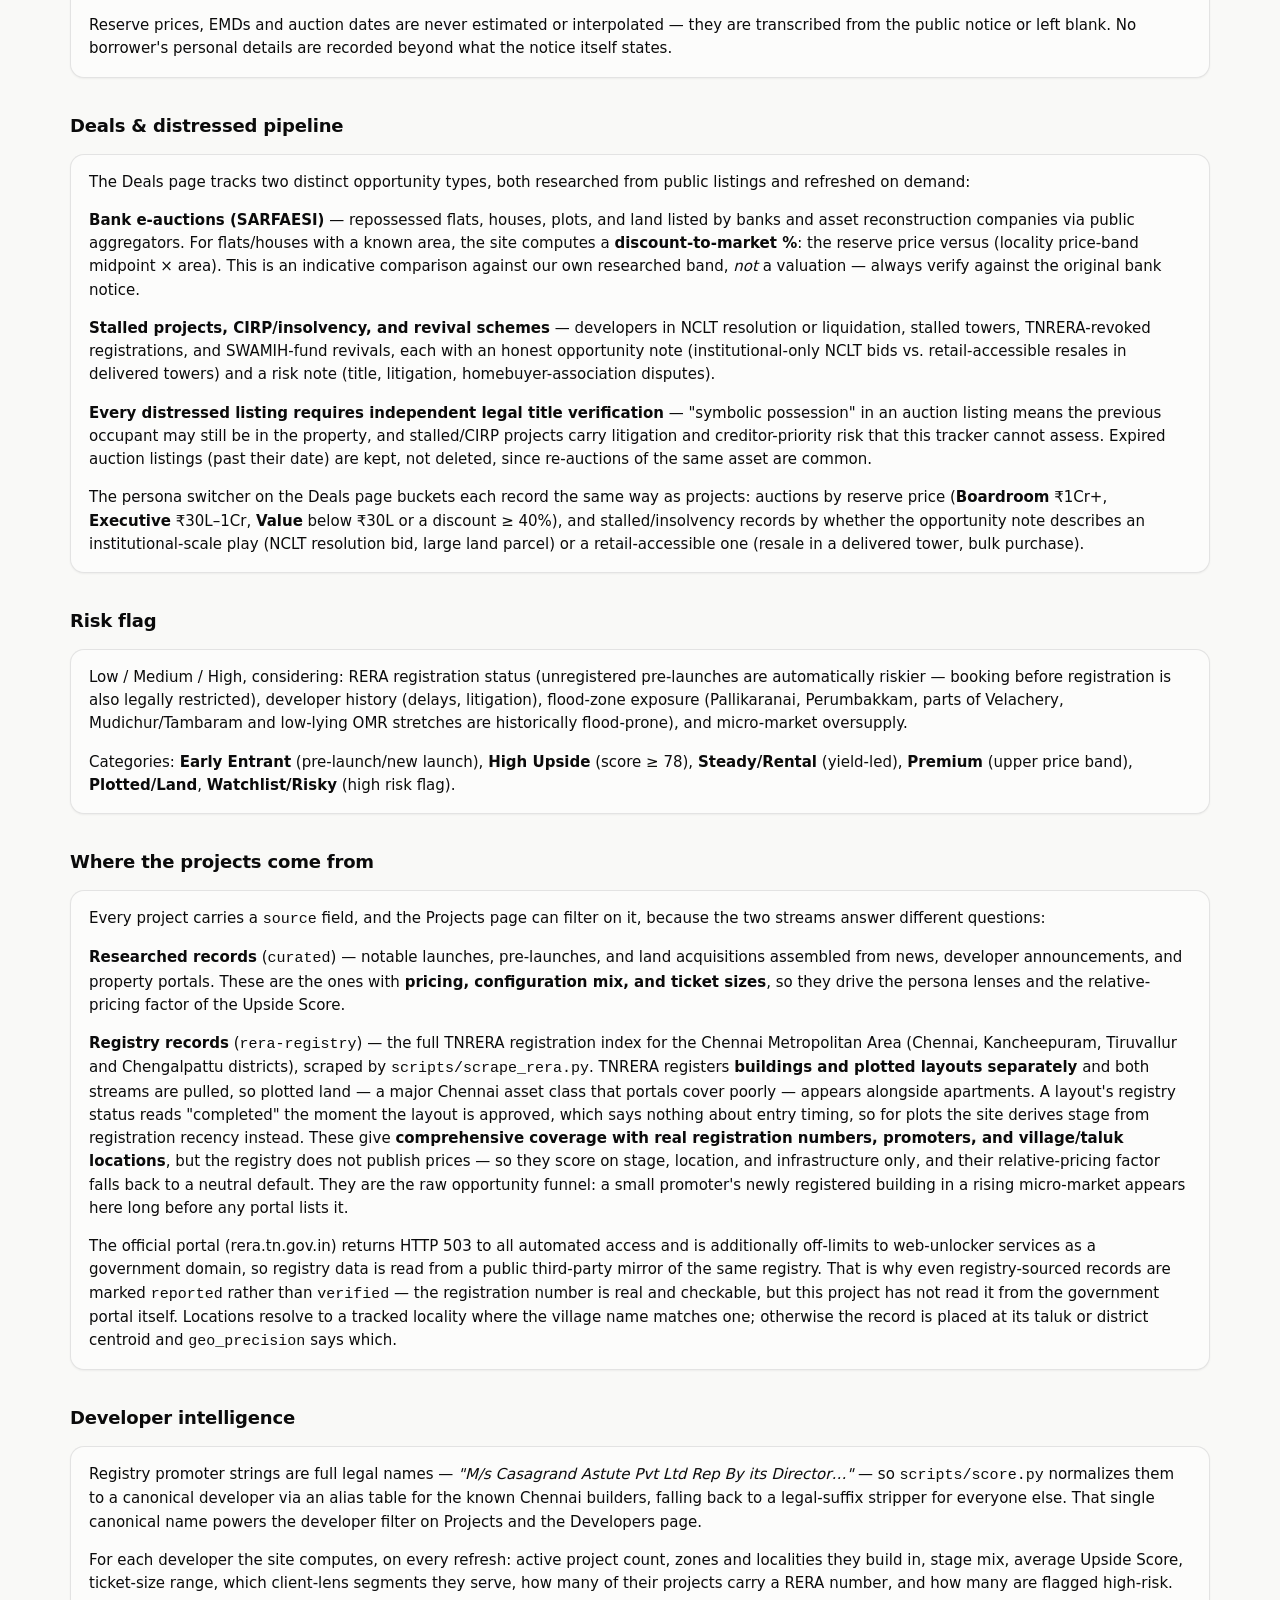
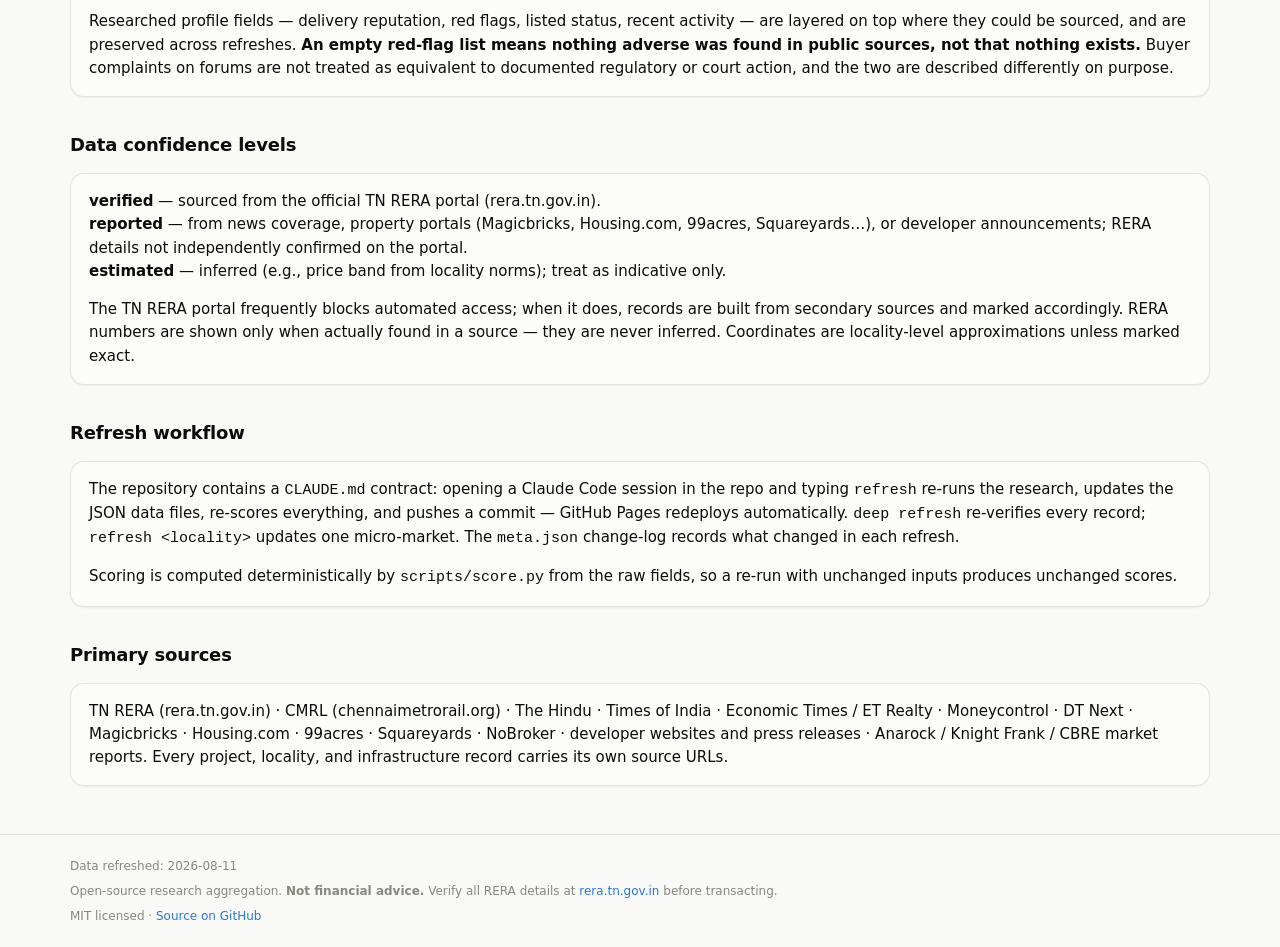
<file: docs/methodology.html>
<!DOCTYPE html>
<html lang="en">
<head>
<meta charset="utf-8">
<meta name="viewport" content="width=device-width, initial-scale=1">
<link rel="icon" href="data:image/svg+xml,<svg xmlns=%22http://www.w3.org/2000/svg%22 viewBox=%220 0 100 100%22><text y=%22.9em%22 font-size=%2290%22>🏙️</text></svg>">
<title>Methodology — Chennai Real Estate Intelligence</title>
<link rel="stylesheet" href="assets/style.css">
</head>
<body>
<header class="site"><div class="wrap">
  <div class="brand">Chennai Real Estate Intelligence<small>Open-source RERA &amp; new-launch tracker</small></div>
  <nav class="main">
    <a href="index.html">Dashboard</a>
    <a href="map.html">Map</a>
    <a href="projects.html">Projects</a>
    <a href="developers.html">Developers</a>
    <a href="deals.html">Deals</a>
    <a href="localities.html">Localities</a>
    <a href="methodology.html" class="active">Methodology</a>
  </nav>
  <button class="theme-toggle" title="Toggle light/dark">◐</button>
</div></header>

<main class="wrap">
  <h1>Methodology &amp; data sources</h1>
  <p class="refreshed"></p>

  <h2>What this is</h2>
  <div class="card">
    <p style="margin-top:0">An open-source aggregation of publicly reported information about new and upcoming
    residential real estate projects in the Chennai Metropolitan Area. Data is researched with AI-assisted web
    research (Claude), stored as plain JSON in the <a href="https://github.com/SnuggieMsk/rstate">GitHub repository</a>,
    and refreshed on demand — every refresh is a reviewable git commit.</p>
    <p style="margin-bottom:0"><strong>It is a shortlisting and research tool, not investment advice.</strong>
    Prices, dates, and RERA details change; always verify on the official TN RERA portal and with the developer
    before any transaction.</p>
  </div>

  <h2>Upside Score (0–100)</h2>
  <div class="card">
    <p style="margin-top:0">A transparent, rule-based composite. Each project's per-factor breakdown is stored in
    the data and shown in the UI — no black box. Weights:</p>
    <div class="table-scroll" style="border:none"><table>
      <thead><tr><th>Factor</th><th class="num">Weight</th><th>What scores high</th></tr></thead>
      <tbody>
        <tr><td>Entry stage</td><td class="num">25</td><td>Pre-launch and just-registered projects (earliest entry, largest pricing headroom); near-possession scores lowest.</td></tr>
        <tr><td>Infrastructure proximity</td><td class="num">20</td><td>Close to upcoming Metro Phase 2 stations, Peripheral Ring Road interchanges, the proposed Parandur airport, or major employment hubs.</td></tr>
        <tr><td>Locality momentum</td><td class="num">20</td><td>Micro-market with rising prices, strong absorption, and multiple demand drivers.</td></tr>
        <tr><td>Relative pricing</td><td class="num">15</td><td>Launch price at or below the locality's prevailing band <em>for the same product type</em> — a plotted layout is measured against land rates, an apartment against built-up rates. Projects with no published price score a neutral 7.</td></tr>
        <tr><td>Developer track record</td><td class="num">10</td><td>Established delivery history at scale; unknown or troubled developers score low.</td></tr>
        <tr><td>Rental yield potential</td><td class="num">10</td><td>Locality rental yields near or above ~4%.</td></tr>
      </tbody>
    </table></div>
    <p>Score bands used across the site: <span class="score score-band-4"><i></i>75+</span> highest upside ·
    <span class="score score-band-3"><i></i>60–74</span> · <span class="score score-band-2"><i></i>45–59</span> ·
    <span class="score score-band-1"><i></i>&lt;45</span>.</p>
    <p style="margin-bottom:0">A high Upside Score is <em>not</em> a recommendation — it means the rule set found
    more upside signals. Read it together with the Risk flag.</p>
  </div>

  <h2>Client-lens personas</h2>
  <div class="card">
    <p style="margin-top:0">The persona switcher in the header re-lenses every page. Each project's fit for a
    persona is scored 0–100 per persona from configuration mix, ticket size, locality tier, and developer scale
    (computed in <code>scripts/score.py</code>); a project earns the persona tag once its fit score clears 60,
    and a project can carry more than one tag.</p>
    <table>
      <thead><tr><th>Persona</th><th>Typical profile</th><th>What drives the fit score</th></tr></thead>
      <tbody>
        <tr><td><strong>Boardroom</strong></td><td>3–4+ BHK, ₹3Cr+ ticket</td>
          <td>Ticket size / ₹/sqft, 3–4BHK+/villa/duplex configuration, Prime-tier locality, low unit count (boutique), Tier-1 developer</td></tr>
        <tr><td><strong>Executive</strong></td><td>2–3 BHK, ₹1–2.5Cr ticket</td>
          <td>Ticket band overlap, 2–3BHK configuration, locality rental yield ≥ 3.5%, active construction stage, established developer</td></tr>
        <tr><td><strong>Value</strong></td><td>Priced below the locality band, or distressed</td>
          <td>Project price vs. locality band ratio &lt; 0.9–1.0, locality tagged as a value micro-market, price below the locality's minimum band</td></tr>
      </tbody>
    </table>
    <p style="margin-bottom:0">The persona lens is a filter, not a guarantee — always cross-check configuration
    and ticket size in the expanded project card, since builder-quoted ranges shift between launch phases.</p>
  </div>

  <h2>Where prices come from — and how sure we are</h2>
  <div class="card">
    <p style="margin-top:0">TNRERA registers a project but <strong>never publishes what it sells for</strong>.
    Every price on this site is therefore researched, not official — including on records whose registration
    carries the <span class="verified-badge">✓ verified on RERA portal</span> badge. That badge covers the
    registration, not the rate, which is why price confidence is shown separately.</p>

    <p>Plotted layouts are much harder than apartments. Testing 156 registered layouts across four localities,
    only <strong>4 could be matched to a portal listing by name</strong> — the property portals and the RERA
    registry list very nearly disjoint sets of layouts. Two reasons: 63% of layouts are registered to an
    individual landowner while marketing uses a brand name, and layout names are highly generic (215 registry
    records contain "Nagar", 87 contain "Avenue"). Apartments are the opposite case: small promoters do get
    portal project pages, and most can be found.</p>

    <p>So a project's price sits on one of these rungs, and the site always says which:</p>
    <table>
      <thead><tr><th>Rung</th><th>How the number was arrived at</th><th>Shown as</th></tr></thead>
      <tbody>
        <tr><td>1</td><td>A named source published a rate for <em>this specific project</em> — the developer's
          own site, or a portal page matched on locality <em>and</em> promoter</td>
          <td><strong>₹42 L–₹68 L</strong> <span class="conf">price reported</span></td></tr>
        <tr><td>2</td><td>No published rate for the project, so the locality's researched band for the same
          product type is applied to a typical unit or plot size</td>
          <td><span class="est">~₹28 L–₹44 L</span> <span class="conf est-label">locality estimate</span></td></tr>
        <tr><td>3</td><td>The locality itself has not been researched, so the median band of its corridor is
          used — the weakest rung, and only where at least three localities in that corridor contribute</td>
          <td><span class="est">~₹28 L–₹44 L</span> <span class="conf est-label">locality estimate</span></td></tr>
        <tr><td>4</td><td>Nothing defensible found</td><td>—</td></tr>
      </tbody>
    </table>

    <p>An estimate is always bracketed, prefixed <code>~</code> and labelled. It is kept in separate data fields
    from researched pricing (<code>est_ticket_min_lakh</code>, never <code>ticket_min_lakh</code>) so the two can
    never be confused by anything reading the data directly.</p>

    <p style="margin-bottom:0">Estimates deliberately <strong>do not</strong> feed the Relative pricing factor of
    the Upside Score. Scoring a project against the very band it was estimated from would rate every such project
    exactly average while looking like real signal. Estimates <em>do</em> feed the persona lenses, since which
    client a project suits is a judgement a locality band can support.</p>
  </div>

  <h2>Locality price bands</h2>
  <div class="card">
    <p style="margin-top:0">Each locality carries <strong>two independent bands</strong>, because a plot is
    quoted per sqft of <em>land</em> and an apartment per sqft of <em>built-up area</em> — in Chennai the land
    rate is routinely a third of the built-up rate in the same locality. Comparing across them reads every
    layout as a huge discount, so the score never does.</p>
    <p>Bands are built from named comparables gathered per locality, using the interquartile range rather than
    min–max so that a single villa-plot outlier cannot stretch the band. Obvious non-comparables (built villa
    product priced as land, beachfront strips, commercial frontage) are dropped and the exclusion is noted.
    Where a locality genuinely has no apartment market, the apartment band is left empty rather than filled
    with the land rate.</p>
    <p style="margin-bottom:0">Portal figures are <strong>asking</strong> rates, which run above transacted
    ones; where a transacted figure was available the band says so. Government guideline values are not used as
    market rates — they are a stamp-duty floor, and the outer Chennai belt trades at roughly 2–3× guideline
    while central Chennai trades much closer to it.</p>
  </div>

  <h2>Locality tiers</h2>
  <div class="card">
    <p style="margin-top:0">Every locality is assigned a tier from its price band ceiling, shown as a badge across
    the Locality Explorer and project cards:</p>
    <p><span class="tier tier-Prime">Prime</span> ₹14,000+/sqft ·
    <span class="tier tier-Established">Established</span> ₹8,000–14,000/sqft ·
    <span class="tier tier-Growth">Growth</span> ₹5,000–8,000/sqft ·
    <span class="tier tier-Emerging">Emerging</span> below ₹5,000/sqft or no price data yet.</p>
    <p style="margin-bottom:0">The Locality Explorer covers 125+ named areas across every zone of the Chennai
    Metropolitan Area — North, Central, West, Southwest, South, OMR, ECR, GST Road, and the far periphery
    (Sriperumbudur–Oragadam, Tiruvallur–Ponneri, Kanchipuram belt) — each with its own price band, trend, rental
    yield, flood-risk rating, and demand drivers.</p>
  </div>

  <h2>Auction discount to market</h2>
  <div class="card">
    <p style="margin-top:0">A bank e-auction's reserve price is only meaningful against a
    comparable rate, so the discount is computed for the two asset types where a clean
    comparison exists — a <strong>flat</strong> against the locality's built-up band, a
    <strong>plot or land parcel</strong> against its land band. Where the matching band has
    not been researched, no discount is shown.</p>
    <p>An independent <strong>house</strong> gets no discount figure at all. Its reserve buys
    land <em>and</em> a structure together, and neither band prices both: measured against the
    land band every house looks overpriced, against the built-up band wildly so. The implied
    &#8377;/sqft is shown instead, for you to judge.</p>
    <p>A reserve that works out far outside the locality band is not a bargain, it is a broken
    measurement — auction notices frequently quote area in grounds, cents or square yards
    rather than square feet. Those records say so and show no percentage. A reserve
    <em>above</em> the band is labelled a premium, in the warning colour, never as a negative
    discount.</p>
    <p style="margin-bottom:0">Reserve prices, EMDs and auction dates are never estimated or
    interpolated — they are transcribed from the public notice or left blank. No borrower's
    personal details are recorded beyond what the notice itself states.</p>
  </div>

  <h2>Deals &amp; distressed pipeline</h2>
  <div class="card">
    <p style="margin-top:0">The Deals page tracks two distinct opportunity types, both researched from public
    listings and refreshed on demand:</p>
    <p><strong>Bank e-auctions (SARFAESI)</strong> — repossessed flats, houses, plots, and land listed by banks
    and asset reconstruction companies via public aggregators. For flats/houses with a known area, the site
    computes a <strong>discount-to-market %</strong>: the reserve price versus (locality price-band midpoint ×
    area). This is an indicative comparison against our own researched band, <em>not</em> a valuation — always
    verify against the original bank notice.</p>
    <p><strong>Stalled projects, CIRP/insolvency, and revival schemes</strong> — developers in NCLT resolution or
    liquidation, stalled towers, TNRERA-revoked registrations, and SWAMIH-fund revivals, each with an honest
    opportunity note (institutional-only NCLT bids vs. retail-accessible resales in delivered towers) and a risk
    note (title, litigation, homebuyer-association disputes).</p>
    <p><strong>Every distressed listing requires independent legal title verification</strong>
    — "symbolic possession" in an auction listing means the previous occupant may still be in the property, and
    stalled/CIRP projects carry litigation and creditor-priority risk that this tracker cannot assess. Expired
    auction listings (past their date) are kept, not deleted, since re-auctions of the same asset are common.</p>
    <p style="margin-bottom:0">The persona switcher on the Deals page buckets each record the same way as
    projects: auctions by reserve price (<strong>Boardroom</strong> ₹1Cr+, <strong>Executive</strong> ₹30L–1Cr,
    <strong>Value</strong> below ₹30L or a discount ≥ 40%), and stalled/insolvency records by whether the
    opportunity note describes an institutional-scale play (NCLT resolution bid, large land parcel) or a
    retail-accessible one (resale in a delivered tower, bulk purchase).</p>
  </div>

  <h2>Risk flag</h2>
  <div class="card">
    <p style="margin-top:0">Low / Medium / High, considering: RERA registration status (unregistered pre-launches
    are automatically riskier — booking before registration is also legally restricted), developer history
    (delays, litigation), flood-zone exposure (Pallikaranai, Perumbakkam, parts of Velachery, Mudichur/Tambaram
    and low-lying OMR stretches are historically flood-prone), and micro-market oversupply.</p>
    <p style="margin-bottom:0">Categories: <strong>Early Entrant</strong> (pre-launch/new launch),
    <strong>High Upside</strong> (score ≥ 78), <strong>Steady/Rental</strong> (yield-led),
    <strong>Premium</strong> (upper price band), <strong>Plotted/Land</strong>,
    <strong>Watchlist/Risky</strong> (high risk flag).</p>
  </div>

  <h2>Where the projects come from</h2>
  <div class="card">
    <p style="margin-top:0">Every project carries a <code>source</code> field, and the Projects page can filter
    on it, because the two streams answer different questions:</p>
    <p><strong>Researched records</strong> (<code>curated</code>) — notable launches, pre-launches, and land
    acquisitions assembled from news, developer announcements, and property portals. These are the ones with
    <strong>pricing, configuration mix, and ticket sizes</strong>, so they drive the persona lenses and the
    relative-pricing factor of the Upside Score.</p>
    <p><strong>Registry records</strong> (<code>rera-registry</code>) — the full TNRERA registration index for the
    Chennai Metropolitan Area (Chennai, Kancheepuram, Tiruvallur and Chengalpattu districts), scraped by
    <code>scripts/scrape_rera.py</code>. TNRERA registers <strong>buildings and plotted layouts separately</strong>
    and both streams are pulled, so plotted land — a major Chennai asset class that portals cover poorly — appears
    alongside apartments. A layout's registry status reads "completed" the moment the layout is approved, which
    says nothing about entry timing, so for plots the site derives stage from registration recency instead. These give <strong>comprehensive coverage with real registration
    numbers, promoters, and village/taluk locations</strong>, but the registry does not publish prices — so they
    score on stage, location, and infrastructure only, and their relative-pricing factor falls back to a neutral
    default. They are the raw opportunity funnel: a small promoter's newly registered building in a rising
    micro-market appears here long before any portal lists it.</p>
    <p style="margin-bottom:0">The official portal (rera.tn.gov.in) returns HTTP 503 to all automated access and
    is additionally off-limits to web-unlocker services as a government domain, so registry data is read from a
    public third-party mirror of the same registry. That is why even registry-sourced records are marked
    <code>reported</code> rather than <code>verified</code> — the registration number is real and checkable, but
    this project has not read it from the government portal itself. Locations resolve to a tracked locality where
    the village name matches one; otherwise the record is placed at its taluk or district centroid and
    <code>geo_precision</code> says which.</p>
  </div>

  <h2>Developer intelligence</h2>
  <div class="card">
    <p style="margin-top:0">Registry promoter strings are full legal names — <em>"M/s Casagrand Astute Pvt Ltd
    Rep By its Director…"</em> — so <code>scripts/score.py</code> normalizes them to a canonical developer via an
    alias table for the known Chennai builders, falling back to a legal-suffix stripper for everyone else. That
    single canonical name powers the developer filter on Projects and the Developers page.</p>
    <p>For each developer the site computes, on every refresh: active project count, zones and localities they
    build in, stage mix, average Upside Score, ticket-size range, which client-lens segments they serve, how many
    of their projects carry a RERA number, and how many are flagged high-risk.</p>
    <p style="margin-bottom:0">Researched profile fields — delivery reputation, red flags, listed status, recent
    activity — are layered on top where they could be sourced, and are preserved across refreshes.
    <strong>An empty red-flag list means nothing adverse was found in public sources, not that nothing exists.</strong>
    Buyer complaints on forums are not treated as equivalent to documented regulatory or court action, and the
    two are described differently on purpose.</p>
  </div>

  <h2>Data confidence levels</h2>
  <div class="card">
    <p style="margin-top:0"><strong>verified</strong> — sourced from the official TN RERA portal
    (rera.tn.gov.in).<br>
    <strong>reported</strong> — from news coverage, property portals (Magicbricks, Housing.com, 99acres,
    Squareyards…), or developer announcements; RERA details not independently confirmed on the portal.<br>
    <strong>estimated</strong> — inferred (e.g., price band from locality norms); treat as indicative only.</p>
    <p style="margin-bottom:0">The TN RERA portal frequently blocks automated access; when it does, records are
    built from secondary sources and marked accordingly. RERA numbers are shown only when actually found in a
    source — they are never inferred. Coordinates are locality-level approximations unless marked exact.</p>
  </div>

  <h2>Refresh workflow</h2>
  <div class="card">
    <p style="margin-top:0">The repository contains a <code>CLAUDE.md</code> contract: opening a Claude Code
    session in the repo and typing <code>refresh</code> re-runs the research, updates the JSON data files,
    re-scores everything, and pushes a commit — GitHub Pages redeploys automatically. <code>deep refresh</code>
    re-verifies every record; <code>refresh &lt;locality&gt;</code> updates one micro-market. The
    <code>meta.json</code> change-log records what changed in each refresh.</p>
    <p style="margin-bottom:0">Scoring is computed deterministically by <code>scripts/score.py</code> from the
    raw fields, so a re-run with unchanged inputs produces unchanged scores.</p>
  </div>

  <h2>Primary sources</h2>
  <div class="card">
    <p style="margin-top:0;margin-bottom:0">TN RERA (rera.tn.gov.in) · CMRL (chennaimetrorail.org) · The Hindu ·
    Times of India · Economic Times / ET Realty · Moneycontrol · DT Next · Magicbricks · Housing.com · 99acres ·
    Squareyards · NoBroker · developer websites and press releases · Anarock / Knight Frank / CBRE market
    reports. Every project, locality, and infrastructure record carries its own source URLs.</p>
  </div>
</main>

<footer class="site"><div class="wrap">
  <span class="refreshed"></span>
  <span>Open-source research aggregation. <strong>Not financial advice.</strong> Verify all RERA details at <a href="https://rera.tn.gov.in" target="_blank" rel="noopener">rera.tn.gov.in</a> before transacting.</span>
  <span>MIT licensed · <a href="https://github.com/SnuggieMsk/rstate" target="_blank" rel="noopener">Source on GitHub</a></span>
</div></footer>

<script src="assets/app.js"></script>
<script>
CRI.initTheme();
CRI.loadJSON('meta.json').then(meta => CRI.setRefreshed(meta)).catch(() => {});
</script>
</body>
</html>
</file>
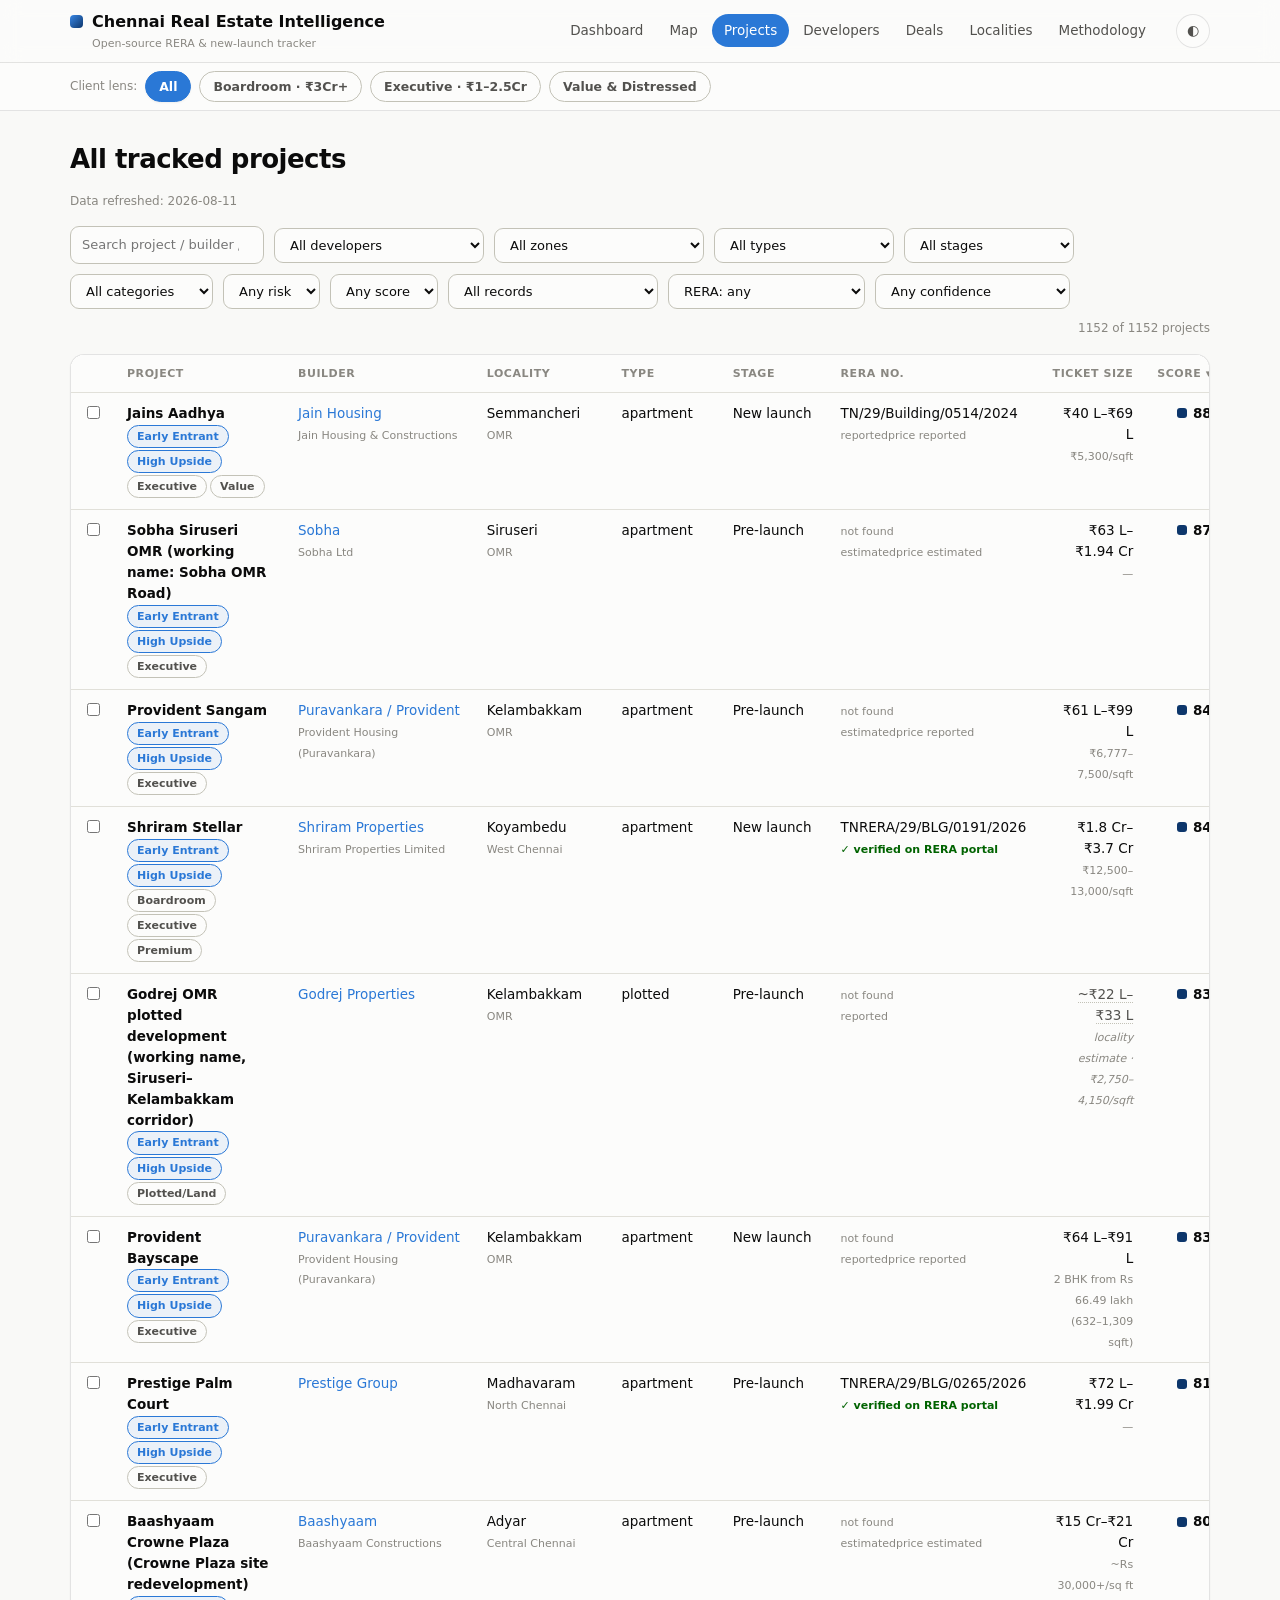
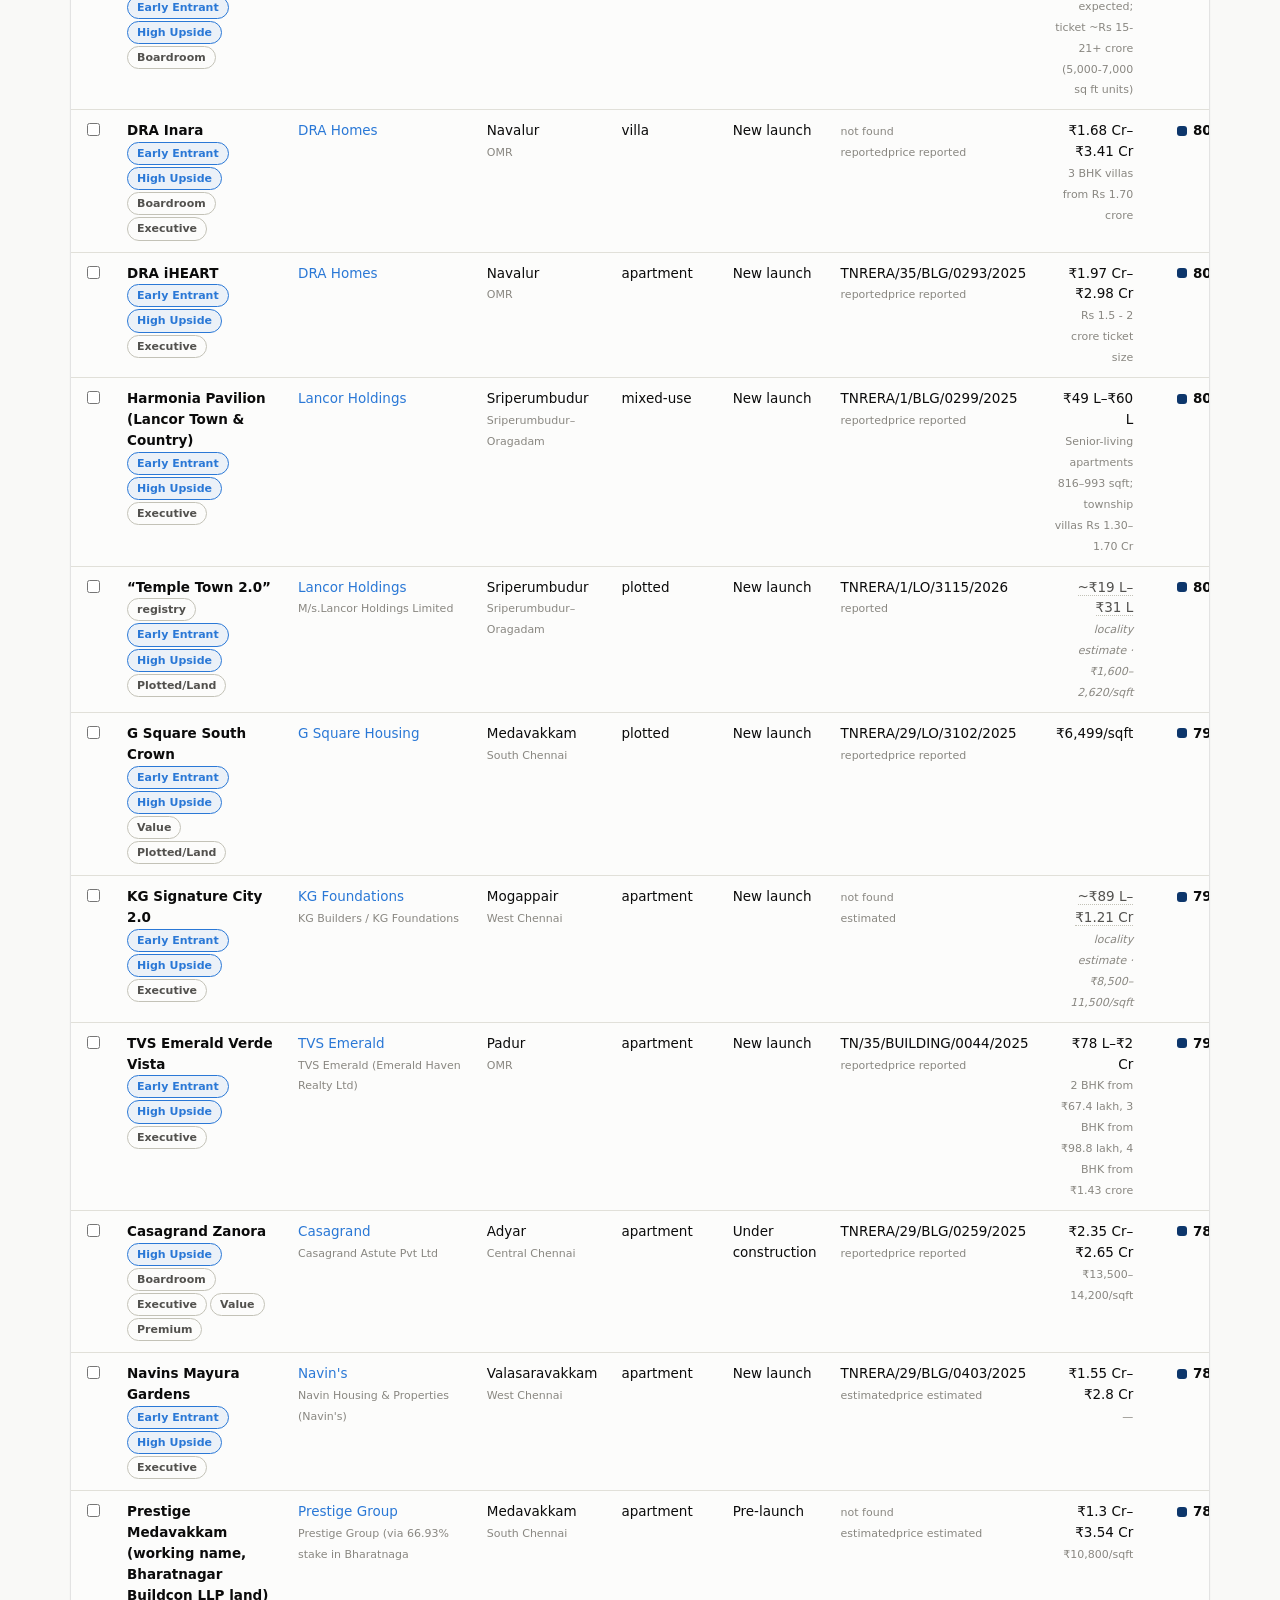
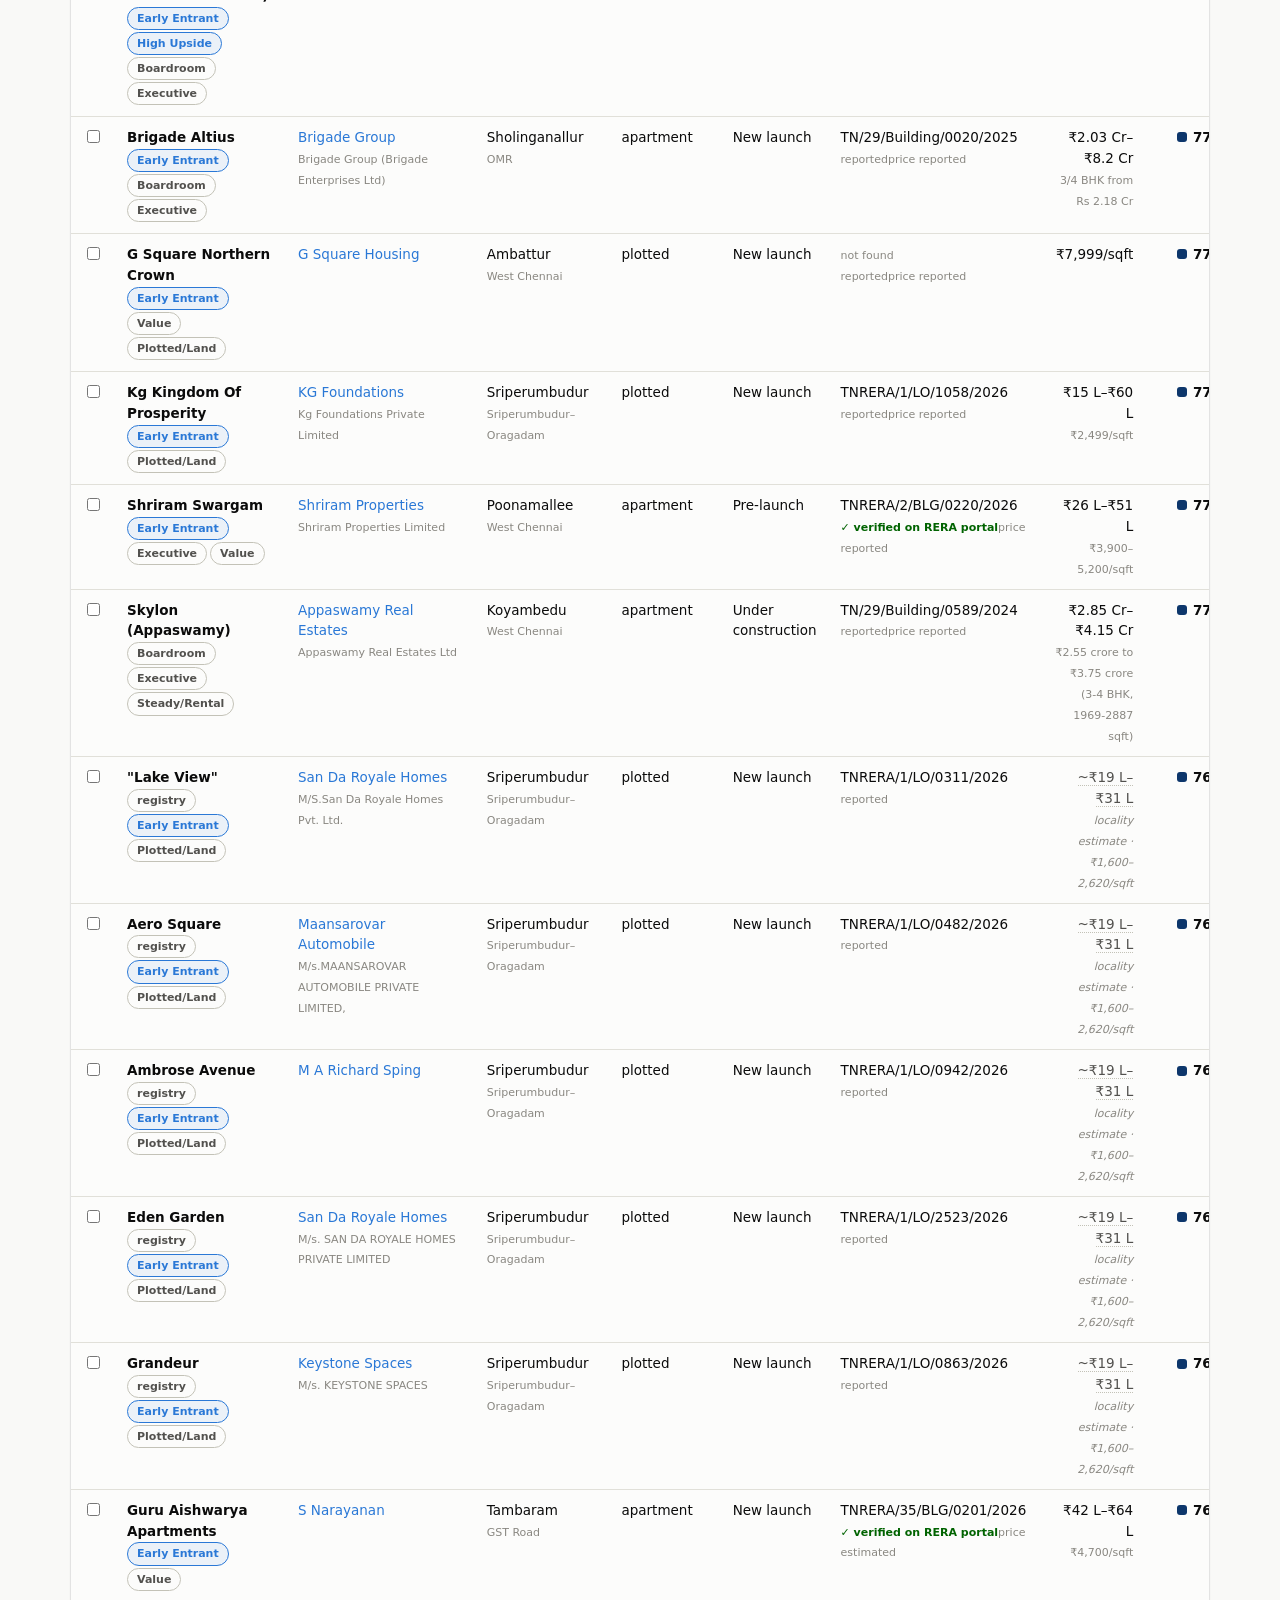
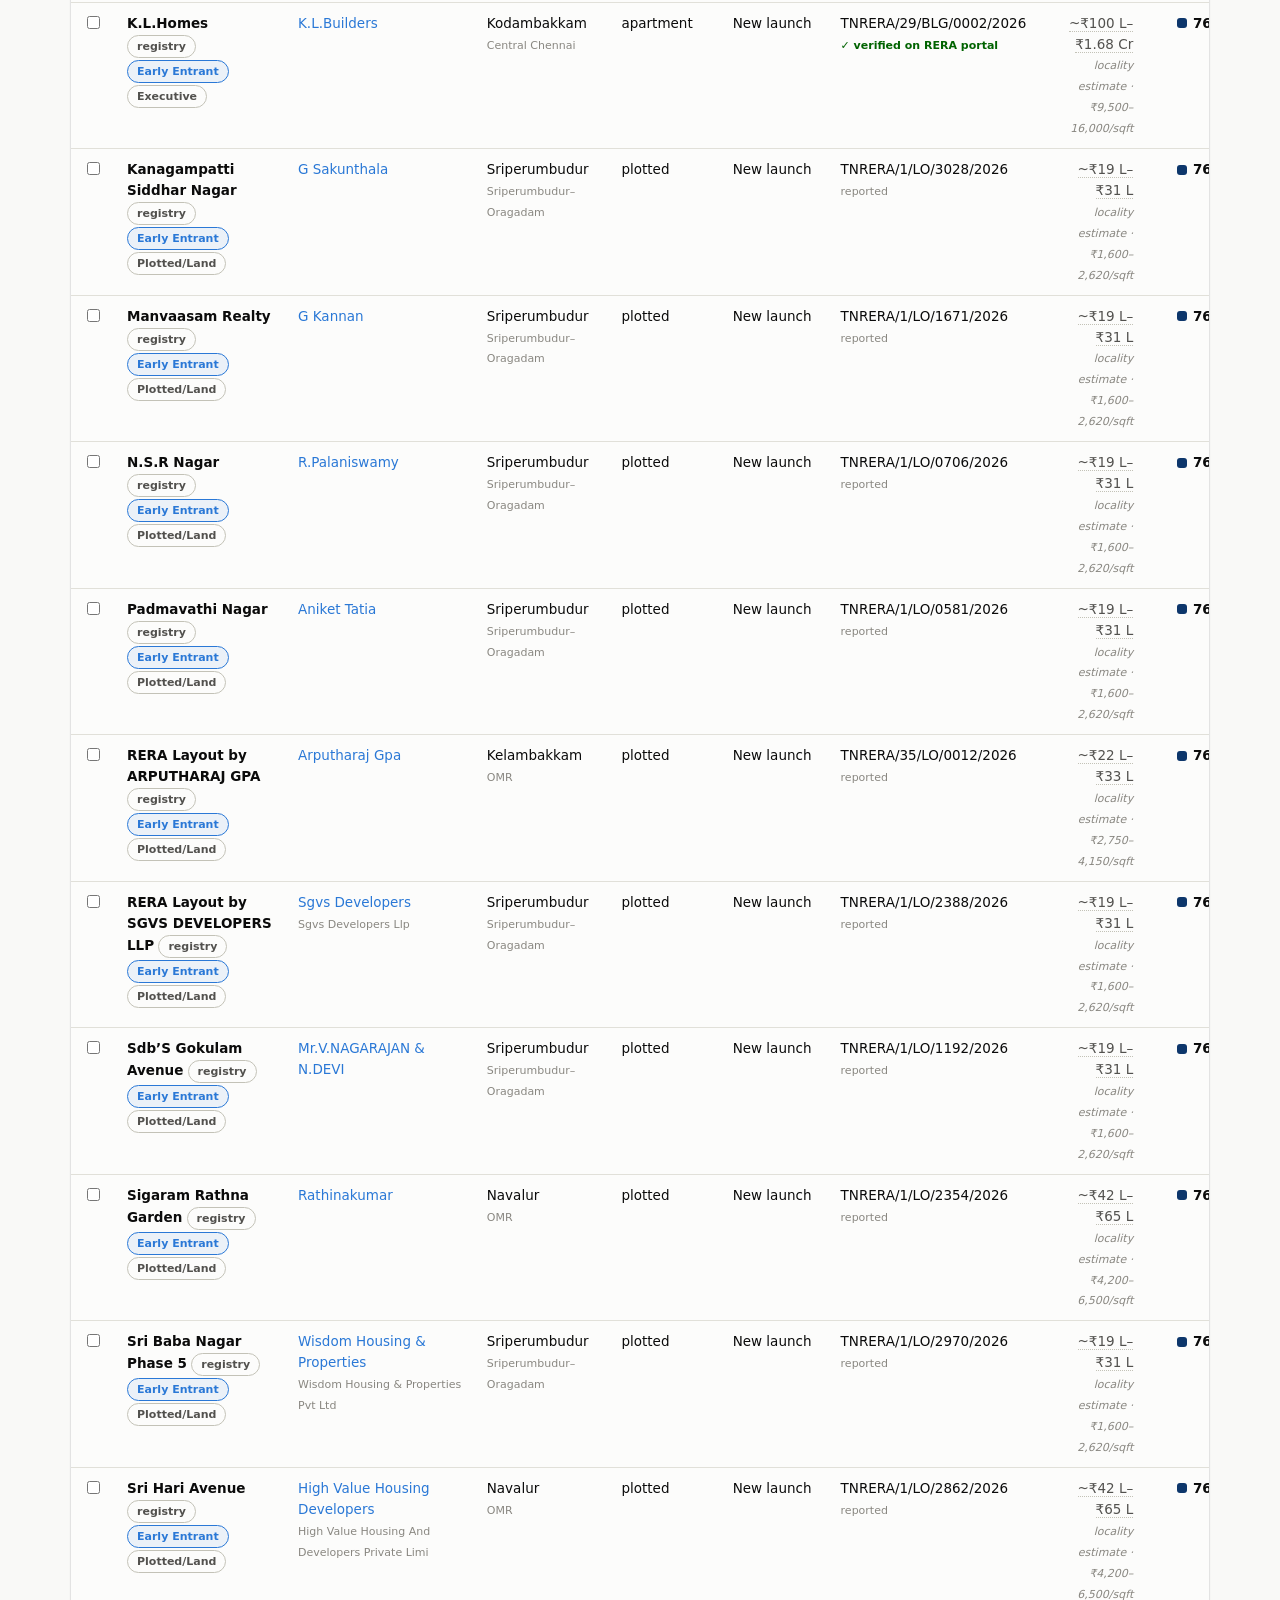
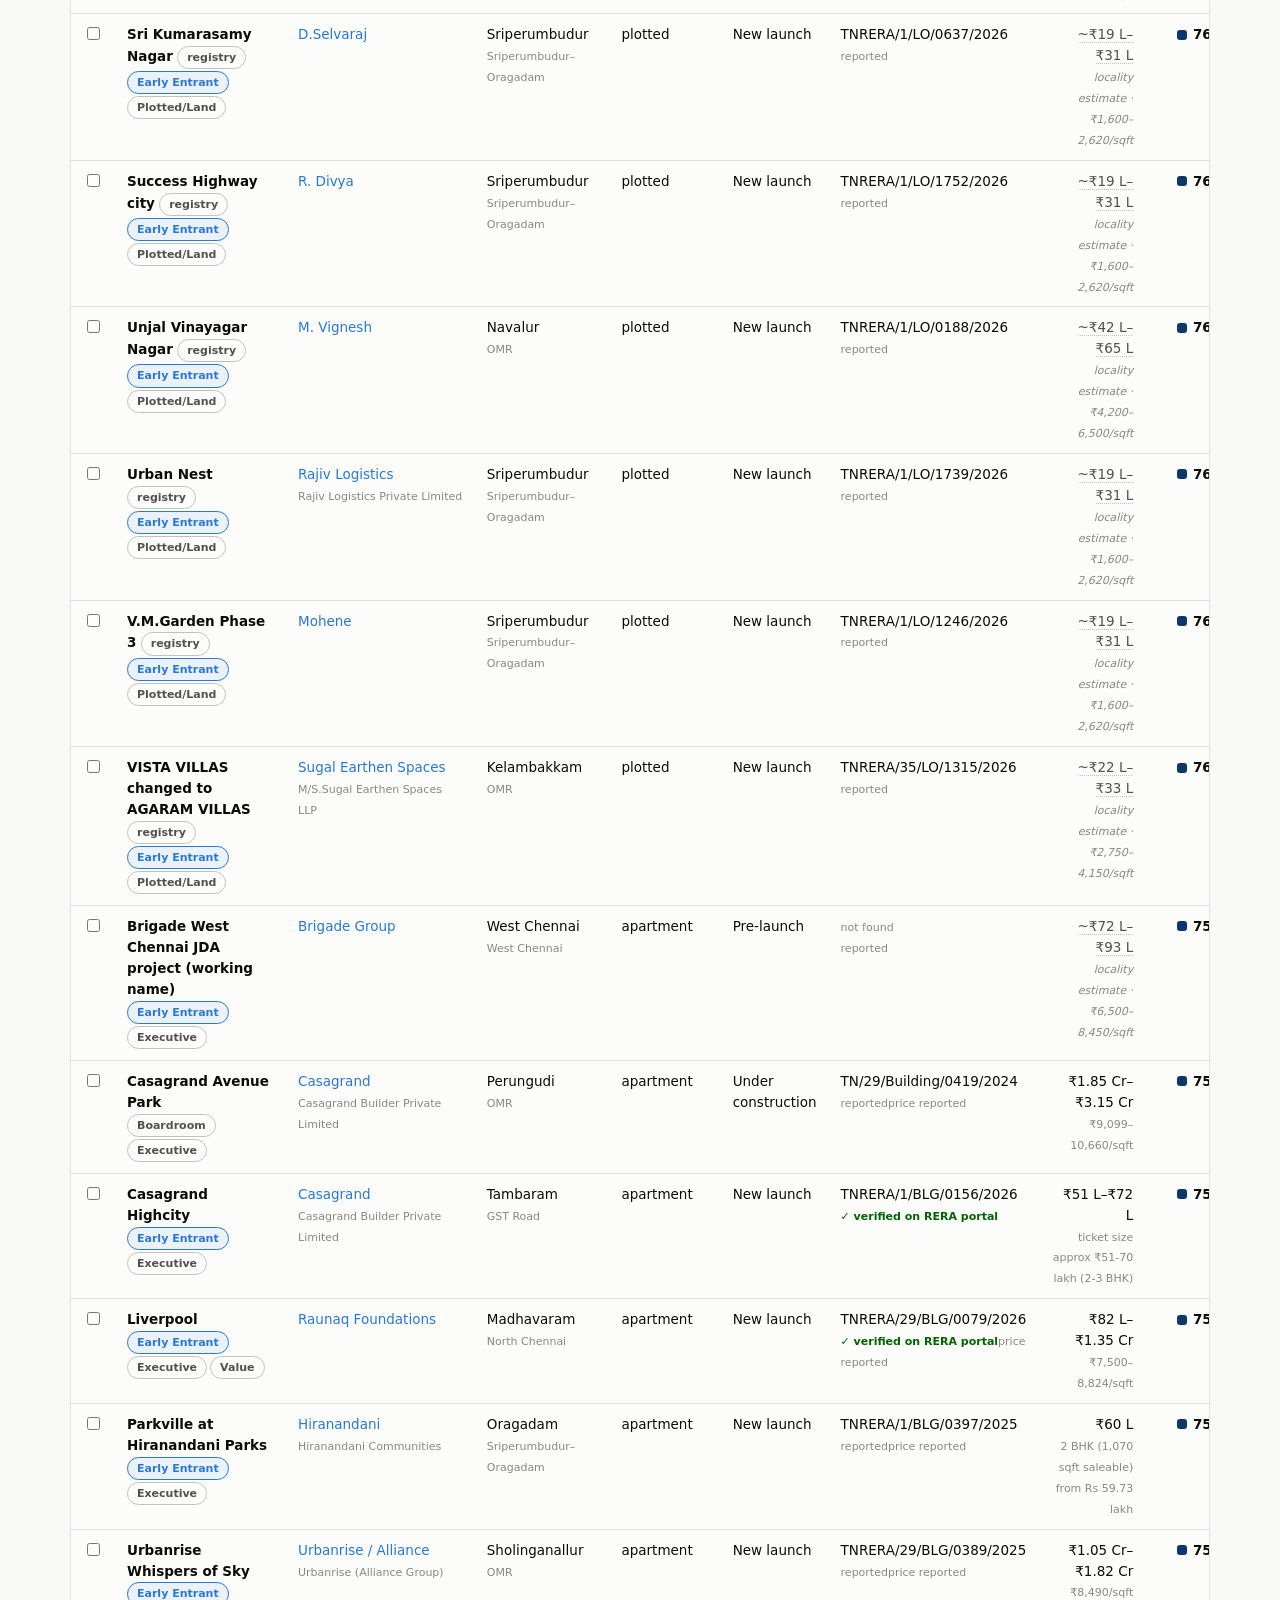
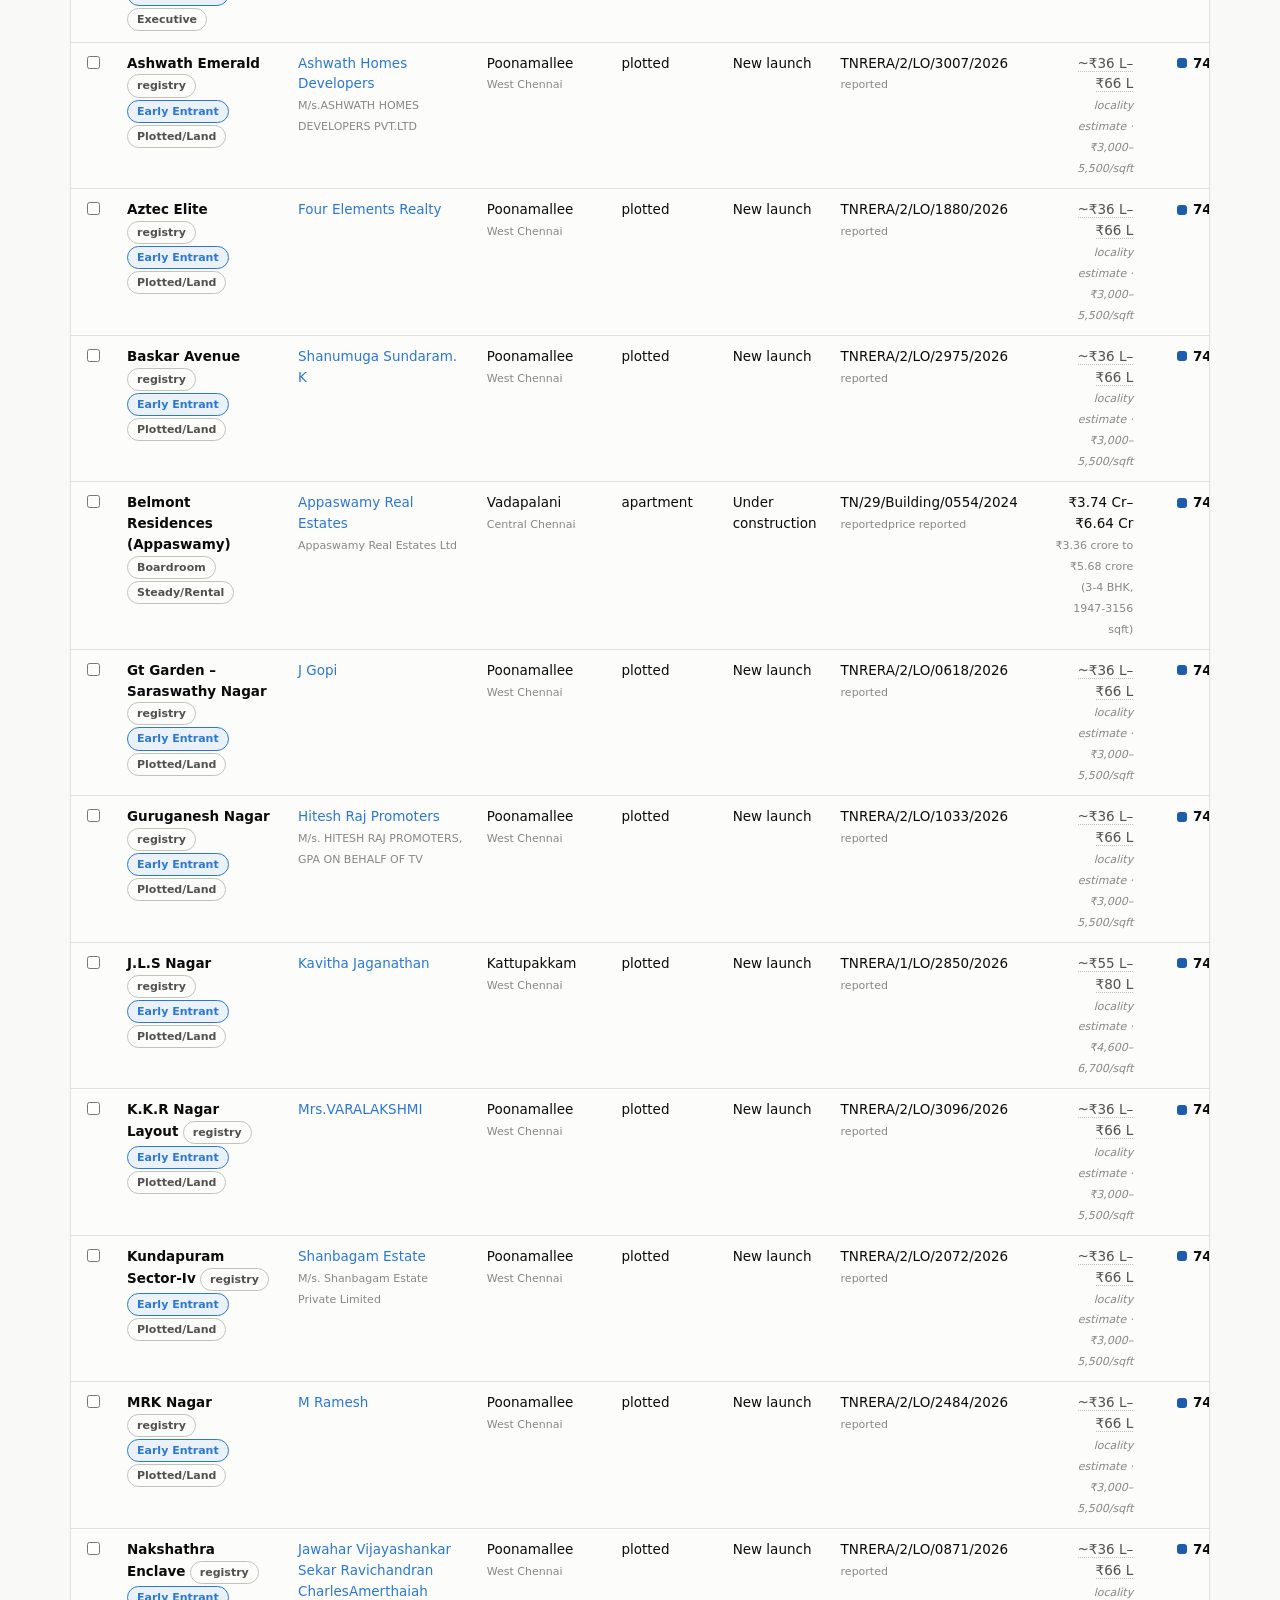
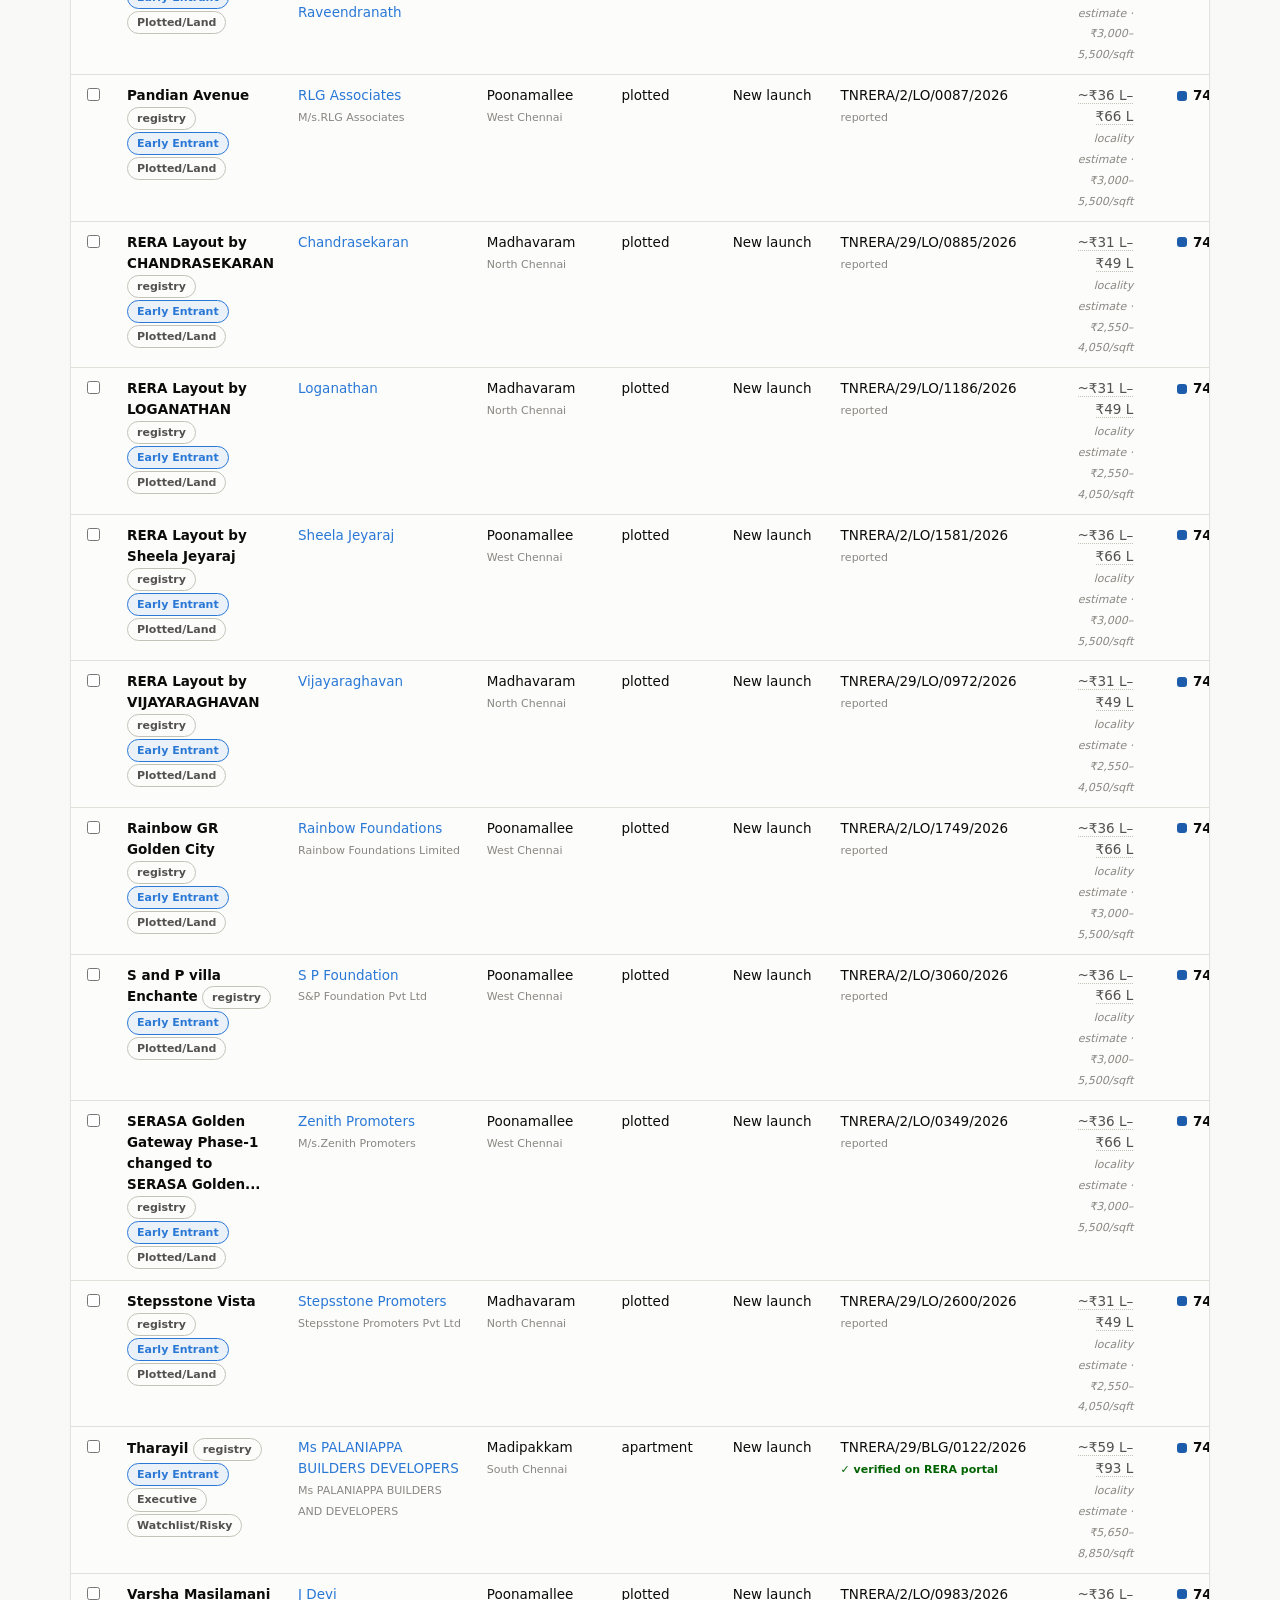
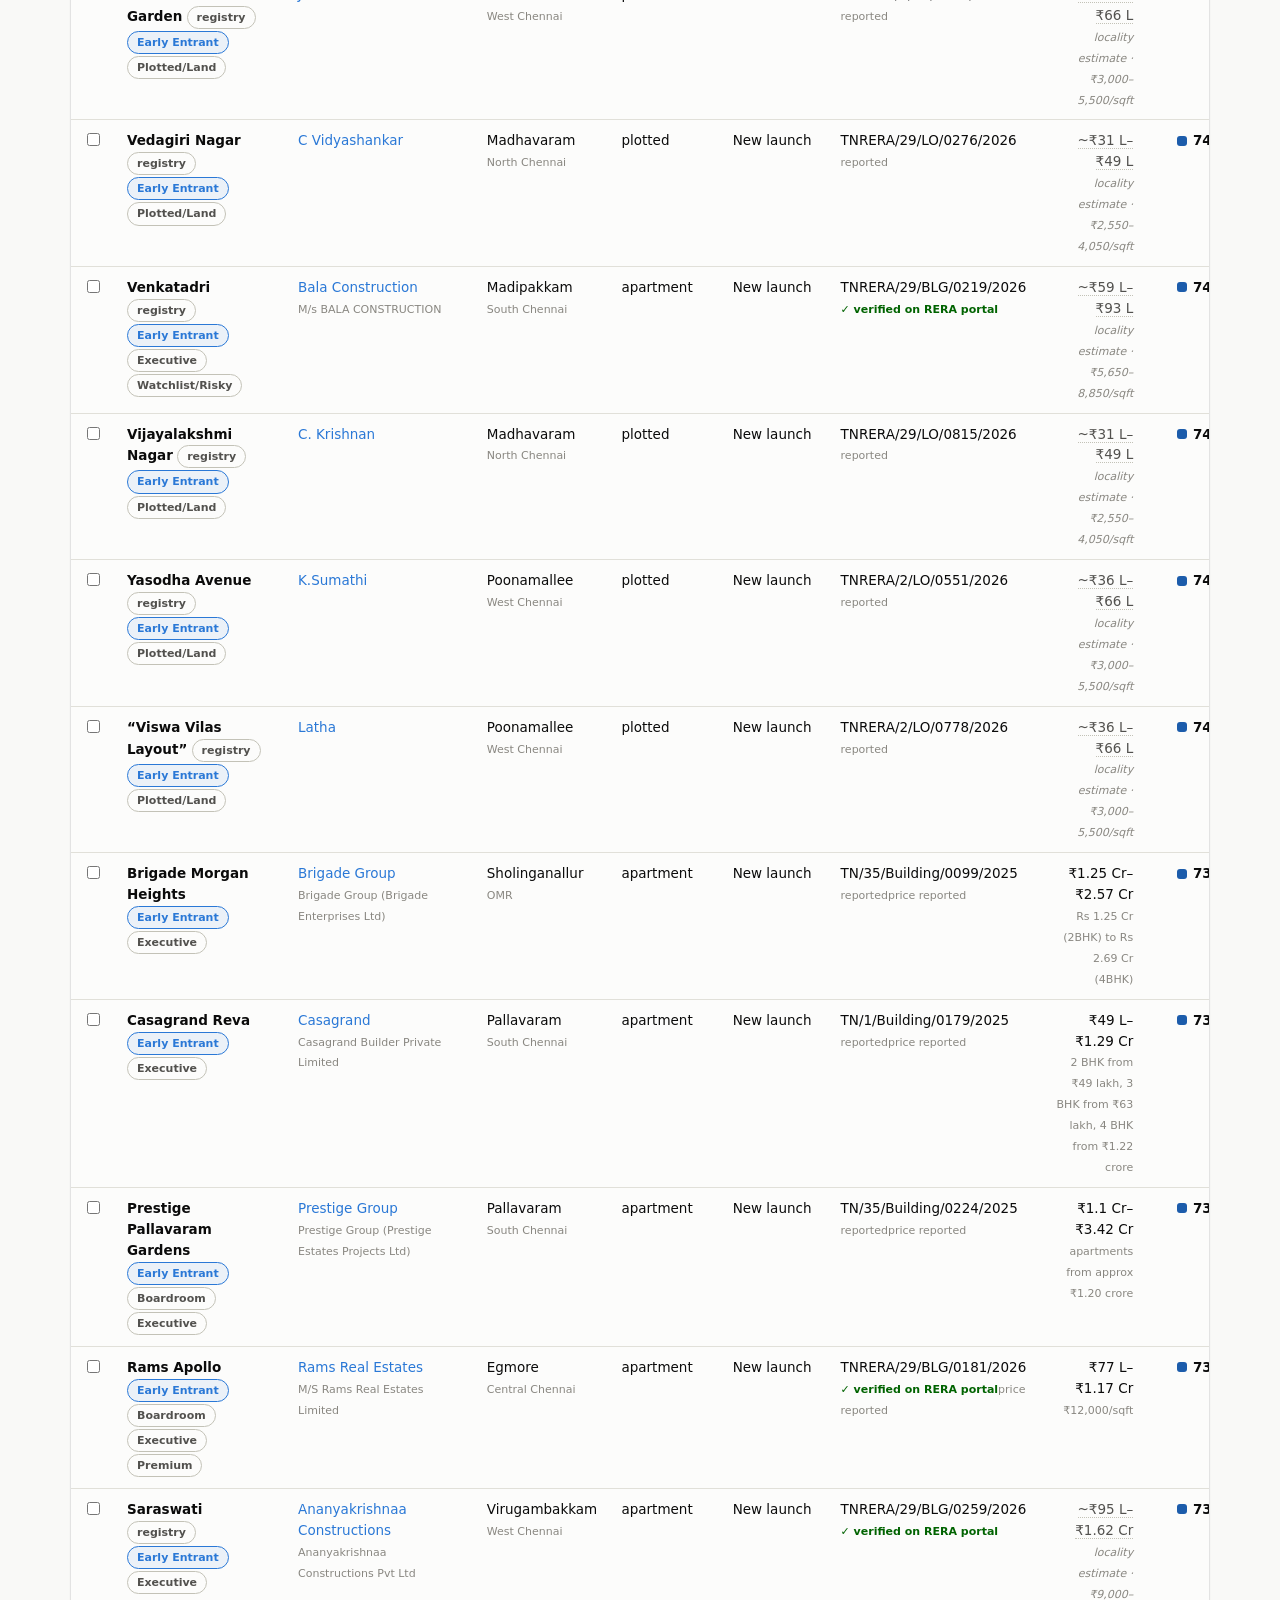
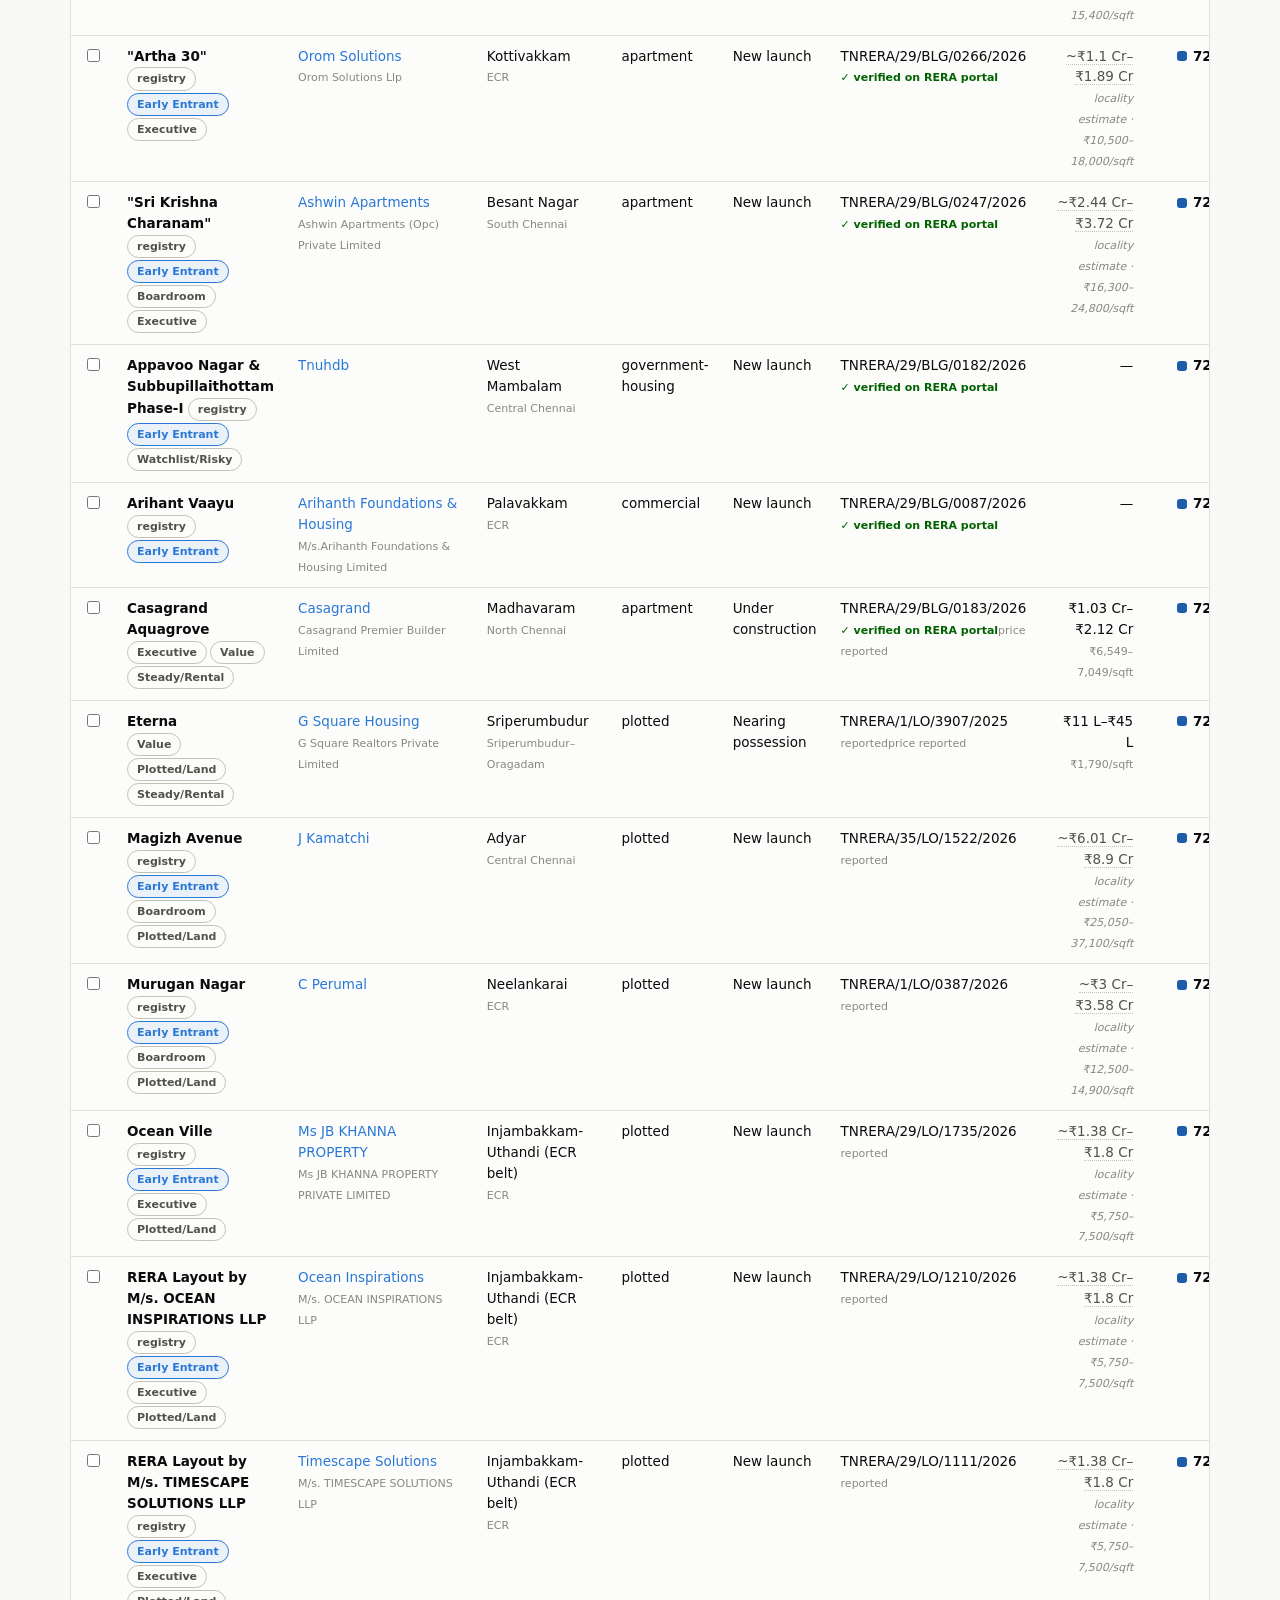
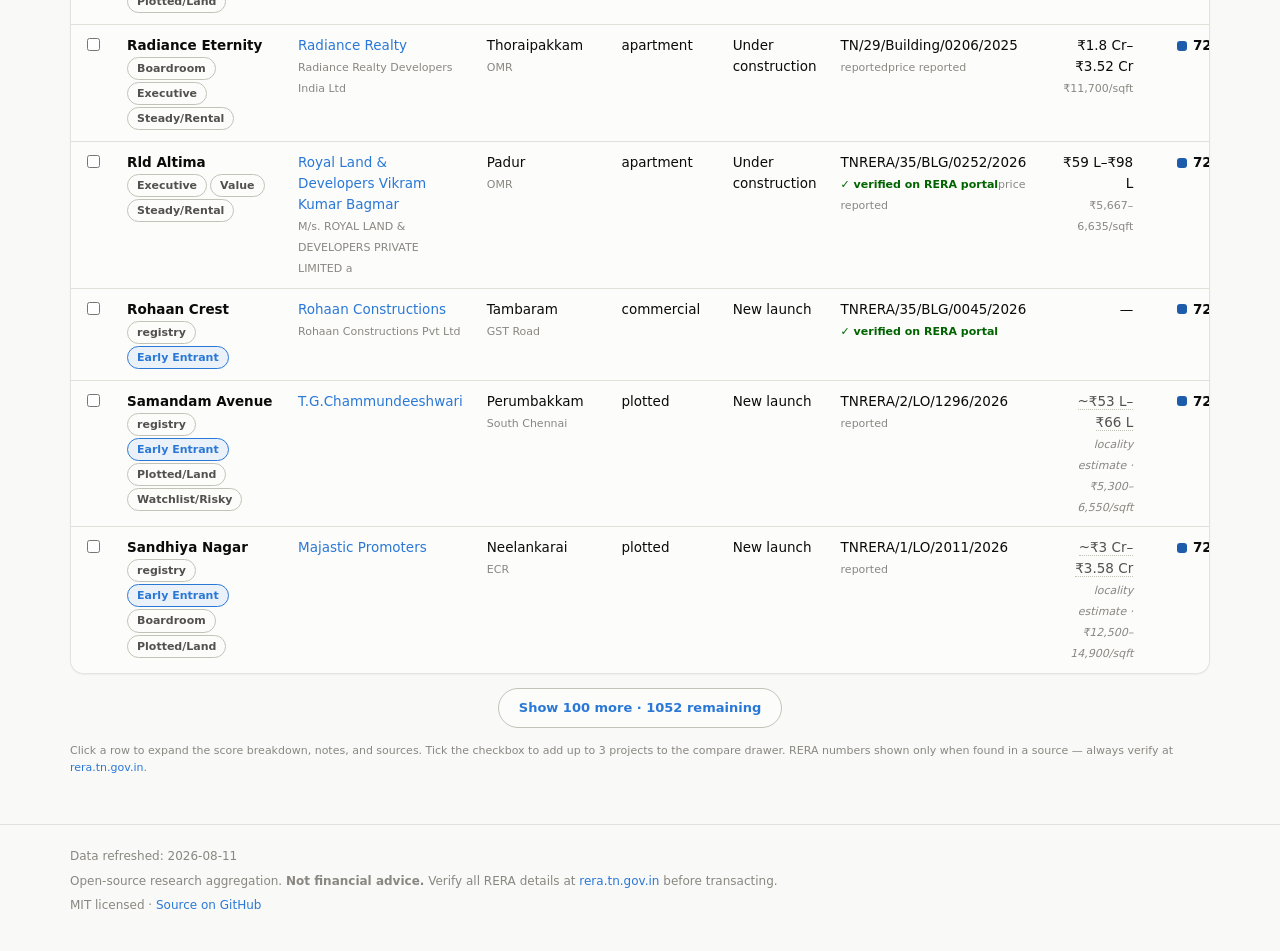
<file: docs/projects.html>
<!DOCTYPE html>
<html lang="en">
<head>
<meta charset="utf-8">
<meta name="viewport" content="width=device-width, initial-scale=1">
<link rel="icon" href="data:image/svg+xml,<svg xmlns=%22http://www.w3.org/2000/svg%22 viewBox=%220 0 100 100%22><text y=%22.9em%22 font-size=%2290%22>🏙️</text></svg>">
<title>All Projects — Chennai Real Estate Intelligence</title>
<link rel="stylesheet" href="assets/style.css">
</head>
<body>
<header class="site"><div class="wrap">
  <div class="brand">Chennai Real Estate Intelligence<small>Open-source RERA &amp; new-launch tracker</small></div>
  <nav class="main">
    <a href="index.html">Dashboard</a>
    <a href="map.html">Map</a>
    <a href="projects.html" class="active">Projects</a>
    <a href="developers.html">Developers</a>
    <a href="deals.html">Deals</a>
    <a href="localities.html">Localities</a>
    <a href="methodology.html">Methodology</a>
  </nav>
  <button class="theme-toggle" title="Toggle light/dark">◐</button>
</div></header>

<main class="wrap">
  <h1>All tracked projects</h1>
  <p class="refreshed"></p>

  <div class="filters">
    <input type="search" id="fSearch" placeholder="Search project / builder / locality…">
    <select id="fDeveloper"><option value="">All developers</option></select>
    <select id="fCorridor"><option value="">All zones</option></select>
    <select id="fType"><option value="">All types</option></select>
    <select id="fStage"><option value="">All stages</option></select>
    <select id="fCategory"><option value="">All categories</option></select>
    <select id="fRisk"><option value="">Any risk</option>
      <option>Low</option><option>Medium</option><option>High</option></select>
    <select id="fScore"><option value="">Any score</option>
      <option value="75">75+</option><option value="60">60+</option><option value="45">45+</option></select>
    <select id="fSource"><option value="">All records</option>
      <option value="curated">Researched (with pricing)</option>
      <option value="rera-registry">TNRERA registry only</option></select>
    <select id="fRera"><option value="">RERA: any</option>
      <option value="yes">Has RERA number</option>
      <option value="no">No RERA number found</option></select>
    <select id="fConf"><option value="">Any confidence</option>
      <option value="verified">Verified on RERA portal</option>
      <option value="reported">Reported only</option></select>
    <span class="count" id="fCount"></span>
  </div>

  <div class="table-scroll"><table id="projTable">
    <thead><tr>
      <th></th>
      <th data-k="name">Project</th>
      <th data-k="promoter">Builder</th>
      <th data-k="locality">Locality</th>
      <th data-k="type">Type</th>
      <th data-k="stage">Stage</th>
      <th data-k="rera_no">RERA no.</th>
      <th class="num" data-k="ticket_min_lakh">Ticket size</th>
      <th class="num" data-k="upside_score">Score ▾</th>
      <th data-k="risk">Risk</th>
    </tr></thead>
    <tbody></tbody>
  </table></div>
  <div id="moreWrap" style="text-align:center;margin:14px 0"></div>
  <p class="conf">Click a row to expand the score breakdown, notes, and sources. Tick the checkbox to add up to 3 projects to the compare drawer. RERA numbers shown only when found in a source — always verify at <a href="https://rera.tn.gov.in" target="_blank" rel="noopener">rera.tn.gov.in</a>.</p>
</main>

<footer class="site"><div class="wrap">
  <span class="refreshed"></span>
  <span>Open-source research aggregation. <strong>Not financial advice.</strong> Verify all RERA details at <a href="https://rera.tn.gov.in" target="_blank" rel="noopener">rera.tn.gov.in</a> before transacting.</span>
  <span>MIT licensed · <a href="https://github.com/SnuggieMsk/rstate" target="_blank" rel="noopener">Source on GitHub</a></span>
</div></footer>

<script src="assets/app.js"></script>
<script>
CRI.initTheme();
CRI.initPersonaBar(() => render());
let ALL = [], sortKey = 'upside_score', sortDir = -1, refreshCmp = null;

function fill(sel, values) {
  const el = document.getElementById(sel);
  [...new Set(values.filter(Boolean))].sort().forEach(v => {
    const o = document.createElement('option'); o.textContent = v; el.appendChild(o);
  });
}

function currentFilter() {
  const q = document.getElementById('fSearch').value.toLowerCase();
  const dev = document.getElementById('fDeveloper').value;
  const cor = document.getElementById('fCorridor').value;
  const typ = document.getElementById('fType').value;
  const stg = document.getElementById('fStage').value;
  const cat = document.getElementById('fCategory').value;
  const rsk = document.getElementById('fRisk').value;
  const sc = document.getElementById('fScore').value;
  const src = document.getElementById('fSource').value;
  const rera = document.getElementById('fRera').value;
  const conf = document.getElementById('fConf').value;
  return ALL.filter(p =>
    CRI.matchesPersona(p) &&
    (!q || (p.name + ' ' + (p.promoter || '') + ' ' + p.locality + ' ' + (p.developer || '')).toLowerCase().includes(q)) &&
    (!dev || p.developer === dev) &&
    (!cor || p.corridor === cor) && (!typ || p.type === typ) &&
    (!stg || p.stage === stg) && (!cat || (p.tags || []).includes(cat)) &&
    (!rsk || p.risk === rsk) && (!sc || (p.upside_score != null && p.upside_score >= +sc)) &&
    (!src || (p.source || 'curated') === src) &&
    (!rera || (rera === 'yes' ? !!p.rera_no : !p.rera_no)) &&
    (!conf || p.data_confidence === conf));
}

const PAGE = 100;   // rows rendered per batch — the registry stream runs to 1,100+
let shown = PAGE, lastRows = [];

function rowHTML(p, cmp) {
  return `<tr data-id="${p.id}" style="cursor:pointer">
      <td onclick="event.stopPropagation()"><input type="checkbox" data-cmp="${p.id}" ${cmp.includes(p.id) ? 'checked' : ''}></td>
      <td><strong>${p.name}</strong>${p.source === 'rera-registry' ? ' <span class="tag">registry</span>' : ''}<br>${CRI.tagsHTML(p.tags)}</td>
      <td>${p.developer ? `<a href="developers.html">${p.developer}</a>` : (p.promoter || '—')}
          ${p.developer && p.promoter && p.promoter !== p.developer ? `<br><span class="conf">${p.promoter.slice(0, 46)}</span>` : ''}</td>
      <td>${p.locality}<br><span class="conf">${p.corridor || ''}</span></td>
      <td>${p.type || '—'}</td>
      <td>${CRI.stageLabel(p.stage)}</td>
      <td>${p.rera_no ? p.rera_no : '<span class="conf">not found</span>'}<br>${CRI.confHTML(p.data_confidence)}${CRI.priceConfHTML(p)}</td>
      <td class="num">${CRI.priceCell(p)}</td>
      <td class="num">${CRI.scoreHTML(p.upside_score)}</td>
      <td>${CRI.riskHTML(p.risk)}</td>
    </tr>`;
}

function detailHTML(p) {
  return `<td colspan="10" style="background:var(--page)">
    <div style="display:grid;grid-template-columns:1fr 1fr;gap:18px;max-width:960px">
      <div><strong>Score breakdown</strong>${CRI.breakdownHTML(p)}
        <p style="font-size:12.5px;color:var(--text-secondary)">${p.score_rationale || ''}</p>
        <p style="font-size:12px">Segment fit — Boardroom ${p.segment_fit?.boardroom ?? 0} ·
          Executive ${p.segment_fit?.executive ?? 0} · Value ${p.segment_fit?.value ?? 0}</p></div>
      <div style="font-size:12.5px">
        ${p.config_mix ? '<p style="margin:2px 0"><strong>Configuration:</strong> ' + p.config_mix + '</p>' : ''}
        ${p.total_units ? '<p style="margin:2px 0"><strong>Units:</strong> ' + CRI.fmtN(p.total_units) + (p.density_note ? ' — ' + p.density_note : '') + '</p>' : ''}
        ${p.expected_completion ? '<p style="margin:2px 0"><strong>Expected completion:</strong> ' + p.expected_completion + '</p>' : ''}
        ${p.registration_date ? '<p style="margin:2px 0"><strong>Registered/announced:</strong> ' + p.registration_date + '</p>' : ''}
        ${p.notes ? '<p style="margin:6px 0;color:var(--text-secondary)">' + p.notes + '</p>' : ''}
        <p style="margin:6px 0" class="conf">Last checked ${p.last_checked || '—'} · Sources: ${CRI.sourcesHTML(p.sources)}</p>
      </div>
    </div></td>`;
}

function paint() {
  const cmp = CRI.compareList();
  const slice = lastRows.slice(0, shown);
  const tbody = document.querySelector('#projTable tbody');
  tbody.innerHTML = slice.map(p => rowHTML(p, cmp)).join('') ||
    '<tr><td colspan="10" class="conf">No projects match this lens and filters.</td></tr>';
  const more = document.getElementById('moreWrap');
  const remaining = lastRows.length - slice.length;
  more.innerHTML = remaining > 0
    ? `<button id="moreBtn" class="more-btn">Show ${Math.min(PAGE, remaining)} more · ${remaining} remaining</button>`
    : (lastRows.length > PAGE ? `<span class="conf">All ${lastRows.length} shown</span>` : '');
  const btn = document.getElementById('moreBtn');
  if (btn) btn.addEventListener('click', () => { shown += PAGE; paint(); });
}

function render() {
  lastRows = currentFilter().sort((a, b) => {
    const av = a[sortKey], bv = b[sortKey];
    if (av == null && bv == null) return 0;
    if (av == null) return 1;
    if (bv == null) return -1;
    return (av < bv ? -1 : av > bv ? 1 : 0) * sortDir;
  });
  shown = PAGE;
  document.getElementById('fCount').textContent = lastRows.length + ' of ' + ALL.length + ' projects';
  paint();
}

// One delegated listener for the whole table beats ~2,300 per-element listeners.
document.querySelector('#projTable tbody').addEventListener('change', e => {
  const cb = e.target.closest('[data-cmp]');
  if (!cb) return;
  if (!CRI.toggleCompare(cb.dataset.cmp)) { cb.checked = false; alert('Compare up to 3 projects at a time.'); }
  if (refreshCmp) refreshCmp();
});

document.querySelector('#projTable tbody').addEventListener('click', e => {
  const tr = e.target.closest('tr[data-id]');
  if (!tr || e.target.closest('[data-cmp]') || e.target.closest('a')) return;
  const next = tr.nextElementSibling;
  if (next && next.classList.contains('detail')) { next.remove(); return; }
  document.querySelectorAll('tr.detail').forEach(d => d.remove());
  const p = ALL.find(x => x.id === tr.dataset.id);
  if (!p) return;
  const d = document.createElement('tr');
  d.className = 'detail';
  d.innerHTML = detailHTML(p);
  tr.after(d);
});

document.querySelector('#projTable tbody').innerHTML =
  '<tr><td colspan="10">' + '<div class="skel skel-row"></div>'.repeat(6) + '</td></tr>';
CRI.loadAll().then(({ projects, meta }) => {
  CRI.setRefreshed(meta);
  ALL = projects.filter(CRI.isLive);
  refreshCmp = CRI.initCompareBar(ALL);
  // Developers sorted by portfolio size so the big names surface first.
  const devCounts = {};
  ALL.forEach(p => { if (p.developer) devCounts[p.developer] = (devCounts[p.developer] || 0) + 1; });
  const devSel = document.getElementById('fDeveloper');
  Object.entries(devCounts).sort((a, b) => b[1] - a[1] || a[0].localeCompare(b[0]))
    .forEach(([name, n]) => {
      const o = document.createElement('option');
      o.value = name; o.textContent = `${name} (${n})`;
      devSel.appendChild(o);
    });
  fill('fCorridor', ALL.map(p => p.corridor));
  fill('fType', ALL.map(p => p.type));
  fill('fStage', ALL.map(p => p.stage));
  fill('fCategory', ALL.flatMap(p => p.tags || []));
  ['fSearch', 'fDeveloper', 'fCorridor', 'fType', 'fStage', 'fCategory', 'fRisk', 'fScore',
   'fSource', 'fRera', 'fConf'].forEach(id =>
    document.getElementById(id).addEventListener('input', render));
  document.querySelectorAll('#projTable th').forEach(th =>
    th.addEventListener('click', () => {
      const k = th.dataset.k; if (!k) return;
      if (sortKey === k) sortDir *= -1; else { sortKey = k; sortDir = k === 'upside_score' || k === 'ticket_min_lakh' ? -1 : 1; }
      document.querySelectorAll('#projTable th').forEach(h => h.innerHTML = h.innerHTML.replace(/ <span class="dir">.*<\/span>/, ''));
      th.innerHTML += ` <span class="dir">${sortDir === 1 ? '▴' : '▾'}</span>`;
      render();
    }));
  render();
});
</script>
</body>
</html>
</file>
<file: docs/assets/style.css>
/* Chennai Real Estate Intelligence — design system
   Palette follows the validated reference set: sequential blue for Upside Score,
   reserved status colors for risk, text never wears series color. */
:root {
  color-scheme: light;
  --page: #f9f9f7;
  --surface-1: #fcfcfb;
  --text-primary: #0b0b0b;
  --text-secondary: #52514e;
  --text-muted: #898781;
  --grid: #e1e0d9;
  --baseline: #c3c2b7;
  --border: rgba(11, 11, 11, 0.10);
  --accent: #2a78d6;
  --accent-strong: #1c5cab;
  --accent-soft: rgba(42, 120, 214, 0.08);
  /* Upside Score ordinal ramp (sequential blue, steps 250/400/550/700) */
  --score-1: #86b6ef;
  --score-2: #3987e5;
  --score-3: #1c5cab;
  --score-4: #0d366b;
  /* Status (risk) — reserved, never themed */
  --status-good: #0ca30c;
  --status-warning: #fab219;
  --status-serious: #ec835a;
  --status-critical: #d03b3b;
  --success-text: #006300;
  /* System */
  --radius: 14px;
  --radius-sm: 9px;
  --shadow-1: 0 1px 2px rgba(11, 11, 11, 0.05);
  --shadow-2: 0 6px 20px -6px rgba(11, 11, 11, 0.14);
  --ease: 160ms cubic-bezier(.4, 0, .2, 1);
  --header-bg: rgba(252, 252, 251, 0.86);
}
@media (prefers-color-scheme: dark) {
  :root:where(:not([data-theme="light"])) {
    color-scheme: dark;
    --page: #0d0d0d;
    --surface-1: #1a1a19;
    --text-primary: #ffffff;
    --text-secondary: #c3c2b7;
    --text-muted: #898781;
    --grid: #2c2c2a;
    --baseline: #383835;
    --border: rgba(255, 255, 255, 0.10);
    --accent: #3987e5;
    --accent-strong: #86b6ef;
    --accent-soft: rgba(57, 135, 229, 0.14);
    --score-1: #86b6ef;
    --score-2: #3987e5;
    --score-3: #256abf;
    --score-4: #184f95;
    --success-text: #0ca30c;
    --shadow-1: 0 1px 2px rgba(0, 0, 0, 0.4);
    --shadow-2: 0 8px 24px -8px rgba(0, 0, 0, 0.6);
    --header-bg: rgba(26, 26, 25, 0.86);
  }
}
:root[data-theme="dark"] {
  color-scheme: dark;
  --page: #0d0d0d;
  --surface-1: #1a1a19;
  --text-primary: #ffffff;
  --text-secondary: #c3c2b7;
  --text-muted: #898781;
  --grid: #2c2c2a;
  --baseline: #383835;
  --border: rgba(255, 255, 255, 0.10);
  --accent: #3987e5;
  --accent-strong: #86b6ef;
  --accent-soft: rgba(57, 135, 229, 0.14);
  --score-1: #86b6ef;
  --score-2: #3987e5;
  --score-3: #256abf;
  --score-4: #184f95;
  --success-text: #0ca30c;
  --shadow-1: 0 1px 2px rgba(0, 0, 0, 0.4);
  --shadow-2: 0 8px 24px -8px rgba(0, 0, 0, 0.6);
  --header-bg: rgba(26, 26, 25, 0.86);
}

* { box-sizing: border-box; }
html, body { margin: 0; padding: 0; }
body {
  background: var(--page);
  color: var(--text-primary);
  font-family: system-ui, -apple-system, "Segoe UI", sans-serif;
  font-size: 15px;
  line-height: 1.55;
  -webkit-font-smoothing: antialiased;
}
a { color: var(--accent); text-decoration: none; }
a:hover { text-decoration: underline; }
:focus-visible { outline: 2px solid var(--accent); outline-offset: 2px; border-radius: 4px; }
::selection { background: var(--accent-soft); }

.wrap { max-width: 1180px; margin: 0 auto; padding: 0 20px; }
main.wrap { animation: rise 280ms cubic-bezier(.2, .7, .3, 1) both; }
@keyframes rise { from { opacity: 0; transform: translateY(6px); } to { opacity: 1; transform: none; } }
@media (prefers-reduced-motion: reduce) {
  main.wrap { animation: none; }
  * { transition: none !important; }
}

/* ---------- Header / nav ---------- */
header.site {
  border-bottom: 1px solid var(--border);
  background: var(--header-bg);
  backdrop-filter: blur(10px);
  -webkit-backdrop-filter: blur(10px);
  position: sticky; top: 0; z-index: 1100;
}
header.site .wrap {
  display: flex; align-items: center; gap: 18px; flex-wrap: wrap;
  padding-top: 10px; padding-bottom: 10px;
}
.brand { font-weight: 700; font-size: 16px; color: var(--text-primary); position: relative; padding-left: 22px; }
.brand::before {
  content: ""; position: absolute; left: 0; top: 5px; width: 13px; height: 13px;
  border-radius: 4px;
  background: linear-gradient(135deg, var(--score-2), var(--score-4));
}
.brand small { display: block; font-weight: 400; font-size: 11px; color: var(--text-muted); }
nav.main { display: flex; gap: 2px; flex-wrap: wrap; margin-left: auto; }
nav.main a {
  padding: 6px 12px; border-radius: 999px; color: var(--text-secondary); font-weight: 500;
  font-size: 13.5px; transition: background var(--ease), color var(--ease);
}
nav.main a:hover { background: var(--accent-soft); text-decoration: none; color: var(--text-primary); }
nav.main a.active { background: var(--accent); color: #fff; }
.theme-toggle {
  border: 1px solid var(--border); background: var(--surface-1); color: var(--text-secondary);
  border-radius: 999px; width: 34px; height: 34px; cursor: pointer; font: inherit; font-size: 14px;
  display: inline-flex; align-items: center; justify-content: center;
  transition: border-color var(--ease), transform var(--ease);
}
.theme-toggle:hover { border-color: var(--accent); transform: rotate(24deg); }

.refreshed { font-size: 12px; color: var(--text-muted); }

/* ---------- Persona lens bar ---------- */
.persona-bar { background: var(--surface-1); border-bottom: 1px solid var(--border); }
.persona-bar .wrap { display: flex; align-items: center; gap: 8px; padding: 8px 20px; flex-wrap: nowrap; overflow-x: auto; scrollbar-width: none; }
.persona-bar .wrap::-webkit-scrollbar { display: none; }
.persona-bar .pb-label { font-size: 12px; color: var(--text-muted); white-space: nowrap; flex: none; }
.persona-bar button {
  font: inherit; font-size: 12.5px; font-weight: 600; cursor: pointer; white-space: nowrap; flex: none;
  padding: 5px 13px; border-radius: 999px; border: 1px solid var(--baseline);
  background: var(--surface-1); color: var(--text-secondary);
  transition: border-color var(--ease), background var(--ease), color var(--ease), box-shadow var(--ease);
}
.persona-bar button:hover { border-color: var(--accent); color: var(--accent); }
.persona-bar button.on { background: var(--accent); border-color: var(--accent); color: #fff; box-shadow: var(--shadow-1); }

/* ---------- Headings ---------- */
h1 { font-size: 26px; letter-spacing: -0.02em; margin: 28px 0 4px; }
h2 { font-size: 18px; letter-spacing: -0.01em; margin: 34px 0 10px; }
.sub { color: var(--text-secondary); margin: 0 0 6px; max-width: 72ch; }

/* ---------- Stat tiles ---------- */
.tiles { display: grid; grid-template-columns: repeat(auto-fit, minmax(168px, 1fr)); gap: 14px; margin: 22px 0; }
.tile {
  background: var(--surface-1); border: 1px solid var(--border); border-radius: var(--radius);
  padding: 14px 16px; box-shadow: var(--shadow-1); display: block; color: inherit;
  transition: transform var(--ease), box-shadow var(--ease), border-color var(--ease);
}
a.tile:hover { transform: translateY(-2px); box-shadow: var(--shadow-2); border-color: var(--accent); text-decoration: none; }
.tile .k { font-size: 12px; color: var(--text-secondary); }
.tile .v { font-size: 30px; font-weight: 700; line-height: 1.15; margin-top: 2px; letter-spacing: -0.02em; }
.tile .s { font-size: 12px; color: var(--text-muted); margin-top: 3px; }

/* ---------- Cards ---------- */
.card {
  background: var(--surface-1); border: 1px solid var(--border); border-radius: var(--radius);
  padding: 16px 18px; margin: 14px 0; box-shadow: var(--shadow-1);
  transition: box-shadow var(--ease), border-color var(--ease);
}
.loc-card:hover, .deal-card:hover { box-shadow: var(--shadow-2); border-color: color-mix(in oklab, var(--accent) 40%, var(--border)); }

/* ---------- Filters ---------- */
.filters { display: flex; gap: 10px; flex-wrap: wrap; align-items: center; margin: 16px 0; }
.filters select, .filters input[type="search"] {
  background: var(--surface-1); color: var(--text-primary); border: 1px solid var(--baseline);
  border-radius: var(--radius-sm); padding: 8px 11px; font: inherit; font-size: 13px;
  transition: border-color var(--ease);
  /* A <select> sizes to its longest option; the developer list would otherwise
     stretch the filter row well past the page width. */
  max-width: 210px;
}
.filters input[type="search"] { min-width: 190px; }
.filters select { text-overflow: ellipsis; }
.filters select:hover, .filters input[type="search"]:hover { border-color: var(--accent); }
.filters label { font-size: 12px; color: var(--text-secondary); }
.filters .count { margin-left: auto; font-size: 12px; color: var(--text-muted); font-variant-numeric: tabular-nums; }

/* ---------- Tables ---------- */
.table-scroll { overflow-x: auto; border: 1px solid var(--border); border-radius: var(--radius); background: var(--surface-1); box-shadow: var(--shadow-1); }
table { border-collapse: collapse; width: 100%; font-size: 13.5px; }
th, td { text-align: left; padding: 10px 12px; border-bottom: 1px solid var(--grid); vertical-align: top; }
th {
  font-size: 11px; text-transform: uppercase; letter-spacing: 0.05em;
  color: var(--text-muted); background: var(--surface-1); position: sticky; top: 0; z-index: 1;
  cursor: pointer; user-select: none; white-space: nowrap;
}
th .dir { color: var(--accent); }
tr:last-child td { border-bottom: none; }
tbody tr { transition: background var(--ease); }
tbody tr:hover { background: var(--accent-soft); }
tbody tr.detail:hover { background: transparent; }
td.num, th.num { text-align: right; font-variant-numeric: tabular-nums; }

/* ---------- Score pill — colored chip + plain-ink number ---------- */
.score { display: inline-flex; align-items: center; gap: 6px; font-variant-numeric: tabular-nums; font-weight: 600; }
.score i { width: 10px; height: 10px; border-radius: 3px; display: inline-block; flex: none; }
.score-band-1 i { background: var(--score-1); }
.score-band-2 i { background: var(--score-2); }
.score-band-3 i { background: var(--score-3); }
.score-band-4 i { background: var(--score-4); }

/* ---------- Risk badge — icon + label, never color alone ---------- */
.risk { display: inline-flex; align-items: center; gap: 5px; font-size: 12px; font-weight: 600; white-space: nowrap; }
.risk i { width: 9px; height: 9px; border-radius: 50%; display: inline-block; flex: none; }
.risk-Low i { background: var(--status-good); }
.risk-Medium i { background: var(--status-warning); }
.risk-High i { background: var(--status-critical); }

/* ---------- Tags ---------- */
.tag {
  display: inline-block; font-size: 11px; font-weight: 600; padding: 2px 9px;
  border: 1px solid var(--baseline); border-radius: 999px; color: var(--text-secondary);
  margin: 1px 3px 1px 0; white-space: nowrap;
}
.tag.hot { border-color: var(--accent); color: var(--accent); background: var(--accent-soft); }
.loc-card .tag { white-space: normal; }

.conf { font-size: 11px; color: var(--text-muted); }

/* A locality-benchmark estimate, never a price anyone published for this project.
   Held visually below a researched price: lighter weight, dotted underline, always
   prefixed "~" so it can never be mistaken for a quote. */
.est {
  font-weight: 500; color: var(--text-secondary);
  border-bottom: 1px dotted var(--baseline); cursor: help;
}
.est-label { font-style: italic; }

/* ---------- Tier badges ---------- */
.tier { display: inline-block; font-size: 10.5px; font-weight: 700; letter-spacing: .04em;
  padding: 2px 8px; border-radius: 999px; text-transform: uppercase; vertical-align: 2px; }
.tier-Prime { background: var(--score-4); color: #fff; }
.tier-Established { background: var(--score-2); color: #fff; }
.tier-Growth { background: var(--grid); color: var(--text-primary); }
.tier-Emerging { background: transparent; border: 1px solid var(--baseline); color: var(--text-secondary); }

/* ---------- Score breakdown bars ---------- */
.bd { margin: 4px 0; }
.bd .row { display: flex; align-items: center; gap: 8px; font-size: 12px; margin: 3px 0; }
.bd .lbl { width: 150px; color: var(--text-secondary); flex: none; }
.bd .bar { flex: 1; height: 8px; background: var(--grid); border-radius: 4px; overflow: hidden; }
.bd .bar > span { display: block; height: 100%; background: var(--accent); border-radius: 4px; }
.bd .val { width: 34px; text-align: right; font-variant-numeric: tabular-nums; color: var(--text-secondary); }

/* ---------- Deals ---------- */
.deal-grid { display: grid; grid-template-columns: repeat(auto-fill, minmax(330px, 1fr)); gap: 14px; }
.deal-card h3 { margin: 0 0 2px; font-size: 15px; }
.deal-card .reserve { font-size: 22px; font-weight: 700; font-variant-numeric: tabular-nums; letter-spacing: -0.01em; }
.deal-card.expired { opacity: .55; }
.deal-card.expired:hover { opacity: .85; }
.discount { display: inline-flex; align-items: center; gap: 6px; font-weight: 700; color: var(--success-text); }
.discount i { width: 10px; height: 10px; border-radius: 3px; background: var(--status-good); display: inline-block; }
.disc-bar { height: 8px; background: var(--grid); border-radius: 4px; overflow: hidden; margin: 6px 0; }
.disc-bar > span { display: block; height: 100%; background: var(--status-good); border-radius: 4px; }
.dd-flag { display: inline-block; font-size: 11px; font-weight: 600; padding: 2px 8px; margin: 1px 3px 1px 0;
  border-radius: 999px; border: 1px solid var(--status-serious); color: var(--status-serious); }
.countdown { font-weight: 700; color: var(--accent); font-variant-numeric: tabular-nums; }
.deal-notice { border-left: 3px solid var(--status-warning); padding: 10px 14px; font-size: 12.5px;
  background: var(--surface-1); border-radius: 0 10px 10px 0; margin: 14px 0; color: var(--text-secondary); }

/* ---------- Locality explorer ---------- */
.loc-search { width: 100%; max-width: 380px; }
.loc-grid { display: grid; grid-template-columns: repeat(auto-fill, minmax(320px, 1fr)); gap: 14px; }
.loc-card h3 { margin: 0; font-size: 15.5px; }
.loc-card .price { font-size: 21px; font-weight: 700; margin: 5px 0 2px; font-variant-numeric: tabular-nums; letter-spacing: -0.01em; }
.loc-card .trend { font-size: 12px; font-weight: 600; }
.band-bar { position: relative; height: 6px; background: var(--grid); border-radius: 3px; margin: 7px 0 2px; overflow: hidden; }
.band-bar > span { position: absolute; top: 0; bottom: 0; background: linear-gradient(90deg, var(--score-1), var(--score-3)); border-radius: 3px; }
.band-scale { display: flex; justify-content: space-between; font-size: 10px; color: var(--text-muted); font-variant-numeric: tabular-nums; }
.trend-rising-fast, .trend-rising { color: var(--success-text); }
.trend-stable { color: var(--text-secondary); }
.trend-soft, .trend-cooling { color: var(--status-serious); }
.trend-falling { color: var(--status-critical); }

/* ---------- Summary strip (Deals / Localities) ---------- */
.strip { display: flex; gap: 10px; flex-wrap: wrap; margin: 14px 0 4px; }
.strip .chip {
  background: var(--surface-1); border: 1px solid var(--border); border-radius: 999px;
  padding: 5px 14px; font-size: 12.5px; color: var(--text-secondary);
}
.strip .chip strong { color: var(--text-primary); font-variant-numeric: tabular-nums; }

/* ---------- Map ---------- */
#map { position: fixed; inset: 57px 0 0 0; background: var(--page); }
.map-legend {
  position: absolute; z-index: 1000; right: 12px; bottom: 24px;
  background: var(--surface-1); border: 1px solid var(--border); border-radius: 12px;
  padding: 11px 13px; font-size: 12px; max-width: 235px; box-shadow: var(--shadow-2);
}
.map-legend .row { display: flex; align-items: center; gap: 7px; margin: 3px 0; }
.map-legend i { width: 12px; height: 12px; border-radius: 50%; display: inline-block; border: 2px solid #fff; box-shadow: 0 0 0 1px rgba(0,0,0,.25); flex: none; }
.map-controls {
  position: absolute; z-index: 1000; left: 12px; top: 70px;
  background: var(--surface-1); border: 1px solid var(--border); border-radius: 12px;
  padding: 11px 13px; font-size: 12.5px; box-shadow: var(--shadow-2);
}
.map-controls label { display: block; margin: 4px 0; cursor: pointer; }
.map-controls input { accent-color: var(--accent); }
.leaflet-popup-content { font: 13px/1.5 system-ui, -apple-system, "Segoe UI", sans-serif; }
.pop h3 { margin: 0 0 2px; font-size: 14.5px; }
.pop .meta { color: #52514e; font-size: 12px; margin-bottom: 6px; }
.pop table { font-size: 12px; }
.pop td { padding: 2px 6px 2px 0; border: none; }

/* ---------- Compare drawer ---------- */
.cmp-bar { position: fixed; left: 0; right: 0; bottom: 0; z-index: 1200;
  background: var(--surface-1); border-top: 1px solid var(--border);
  padding: 9px 20px; display: none; align-items: center; gap: 12px; font-size: 13px;
  box-shadow: 0 -4px 16px rgba(0,0,0,.08); }
.cmp-bar.show { display: flex; animation: rise 200ms both; }
.cmp-bar button { font: inherit; font-size: 12.5px; font-weight: 600; cursor: pointer;
  padding: 6px 14px; border-radius: var(--radius-sm); border: 1px solid var(--accent);
  background: var(--accent); color: #fff; transition: filter var(--ease); }
.cmp-bar button:hover { filter: brightness(1.1); }
.cmp-bar button.ghost { background: transparent; color: var(--accent); }
.cmp-overlay { position: fixed; inset: 0; z-index: 1300; background: rgba(0,0,0,.45); display: none;
  align-items: flex-start; justify-content: center; overflow: auto; padding: 30px 12px; }
.cmp-overlay.show { display: flex; }
.cmp-sheet { background: var(--page); border-radius: var(--radius); max-width: 1080px; width: 100%;
  padding: 22px; position: relative; box-shadow: var(--shadow-2); animation: rise 220ms both; }
.cmp-sheet table { background: var(--surface-1); border-radius: 10px; }
.cmp-sheet th:first-child, .cmp-sheet td:first-child { color: var(--text-muted); font-size: 12px; width: 150px; }
.cmp-close { position: absolute; top: 14px; right: 14px; width: 32px; height: 32px;
  border-radius: 999px; border: 1px solid var(--border); background: var(--surface-1);
  color: var(--text-secondary); font: inherit; font-size: 15px; cursor: pointer;
  display: inline-flex; align-items: center; justify-content: center; }
.cmp-close:hover { border-color: var(--status-critical); color: var(--status-critical); }

/* ---------- Loading skeletons ---------- */
.skel { border-radius: var(--radius-sm); background: linear-gradient(100deg, var(--grid) 40%, var(--surface-1) 50%, var(--grid) 60%);
  background-size: 200% 100%; animation: shimmer 1.3s infinite linear; }
@keyframes shimmer { to { background-position: -200% 0; } }
.skel-tile { height: 92px; }
.skel-row { height: 46px; margin: 8px 0; }
.skel-card { height: 200px; }

/* ---------- Print brief ---------- */
@media print {
  header.site, .persona-bar, .filters, footer.site, .theme-toggle, .cmp-bar, .map-controls, .cmp-close { display: none !important; }
  body { background: #fff; color: #000; }
  .cmp-overlay { position: static; display: block !important; background: none; padding: 0; }
  .cmp-sheet { box-shadow: none; max-width: none; animation: none; }
  a { color: #000; text-decoration: none; }
}

/* ---------- Footer ---------- */
footer.site {
  margin-top: 48px; padding: 22px 0 36px; border-top: 1px solid var(--border);
  font-size: 12px; color: var(--text-muted);
}
footer.site .wrap { display: flex; flex-direction: column; gap: 6px; }

/* ---------- Mobile ---------- */
@media (max-width: 640px) {
  h1 { font-size: 22px; }
  .tile .v { font-size: 24px; }
  .bd .lbl { width: 108px; }
  #map { inset: 96px 0 0 0; }
  .filters .count { margin-left: 0; width: 100%; }
  nav.main { gap: 0; }
  nav.main a { padding: 6px 9px; font-size: 12.5px; }
}

/* "Show more" pagination for the large project table */
.more-btn {
  font: inherit; font-size: 13px; font-weight: 600; cursor: pointer;
  padding: 9px 20px; border-radius: 999px; border: 1px solid var(--baseline);
  background: var(--surface-1); color: var(--accent);
  transition: border-color var(--ease), background var(--ease);
}
.more-btn:hover { border-color: var(--accent); background: var(--accent-soft); }

/* Official-portal verification badge — a stronger signal than 'reported' */
.verified-badge {
  font-size: 11px; font-weight: 700; color: var(--success-text);
  white-space: nowrap;
}

/* A reserve above the locality band is a warning, not a bargain — it must not
   borrow the green treatment the discount badge uses. */
.discount.premium { color: var(--status-critical); }
.discount.premium i { background: var(--status-critical); }
</file>
